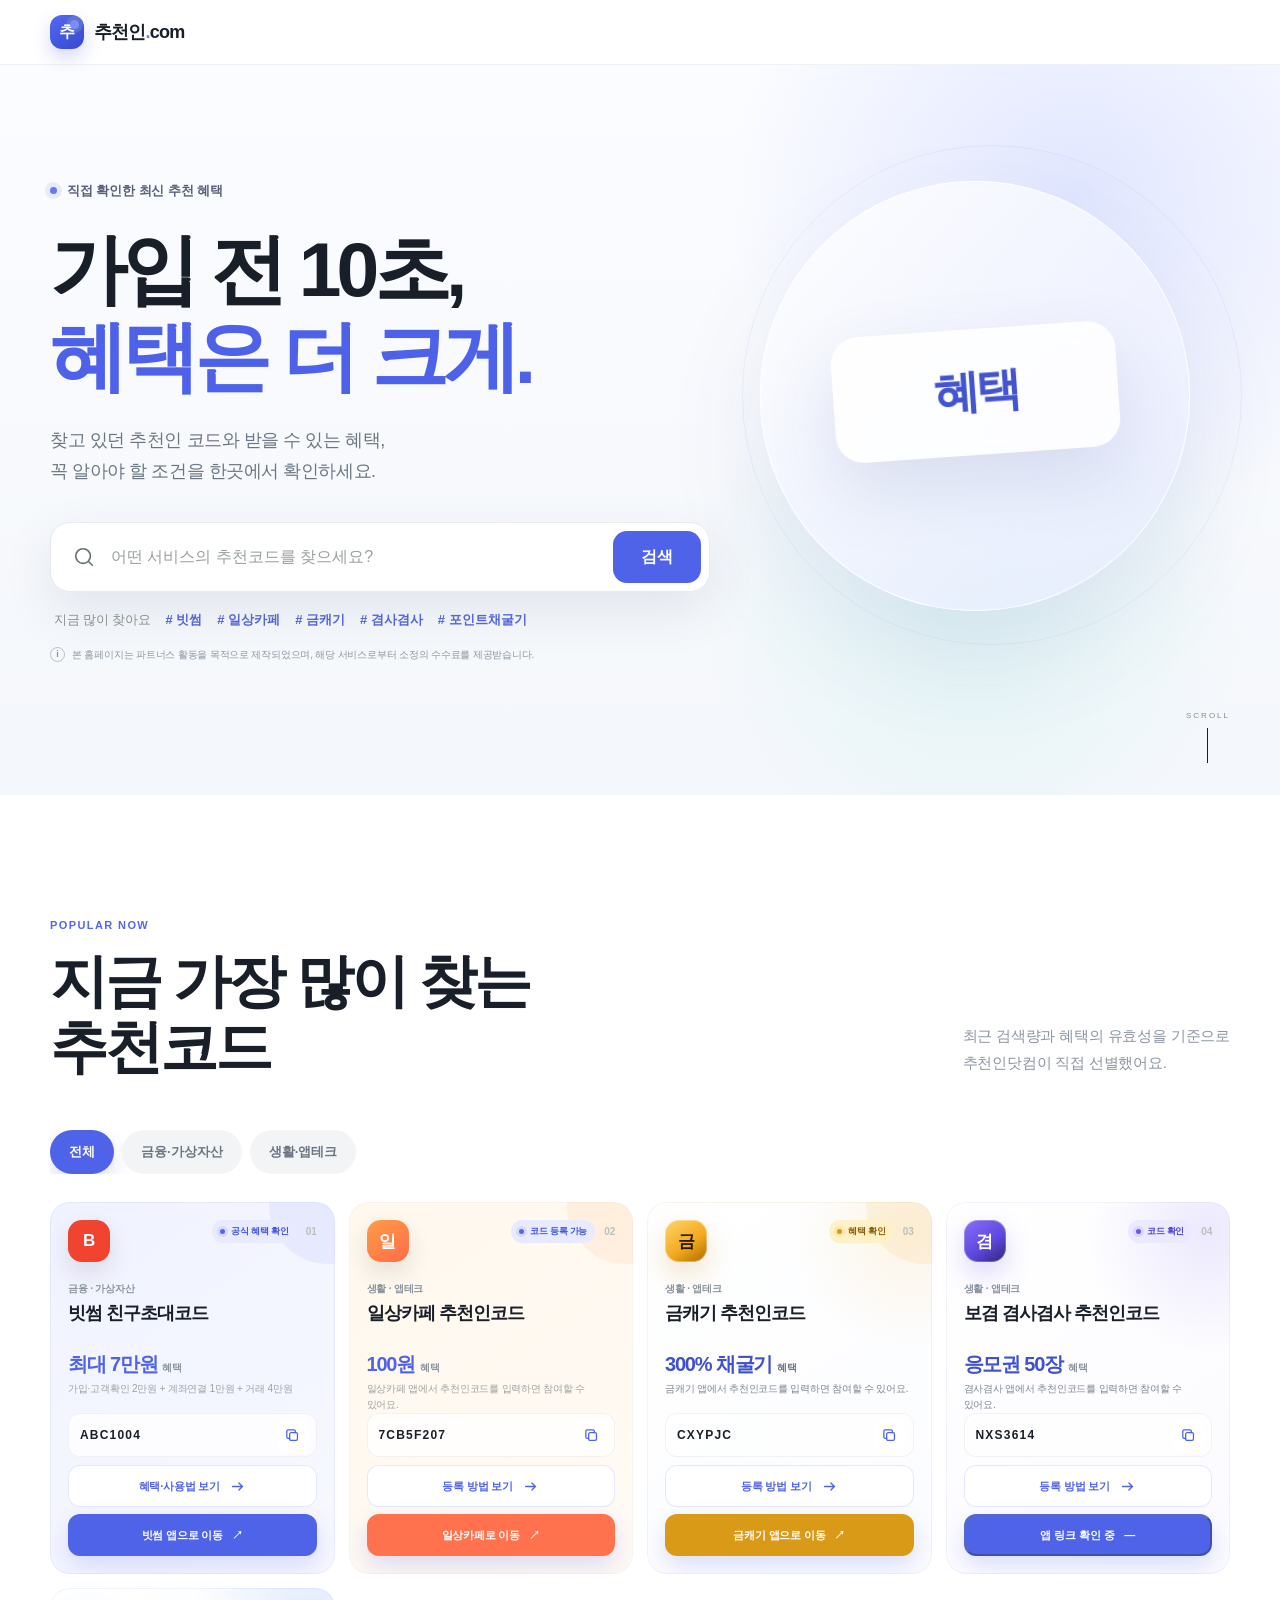
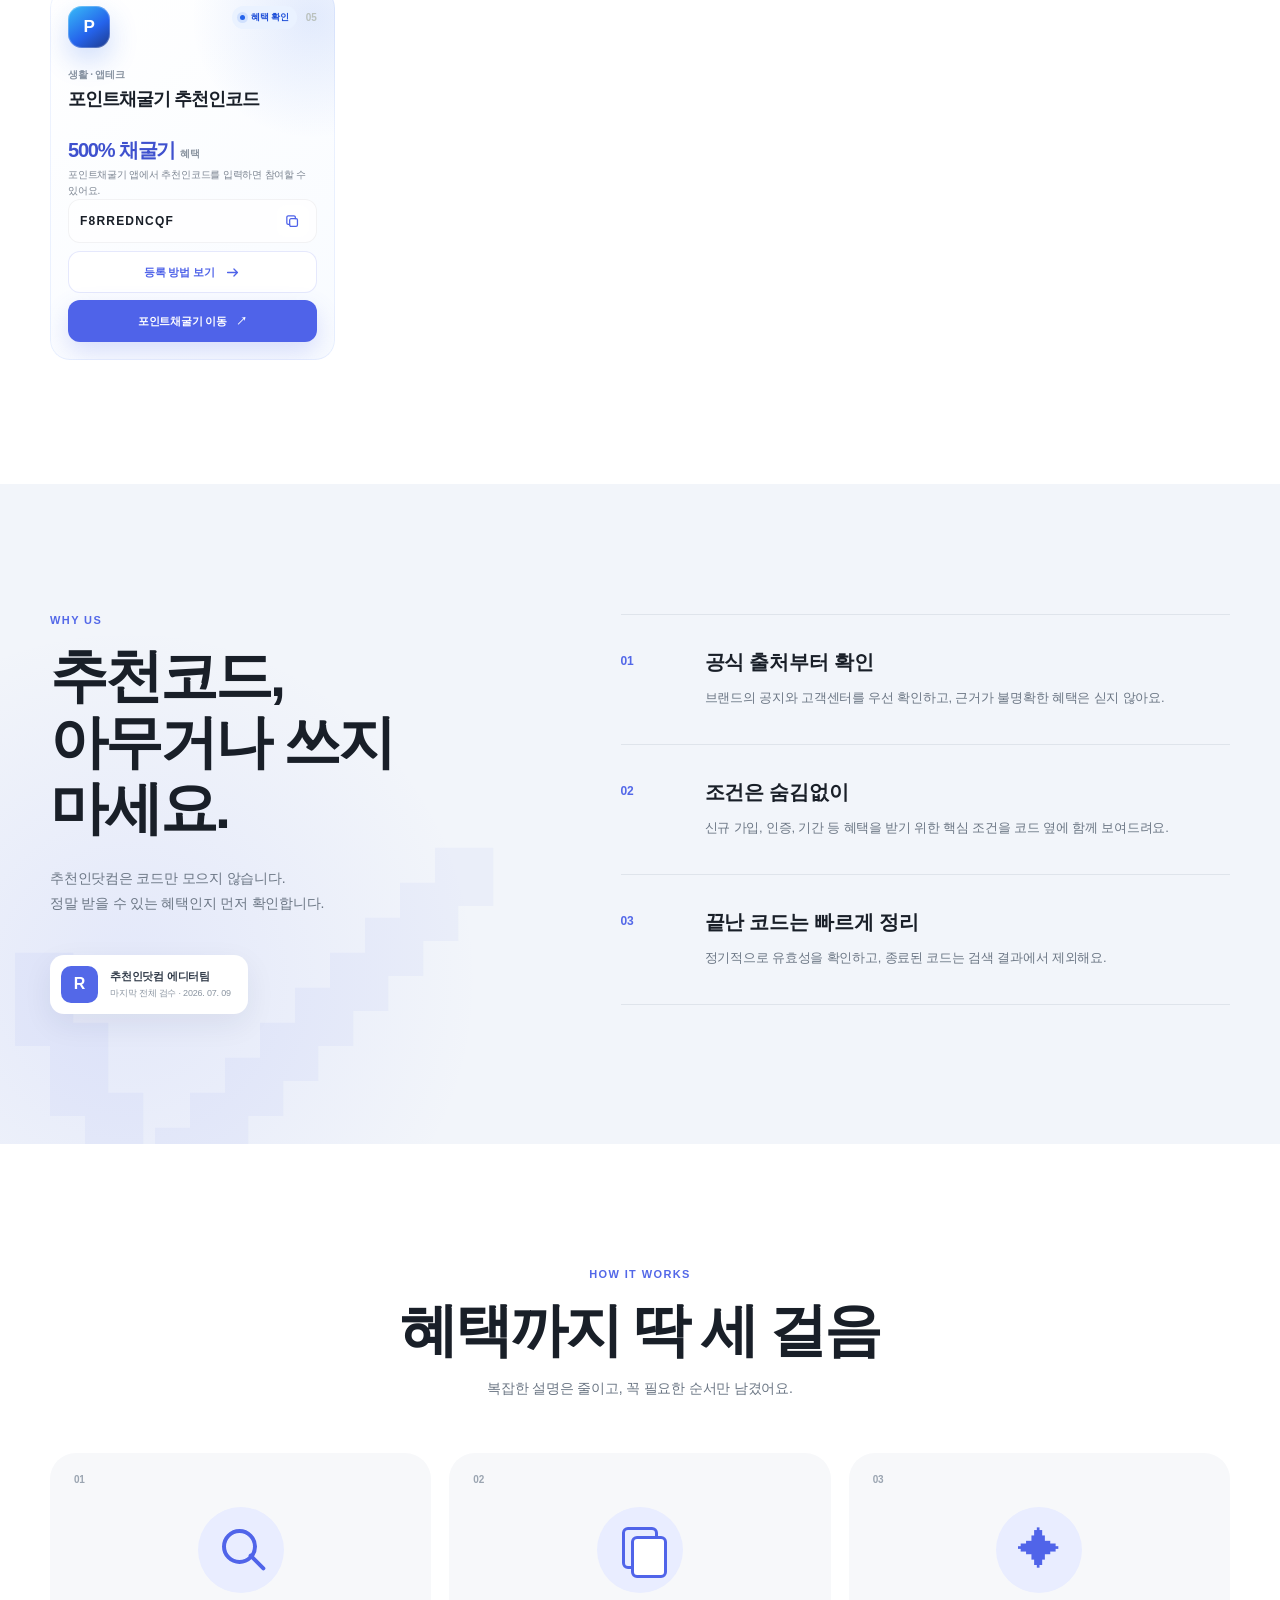
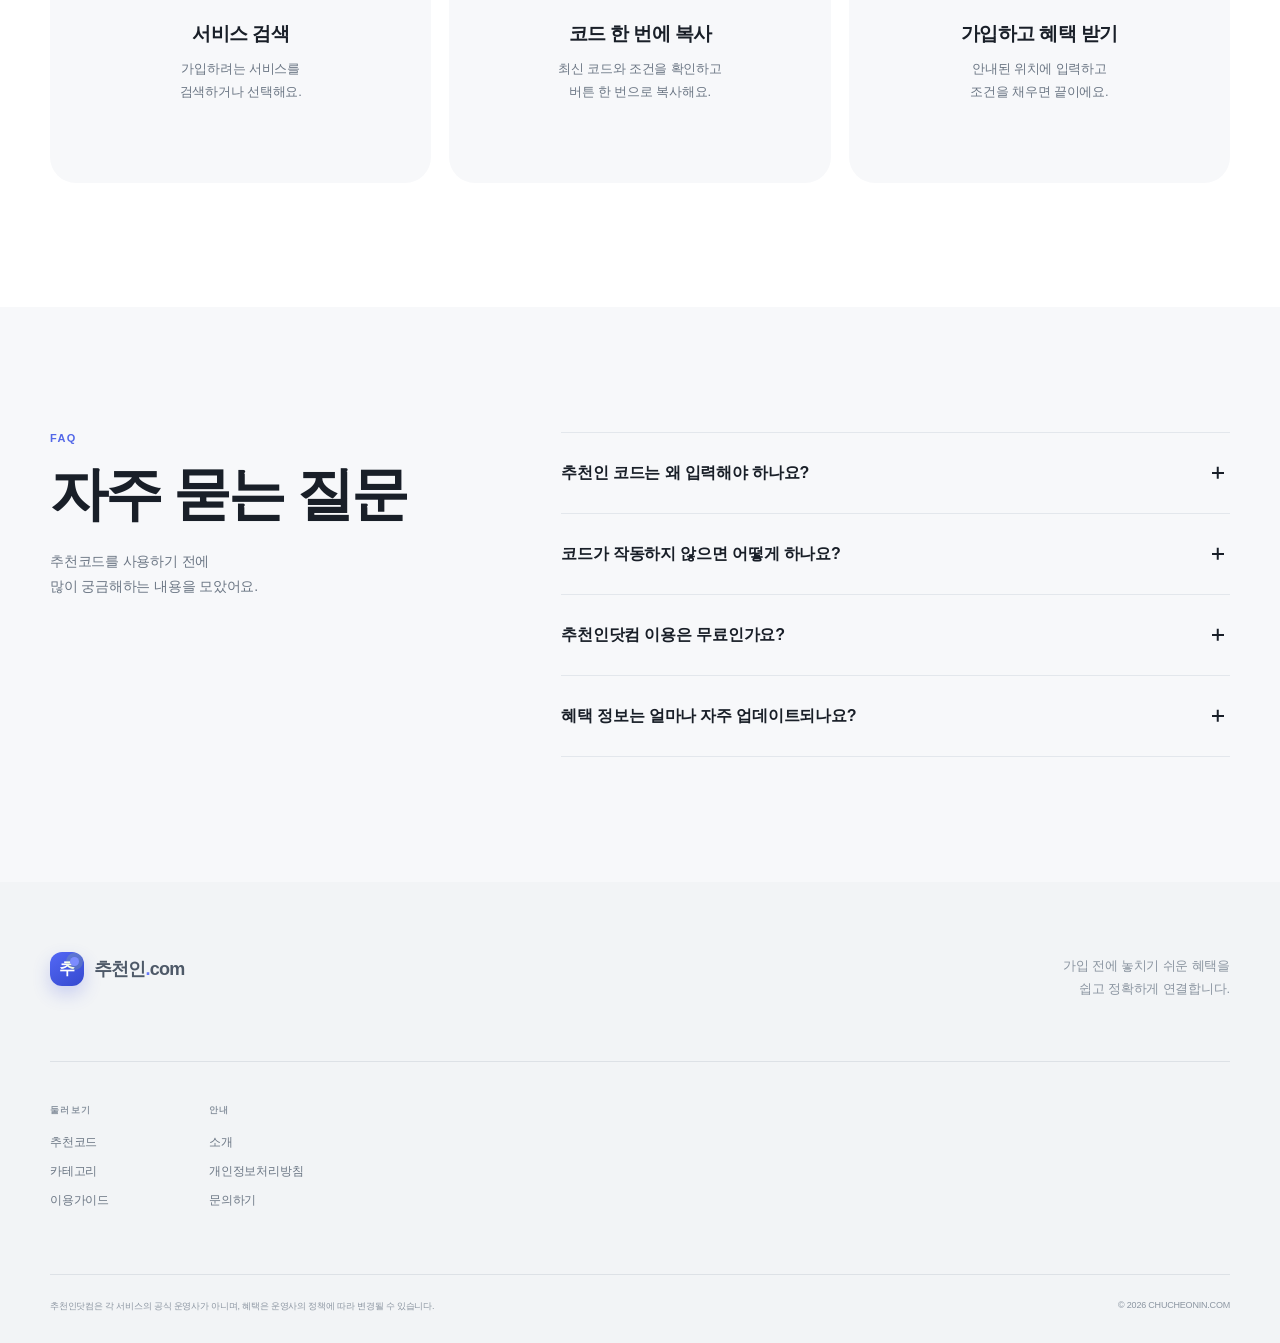
<file: index.html>
<!doctype html>
<html lang="ko">
<head>
  <meta charset="utf-8">
  <meta name="viewport" content="width=device-width, initial-scale=1, maximum-scale=1, minimum-scale=1, user-scalable=no">
  <!-- Google tag (gtag.js) -->
  <script async src="https://www.googletagmanager.com/gtag/js?id=G-Y10FEXDFD1"></script>
  <script>
    window.dataLayer = window.dataLayer || [];
    function gtag(){dataLayer.push(arguments);}
    gtag('js', new Date());
    gtag('config', 'G-Y10FEXDFD1');
  </script>
  <title>추천인닷컴 | 추천코드·친구초대 혜택을 한눈에</title>
  <meta name="description" content="빗썸, 일상카페, 금캐기, 겸사겸사, 포인트채굴기 추천인코드를 빠르게 복사하고 혜택, 등록 방법, 이용 조건을 한 번에 확인하세요.">
  <meta name="application-name" content="추천인닷컴">
  <meta name="apple-mobile-web-app-title" content="추천인닷컴">
  <meta name="robots" content="index,follow,max-image-preview:large">
  <link rel="canonical" href="https://chucheonin.com/">
  <meta property="og:type" content="website">
  <meta property="og:locale" content="ko_KR">
  <meta property="og:site_name" content="추천인닷컴">
  <meta property="og:title" content="추천인닷컴 | 놓치기 아까운 추천 혜택">
  <meta property="og:description" content="찾고, 확인하고, 한 번에 복사하세요. 최신 추천코드와 사용법을 깔끔하게 정리했습니다.">
  <meta property="og:url" content="https://chucheonin.com/">
  <meta property="og:image" content="https://chucheonin.com/assets/og-share-20260710.svg">
  <meta property="og:image:width" content="1200">
  <meta property="og:image:height" content="630">
  <meta name="twitter:card" content="summary_large_image">
  <meta name="theme-color" content="#f7f8f2">
  <link rel="icon" href="assets/favicon.svg" type="image/svg+xml">
  <link rel="manifest" href="site.webmanifest">
  <link rel="stylesheet" href="style.css">
  <script type="application/ld+json">
  {
    "@context": "https://schema.org",
    "@graph": [
      {
        "@type": "Organization",
        "@id": "https://chucheonin.com/#organization",
        "name": "추천인닷컴",
        "url": "https://chucheonin.com/",
        "logo": {
          "@type": "ImageObject",
          "url": "https://chucheonin.com/assets/logo.svg",
          "width": 512,
          "height": 512
        },
        "email": "mailto:chucheonincom@gmail.com"
      },
      {
        "@type": "WebSite",
        "@id": "https://chucheonin.com/#website",
        "url": "https://chucheonin.com/",
        "name": "추천인닷컴",
        "alternateName": ["추천인닷컴", "추천인.com", "chucheonin.com"],
        "inLanguage": "ko-KR",
        "publisher": {"@id": "https://chucheonin.com/#organization"},
        "potentialAction": {
          "@type": "SearchAction",
          "target": "https://chucheonin.com/?q={search_term_string}",
          "query-input": "required name=search_term_string"
        }
      },
      {
        "@type": "CollectionPage",
        "name": "추천인 코드 모음",
        "url": "https://chucheonin.com/",
        "isPartOf": {"@id": "https://chucheonin.com/#website"},
        "mainEntity": {
          "@type": "ItemList",
          "itemListElement": [
            {"@type":"ListItem","position":1,"name":"빗썸 친구초대코드","url":"https://chucheonin.com/bithumb-referral-code/"},
            {"@type":"ListItem","position":2,"name":"일상카페 추천인코드","url":"https://chucheonin.com/dailycafe-referral-code/"},
            {"@type":"ListItem","position":3,"name":"금캐기 추천인코드","url":"https://chucheonin.com/goldmining-referral-code/"},
            {"@type":"ListItem","position":4,"name":"보겸 겸사겸사 추천인코드","url":"https://chucheonin.com/gyeomsagyeomsa-referral-code/"},
            {"@type":"ListItem","position":5,"name":"포인트채굴기 추천인코드","url":"https://chucheonin.com/point-mining-referral-code/"}
          ]
        }
      },
      {
        "@type": "FAQPage",
        "mainEntity": [
          {
            "@type": "Question",
            "name": "추천인 코드는 왜 입력해야 하나요?",
            "acceptedAnswer": {"@type":"Answer","text":"서비스에 따라 신규 가입자와 추천인에게 포인트, 쿠폰 또는 현금성 혜택이 제공될 수 있습니다. 혜택과 조건은 서비스 정책에 따라 달라집니다."}
          },
          {
            "@type": "Question",
            "name": "코드가 작동하지 않으면 어떻게 하나요?",
            "acceptedAnswer": {"@type":"Answer","text":"오탈자, 입력 기한 만료, 기존 가입 이력, 본인인증 미완료 여부를 확인하고 상세 페이지의 참여 조건을 확인해 주세요."}
          },
          {
            "@type": "Question",
            "name": "추천인닷컴 이용은 무료인가요?",
            "acceptedAnswer": {"@type":"Answer","text":"모든 추천코드와 이용 가이드는 무료로 확인할 수 있습니다. 일부 링크를 통한 가입이 발생하면 운영 수수료를 받을 수 있습니다."}
          }
        ]
      }
    ]
  }
  </script>
</head>
<body>
  <a class="skip-link" href="#main">본문으로 바로가기</a>
  <header class="site-header">
    <div class="header-inner">
      <a class="brand" href="./" aria-label="추천인닷컴 홈">
        <span class="brand-mark" aria-hidden="true">추</span>
        <span>추천인<span class="brand-dot">.</span>com</span>
      </a>
    </div>
  </header>

  <main id="main">
    <section class="hero">
      <div class="hero-orbit orbit-one" aria-hidden="true"></div>
      <div class="hero-orbit orbit-two" aria-hidden="true"></div>
      <div class="container hero-inner">
        <div class="eyebrow reveal"><span></span> 직접 확인한 최신 추천 혜택</div>
        <h1 class="reveal">가입 전 10초,<br><em>혜택은 더 크게.</em></h1>
        <p class="hero-copy reveal">찾고 있던 추천인 코드와 받을 수 있는 혜택,<br class="desktop-only"> 꼭 알아야 할 조건을 한곳에서 확인하세요.</p>
        <form class="search-box reveal" role="search" id="service-search">
          <svg aria-hidden="true" viewBox="0 0 24 24"><path d="m21 21-4.35-4.35m2.35-5.65a8 8 0 1 1-16 0 8 8 0 0 1 16 0Z"/></svg>
          <label class="sr-only" for="search-input">서비스 이름 검색</label>
          <input id="search-input" type="search" placeholder="어떤 서비스의 추천코드를 찾으세요?" autocomplete="off">
          <button type="submit">검색</button>
        </form>
        <div class="quick-search reveal" aria-label="추천 검색어">
          <span>지금 많이 찾아요</span>
          <button type="button" data-search="빗썸"># 빗썸</button>
          <button type="button" data-search="일상카페"># 일상카페</button>
          <button type="button" data-search="금캐기"># 금캐기</button>
          <button type="button" data-search="겸사겸사"># 겸사겸사</button>
          <button type="button" data-search="포인트채굴기"># 포인트채굴기</button>
        </div>
        <aside class="hero-disclosure reveal" aria-label="파트너스 활동 안내">
          <span aria-hidden="true">i</span>
          <p>본 홈페이지는 파트너스 활동을 목적으로 제작되었으며, 해당 서비스로부터 소정의 수수료를 제공받습니다.</p>
        </aside>
      </div>
      <div class="hero-bottom" aria-hidden="true">
        <div class="scroll-cue"><span>SCROLL</span><i></i></div>
      </div>
    </section>

    <section class="section popular-section" id="popular">
      <div class="container">
        <div class="section-heading split-heading reveal">
          <div>
            <p class="section-kicker">POPULAR NOW</p>
            <h2>지금 가장 많이 찾는<br>추천코드</h2>
          </div>
          <p>최근 검색량과 혜택의 유효성을 기준으로<br>추천인닷컴이 직접 선별했어요.</p>
        </div>

        <div class="filter-row reveal" id="categories" aria-label="추천코드 카테고리">
          <button type="button" class="filter-chip is-active" data-filter="all">전체</button>
          <button type="button" class="filter-chip" data-filter="finance">금융·가상자산</button>
          <button type="button" class="filter-chip" data-filter="lifestyle">생활·앱테크</button>
        </div>

        <div class="card-grid multi-service-grid" id="service-grid">
          <article class="service-card featured reveal" data-category="finance" data-name="빗썸 7만원 친구초대 추천인 코드 가상자산 ABC1004">
            <div class="card-top">
              <div class="service-logo logo-bithumb">B</div>
              <div class="card-badges"><span class="status-live"><i></i> 공식 혜택 확인</span><span class="rank-badge">01</span></div>
            </div>
            <div class="card-main">
              <p class="card-category">금융 · 가상자산</p>
              <h3>빗썸 친구초대코드</h3>
              <p class="benefit"><strong>최대 7만원</strong><span>혜택</span></p>
              <p class="card-note">가입·고객확인 2만원 + 계좌연결 1만원 + 거래 4만원</p>
            </div>
            <div class="code-preview">
              <span>ABC1004</span>
              <button type="button" class="mini-copy" data-copy="ABC1004" aria-label="빗썸 추천코드 복사">
                <svg aria-hidden="true" viewBox="0 0 24 24"><rect x="8" y="8" width="11" height="11" rx="2"/><path d="M16 8V6a2 2 0 0 0-2-2H6a2 2 0 0 0-2 2v8a2 2 0 0 0 2 2h2"/></svg>
              </button>
            </div>
            <div class="offer-card-actions">
              <a class="secondary-offer-action" href="bithumb-referral-code/">
                혜택·사용법 보기
                <svg aria-hidden="true" viewBox="0 0 24 24"><path d="M5 12h14m-5-5 5 5-5 5"/></svg>
              </a>
              <a class="primary-offer-action" href="https://www.bithumb.com/react/referral/guide?referral=ABC1004" target="_blank" rel="sponsored noopener">
                빗썸 앱으로 이동
                <span aria-hidden="true">↗</span>
              </a>
            </div>
          </article>

          <article class="service-card dailycafe-card reveal" data-category="lifestyle" data-name="일상카페 추천인 추천 코드 앱테크 100원 7CB5F207">
            <div class="card-top">
              <div class="service-logo logo-dailycafe">일</div>
              <div class="card-badges"><span class="status-live"><i></i> 코드 등록 가능</span><span class="rank-badge">02</span></div>
            </div>
            <div class="card-main">
              <p class="card-category">생활 · 앱테크</p>
              <h3>일상카페 추천인코드</h3>
              <p class="benefit"><strong>100원</strong><span>혜택</span></p>
              <p class="card-note">일상카페 앱에서 추천인코드를 입력하면 참여할 수 있어요.</p>
            </div>
            <div class="code-preview">
              <span>7CB5F207</span>
              <button type="button" class="mini-copy" data-copy="7CB5F207" aria-label="일상카페 추천인코드 복사">
                <svg aria-hidden="true" viewBox="0 0 24 24"><rect x="8" y="8" width="11" height="11" rx="2"/><path d="M16 8V6a2 2 0 0 0-2-2H6a2 2 0 0 0-2 2v8a2 2 0 0 0 2 2h2"/></svg>
              </button>
            </div>
            <div class="offer-card-actions">
              <a class="secondary-offer-action" href="dailycafe-referral-code/">
                등록 방법 보기
                <svg aria-hidden="true" viewBox="0 0 24 24"><path d="M5 12h14m-5-5 5 5-5 5"/></svg>
              </a>
              <a class="primary-offer-action dailycafe-action" href="https://mapp.dailycafe.co.kr/app/link?seq=3767" target="_blank" rel="sponsored noopener">
                일상카페로 이동
                <span aria-hidden="true">↗</span>
              </a>
            </div>
          </article>

          <article class="service-card goldmining-card reveal" data-category="lifestyle" data-name="금캐기 추천인 추천 코드 앱테크 리워드 채굴기 CXYPJC 300%">
            <div class="card-top">
              <div class="service-logo logo-goldmining">금</div>
              <div class="card-badges"><span class="status-live"><i></i> 혜택 확인</span><span class="rank-badge">03</span></div>
            </div>
            <div class="card-main">
              <p class="card-category">생활 · 앱테크</p>
              <h3>금캐기 추천인코드</h3>
              <p class="benefit"><strong>300% 채굴기</strong><span>혜택</span></p>
              <p class="card-note">금캐기 앱에서 추천인코드를 입력하면 참여할 수 있어요.</p>
            </div>
            <div class="code-preview">
              <span>CXYPJC</span>
              <button type="button" class="mini-copy" data-copy="CXYPJC" aria-label="금캐기 추천인코드 복사">
                <svg aria-hidden="true" viewBox="0 0 24 24"><rect x="8" y="8" width="11" height="11" rx="2"/><path d="M16 8V6a2 2 0 0 0-2-2H6a2 2 0 0 0-2 2v8a2 2 0 0 0 2 2h2"/></svg>
              </button>
            </div>
            <div class="offer-card-actions">
              <a class="secondary-offer-action" href="goldmining-referral-code/">
                등록 방법 보기
                <svg aria-hidden="true" viewBox="0 0 24 24"><path d="M5 12h14m-5-5 5 5-5 5"/></svg>
              </a>
              <a class="primary-offer-action goldmining-action" href="https://goldmining.onelink.me/mGQ8/ekh3pmp9" target="_blank" rel="sponsored noopener">
                금캐기 앱으로 이동
                <span aria-hidden="true">↗</span>
              </a>
            </div>
          </article>

          <article class="service-card gyeomsagyeomsa-card reveal" data-category="lifestyle" data-name="보겸 겸사겸사 추천인 추천 코드 응모권 NXS3614 50장">
            <div class="card-top">
              <div class="service-logo logo-gyeomsagyeomsa">겸</div>
              <div class="card-badges"><span class="status-live"><i></i> 코드 확인</span><span class="rank-badge">04</span></div>
            </div>
            <div class="card-main">
              <p class="card-category">생활 · 앱테크</p>
              <h3>보겸 겸사겸사 추천인코드</h3>
              <p class="benefit"><strong>응모권 50장</strong><span>혜택</span></p>
              <p class="card-note">겸사겸사 앱에서 추천인코드를 입력하면 참여할 수 있어요.</p>
            </div>
            <div class="code-preview">
              <span>NXS3614</span>
              <button type="button" class="mini-copy" data-copy="NXS3614" aria-label="겸사겸사 추천인코드 복사">
                <svg aria-hidden="true" viewBox="0 0 24 24"><rect x="8" y="8" width="11" height="11" rx="2"/><path d="M16 8V6a2 2 0 0 0-2-2H6a2 2 0 0 0-2 2v8a2 2 0 0 0 2 2h2"/></svg>
              </button>
            </div>
            <div class="offer-card-actions">
              <a class="secondary-offer-action" href="gyeomsagyeomsa-referral-code/">
                등록 방법 보기
                <svg aria-hidden="true" viewBox="0 0 24 24"><path d="M5 12h14m-5-5 5 5-5 5"/></svg>
              </a>
              <button class="primary-offer-action disabled-offer-action" type="button" disabled>
                앱 링크 확인 중
                <span aria-hidden="true">—</span>
              </button>
            </div>
          </article>

          <article class="service-card pointmining-card reveal" data-category="lifestyle" data-name="포인트채굴기 추천인 추천 코드 앱테크 채굴기 F8RREDNCQF 500%">
            <div class="card-top">
              <div class="service-logo logo-pointmining">P</div>
              <div class="card-badges"><span class="status-live"><i></i> 혜택 확인</span><span class="rank-badge">05</span></div>
            </div>
            <div class="card-main">
              <p class="card-category">생활 · 앱테크</p>
              <h3>포인트채굴기 추천인코드</h3>
              <p class="benefit"><strong>500% 채굴기</strong><span>혜택</span></p>
              <p class="card-note">포인트채굴기 앱에서 추천인코드를 입력하면 참여할 수 있어요.</p>
            </div>
            <div class="code-preview">
              <span>F8RREDNCQF</span>
              <button type="button" class="mini-copy" data-copy="F8RREDNCQF" aria-label="포인트채굴기 추천인코드 복사">
                <svg aria-hidden="true" viewBox="0 0 24 24"><rect x="8" y="8" width="11" height="11" rx="2"/><path d="M16 8V6a2 2 0 0 0-2-2H6a2 2 0 0 0-2 2v8a2 2 0 0 0 2 2h2"/></svg>
              </button>
            </div>
            <div class="offer-card-actions">
              <a class="secondary-offer-action" href="point-mining-referral-code/">
                등록 방법 보기
                <svg aria-hidden="true" viewBox="0 0 24 24"><path d="M5 12h14m-5-5 5 5-5 5"/></svg>
              </a>
              <a class="primary-offer-action pointmining-action" href="https://cpu.snapplay.io/landing_app?af_sub1=F8RREDNCQF" target="_blank" rel="sponsored noopener">
                포인트채굴기 이동
                <span aria-hidden="true">↗</span>
              </a>
            </div>
          </article>
        </div>
        <div class="empty-state" id="empty-state" hidden>
          <span>⌕</span>
          <h3>일치하는 추천코드가 없어요</h3>
          <p>다른 서비스 이름이나 카테고리로 검색해 보세요.</p>
          <button type="button" id="reset-search">전체 코드 보기</button>
        </div>
      </div>
    </section>

    <section class="proof-section" id="guide">
      <div class="container">
        <div class="proof-grid">
          <div class="proof-heading reveal">
            <p class="section-kicker light">WHY US</p>
            <h2>추천코드,<br>아무거나 쓰지 마세요.</h2>
            <p>추천인닷컴은 코드만 모으지 않습니다.<br>정말 받을 수 있는 혜택인지 먼저 확인합니다.</p>
            <div class="editor-card">
              <div class="editor-avatar">R</div>
              <div><strong>추천인닷컴 에디터팀</strong><span>마지막 전체 검수 · 2026. 07. 09</span></div>
            </div>
          </div>
          <ol class="proof-list">
            <li class="reveal">
              <span>01</span>
              <div><h3>공식 출처부터 확인</h3><p>브랜드의 공지와 고객센터를 우선 확인하고, 근거가 불명확한 혜택은 싣지 않아요.</p></div>
            </li>
            <li class="reveal">
              <span>02</span>
              <div><h3>조건은 숨김없이</h3><p>신규 가입, 인증, 기간 등 혜택을 받기 위한 핵심 조건을 코드 옆에 함께 보여드려요.</p></div>
            </li>
            <li class="reveal">
              <span>03</span>
              <div><h3>끝난 코드는 빠르게 정리</h3><p>정기적으로 유효성을 확인하고, 종료된 코드는 검색 결과에서 제외해요.</p></div>
            </li>
          </ol>
        </div>
      </div>
    </section>

    <section class="section how-section">
      <div class="container">
        <div class="section-heading centered reveal">
          <p class="section-kicker">HOW IT WORKS</p>
          <h2>혜택까지 딱 세 걸음</h2>
          <p>복잡한 설명은 줄이고, 꼭 필요한 순서만 남겼어요.</p>
        </div>
        <div class="steps-grid">
          <article class="step-card reveal">
            <span class="step-number">01</span>
            <div class="step-icon search-icon" aria-hidden="true"></div>
            <h3>서비스 검색</h3>
            <p>가입하려는 서비스를<br>검색하거나 선택해요.</p>
          </article>
          <article class="step-card reveal">
            <span class="step-number">02</span>
            <div class="step-icon copy-icon" aria-hidden="true"></div>
            <h3>코드 한 번에 복사</h3>
            <p>최신 코드와 조건을 확인하고<br>버튼 한 번으로 복사해요.</p>
          </article>
          <article class="step-card reveal">
            <span class="step-number">03</span>
            <div class="step-icon gift-icon" aria-hidden="true"></div>
            <h3>가입하고 혜택 받기</h3>
            <p>안내된 위치에 입력하고<br>조건을 채우면 끝이에요.</p>
          </article>
        </div>
      </div>
    </section>

    <section class="faq-section">
      <div class="container faq-wrap">
        <div class="faq-heading reveal">
          <p class="section-kicker">FAQ</p>
          <h2>자주 묻는 질문</h2>
          <p>추천코드를 사용하기 전에<br>많이 궁금해하는 내용을 모았어요.</p>
        </div>
        <div class="accordion" data-accordion>
          <details class="reveal">
            <summary>추천인 코드는 왜 입력해야 하나요?<span></span></summary>
            <p>서비스에 따라 신규 가입자와 추천인 모두에게 포인트, 쿠폰 또는 현금성 혜택이 제공될 수 있습니다. 단, 혜택과 조건은 서비스 정책에 따라 달라지므로 상세 페이지에서 조건을 먼저 확인해 주세요.</p>
          </details>
          <details class="reveal">
            <summary>코드가 작동하지 않으면 어떻게 하나요?<span></span></summary>
            <p>오탈자, 입력 기한 만료, 기존 가입 이력, 본인인증 미완료가 흔한 원인입니다. 복사 버튼으로 다시 입력하고 상세 페이지의 참여 조건을 확인해 주세요.</p>
          </details>
          <details class="reveal">
            <summary>추천인닷컴 이용은 무료인가요?<span></span></summary>
            <p>네, 모든 추천코드와 이용 가이드는 무료로 확인할 수 있습니다. 일부 링크를 통한 가입이 발생하면 운영 수수료를 받을 수 있으며, 이용자가 받는 혜택에는 영향을 주지 않습니다.</p>
          </details>
          <details class="reveal">
            <summary>혜택 정보는 얼마나 자주 업데이트되나요?<span></span></summary>
            <p>공식 공지와 고객센터를 기준으로 정기 확인합니다. 혜택은 예고 없이 변경될 수 있으므로 가입 직전 연결된 공식 페이지에서 최종 조건을 함께 확인하는 것이 가장 안전합니다.</p>
          </details>
        </div>
      </div>
    </section>

  </main>

  <footer class="site-footer">
    <div class="container">
      <div class="footer-top">
        <a class="brand footer-brand" href="./"><span class="brand-mark">추</span><span>추천인<span class="brand-dot">.</span>com</span></a>
        <p>가입 전에 놓치기 쉬운 혜택을<br>쉽고 정확하게 연결합니다.</p>
      </div>
      <div class="footer-links">
        <div><strong>둘러보기</strong><a href="#popular">추천코드</a><a href="#categories">카테고리</a><a href="#guide">이용가이드</a></div>
        <div><strong>안내</strong><a href="about/">소개</a><a href="privacy/">개인정보처리방침</a><a href="mailto:chucheonincom@gmail.com">문의하기</a></div>
      </div>
      <div class="footer-bottom">
        <p>추천인닷컴은 각 서비스의 공식 운영사가 아니며, 혜택은 운영사의 정책에 따라 변경될 수 있습니다.</p>
        <span>© 2026 CHUCHEONIN.COM</span>
      </div>
    </div>
  </footer>
  <div class="toast" role="status" aria-live="polite" aria-atomic="true"><span>✓</span><p><strong>복사했어요!</strong><small>가입 화면에 붙여넣으세요.</small></p></div>
  <script src="script.js" defer></script>
</body>
</html>
</file>
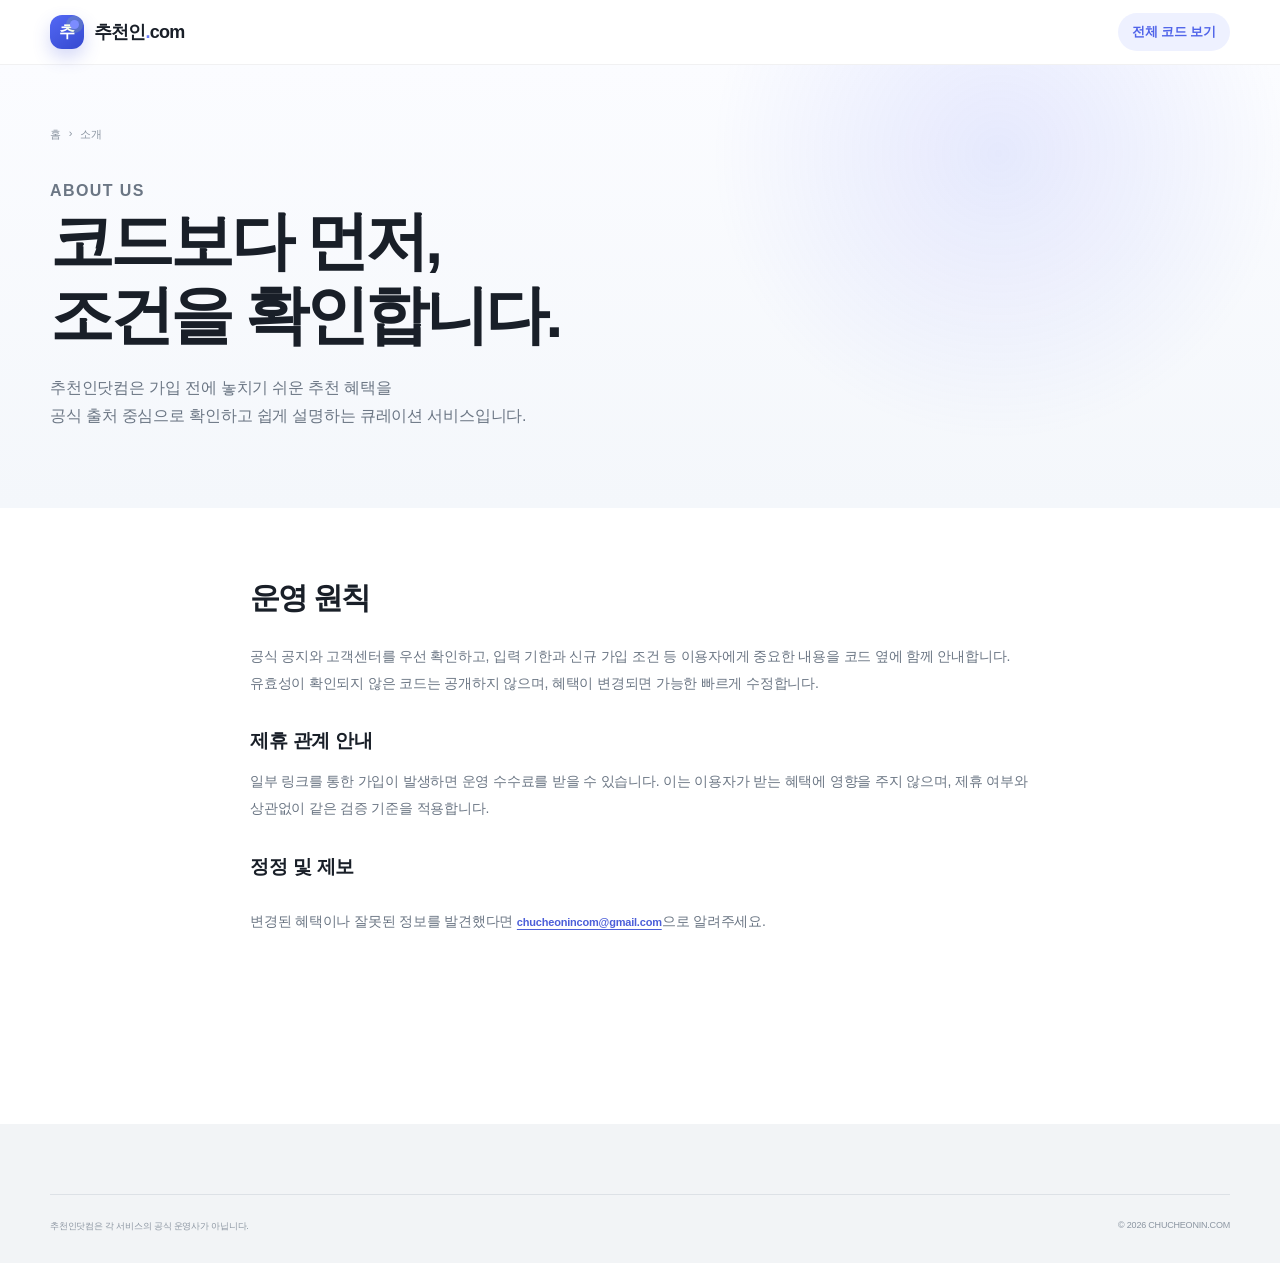
<file: about/index.html>
<!doctype html>
<html lang="ko">
<head>
  <meta charset="utf-8"><meta name="viewport" content="width=device-width,initial-scale=1">
  <!-- Google tag (gtag.js) -->
  <script async src="https://www.googletagmanager.com/gtag/js?id=G-Y10FEXDFD1"></script>
  <script>
    window.dataLayer = window.dataLayer || [];
    function gtag(){dataLayer.push(arguments);}
    gtag('js', new Date());
    gtag('config', 'G-Y10FEXDFD1');
  </script>
  <title>추천인닷컴 소개</title>
  <meta name="description" content="추천인닷컴의 추천코드 검증 원칙과 운영 기준을 소개합니다.">
  <meta name="application-name" content="추천인닷컴">
  <meta name="apple-mobile-web-app-title" content="추천인닷컴">
  <meta name="robots" content="index,follow,max-image-preview:large">
  <link rel="canonical" href="https://chucheonin.com/about/">
  <meta property="og:type" content="website">
  <meta property="og:locale" content="ko_KR">
  <meta property="og:site_name" content="추천인닷컴">
  <meta property="og:title" content="추천인닷컴 소개">
  <meta property="og:description" content="추천코드의 공식 출처와 혜택 조건을 확인하는 추천인닷컴의 운영 원칙을 소개합니다.">
  <meta property="og:url" content="https://chucheonin.com/about/">
  <meta property="og:image" content="https://chucheonin.com/assets/og-share-20260710.svg">
  <meta property="og:image:width" content="1200">
  <meta property="og:image:height" content="630">
  <meta name="twitter:card" content="summary_large_image">
  <meta name="theme-color" content="#f7f8f2">
  <link rel="icon" href="../assets/favicon.svg" type="image/svg+xml"><link rel="manifest" href="../site.webmanifest"><link rel="stylesheet" href="../style.css">
  <script type="application/ld+json">
  {
    "@context": "https://schema.org",
    "@graph": [
      {
        "@type": "Organization",
        "@id": "https://chucheonin.com/#organization",
        "name": "추천인닷컴",
        "url": "https://chucheonin.com/",
        "logo": {"@type":"ImageObject","url":"https://chucheonin.com/assets/logo.svg","width":512,"height":512}
      },
      {
        "@type": "WebSite",
        "@id": "https://chucheonin.com/#website",
        "url": "https://chucheonin.com/",
        "name": "추천인닷컴",
        "alternateName": ["추천인닷컴", "추천인.com", "chucheonin.com"],
        "inLanguage": "ko-KR",
        "publisher": {"@id":"https://chucheonin.com/#organization"}
      },
      {
        "@type": "AboutPage",
        "@id": "https://chucheonin.com/about/#webpage",
        "url": "https://chucheonin.com/about/",
        "name": "추천인닷컴 소개",
        "description": "추천인닷컴의 추천코드 검증 원칙과 운영 기준",
        "inLanguage": "ko-KR",
        "isPartOf": {"@id": "https://chucheonin.com/#website"},
        "about": {"@id": "https://chucheonin.com/#organization"}
      },
      {
        "@type": "BreadcrumbList",
        "itemListElement": [
          {"@type":"ListItem","position":1,"name":"홈","item":"https://chucheonin.com/"},
          {"@type":"ListItem","position":2,"name":"추천인닷컴 소개"}
        ]
      }
    ]
  }
  </script>
</head>
<body class="detail-body">
  <header class="site-header"><div class="header-inner"><a class="brand" href="../" aria-label="추천인닷컴 홈"><span class="brand-mark">추</span><span>추천인<span class="brand-dot">.</span>com</span></a><a class="header-action" href="../#popular">전체 코드 보기</a></div></header>
  <main><section class="detail-hero"><div class="container detail-title"><div class="breadcrumbs"><a href="../">홈</a><span>›</span><span>소개</span></div><p class="section-kicker">ABOUT US</p><h1>코드보다 먼저,<br>조건을 확인합니다.</h1><p>추천인닷컴은 가입 전에 놓치기 쉬운 추천 혜택을<br>공식 출처 중심으로 확인하고 쉽게 설명하는 큐레이션 서비스입니다.</p></div></section><div class="container" style="max-width:780px;padding-top:70px;padding-bottom:110px"><section class="detail-section"><h2>운영 원칙</h2><p>공식 공지와 고객센터를 우선 확인하고, 입력 기한과 신규 가입 조건 등 이용자에게 중요한 내용을 코드 옆에 함께 안내합니다. 유효성이 확인되지 않은 코드는 공개하지 않으며, 혜택이 변경되면 가능한 빠르게 수정합니다.</p><h3>제휴 관계 안내</h3><p>일부 링크를 통한 가입이 발생하면 운영 수수료를 받을 수 있습니다. 이는 이용자가 받는 혜택에 영향을 주지 않으며, 제휴 여부와 상관없이 같은 검증 기준을 적용합니다.</p><h3>정정 및 제보</h3><p>변경된 혜택이나 잘못된 정보를 발견했다면 <a class="source-link" href="mailto:chucheonincom@gmail.com">chucheonincom@gmail.com</a>으로 알려주세요.</p></section></div></main>
  <footer class="site-footer"><div class="container"><div class="footer-bottom"><p>추천인닷컴은 각 서비스의 공식 운영사가 아닙니다.</p><span>© 2026 CHUCHEONIN.COM</span></div></div></footer>
</body>
</html>
</file>
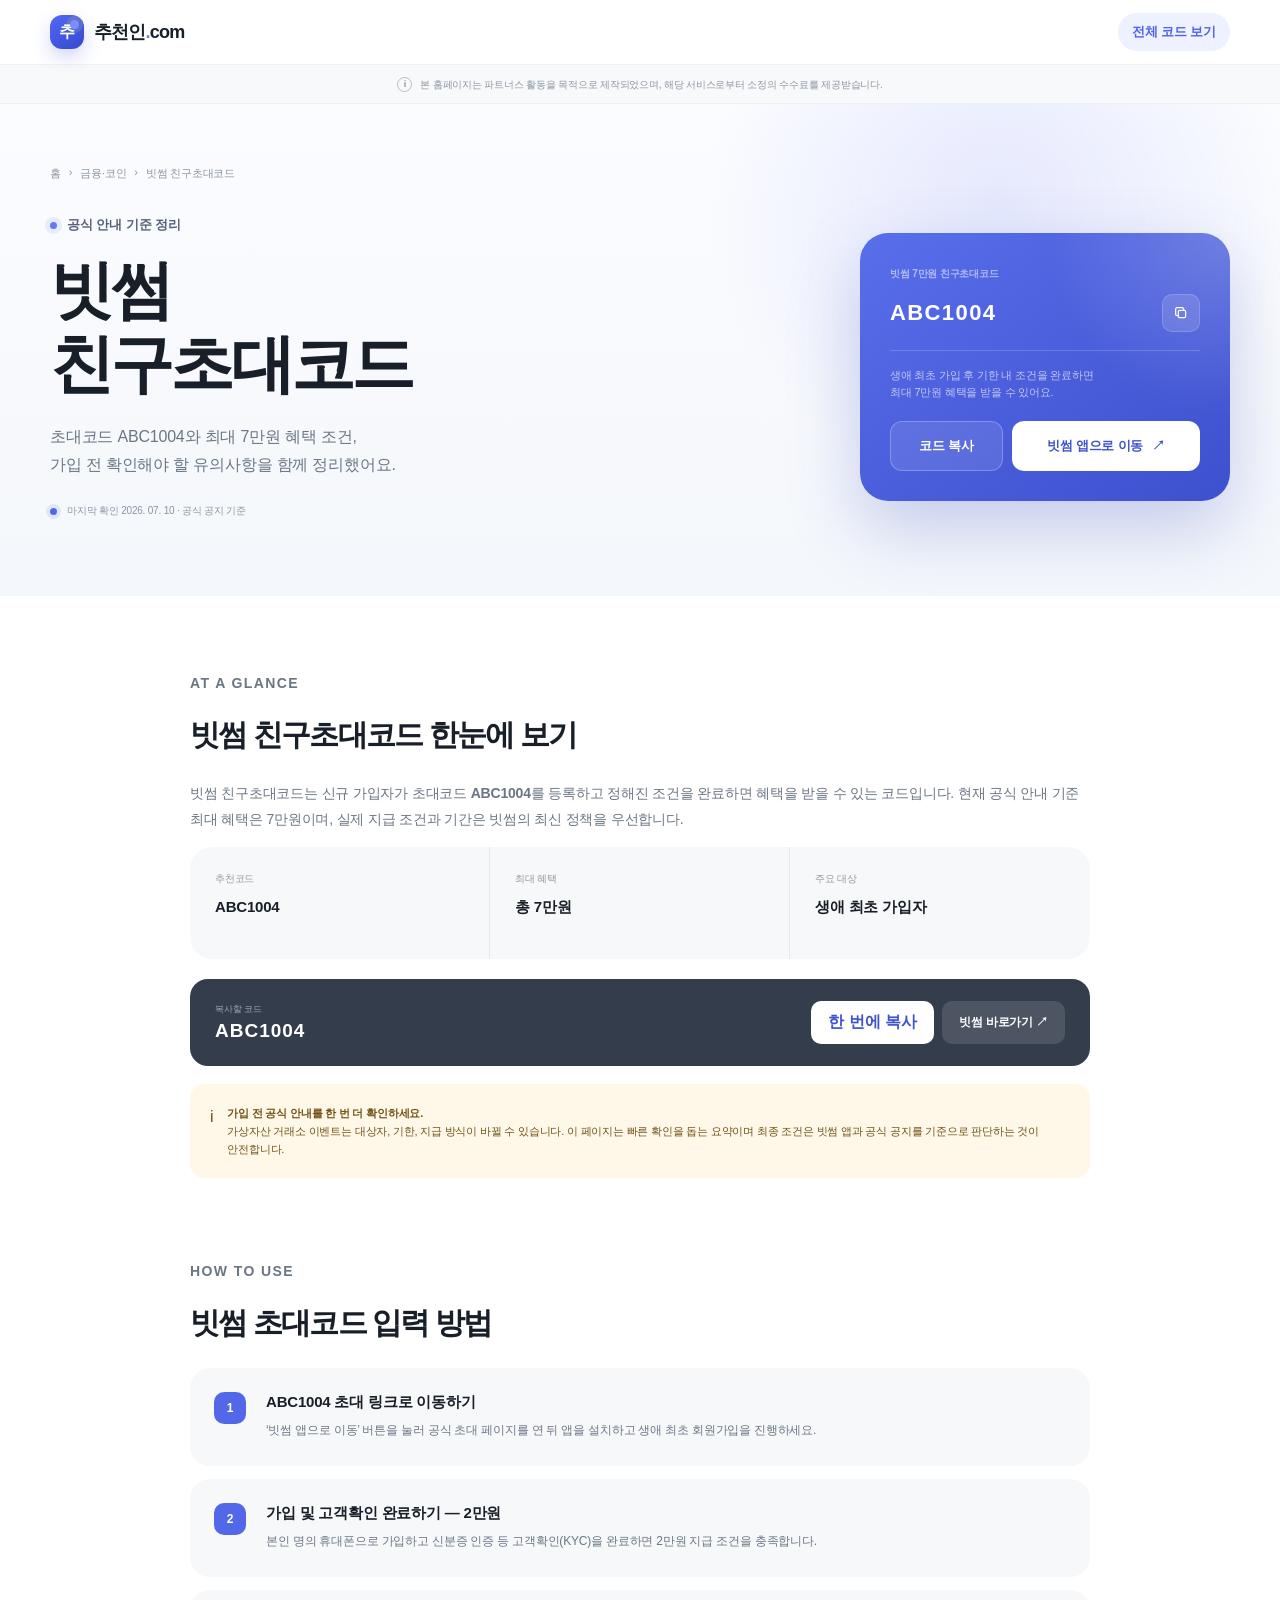
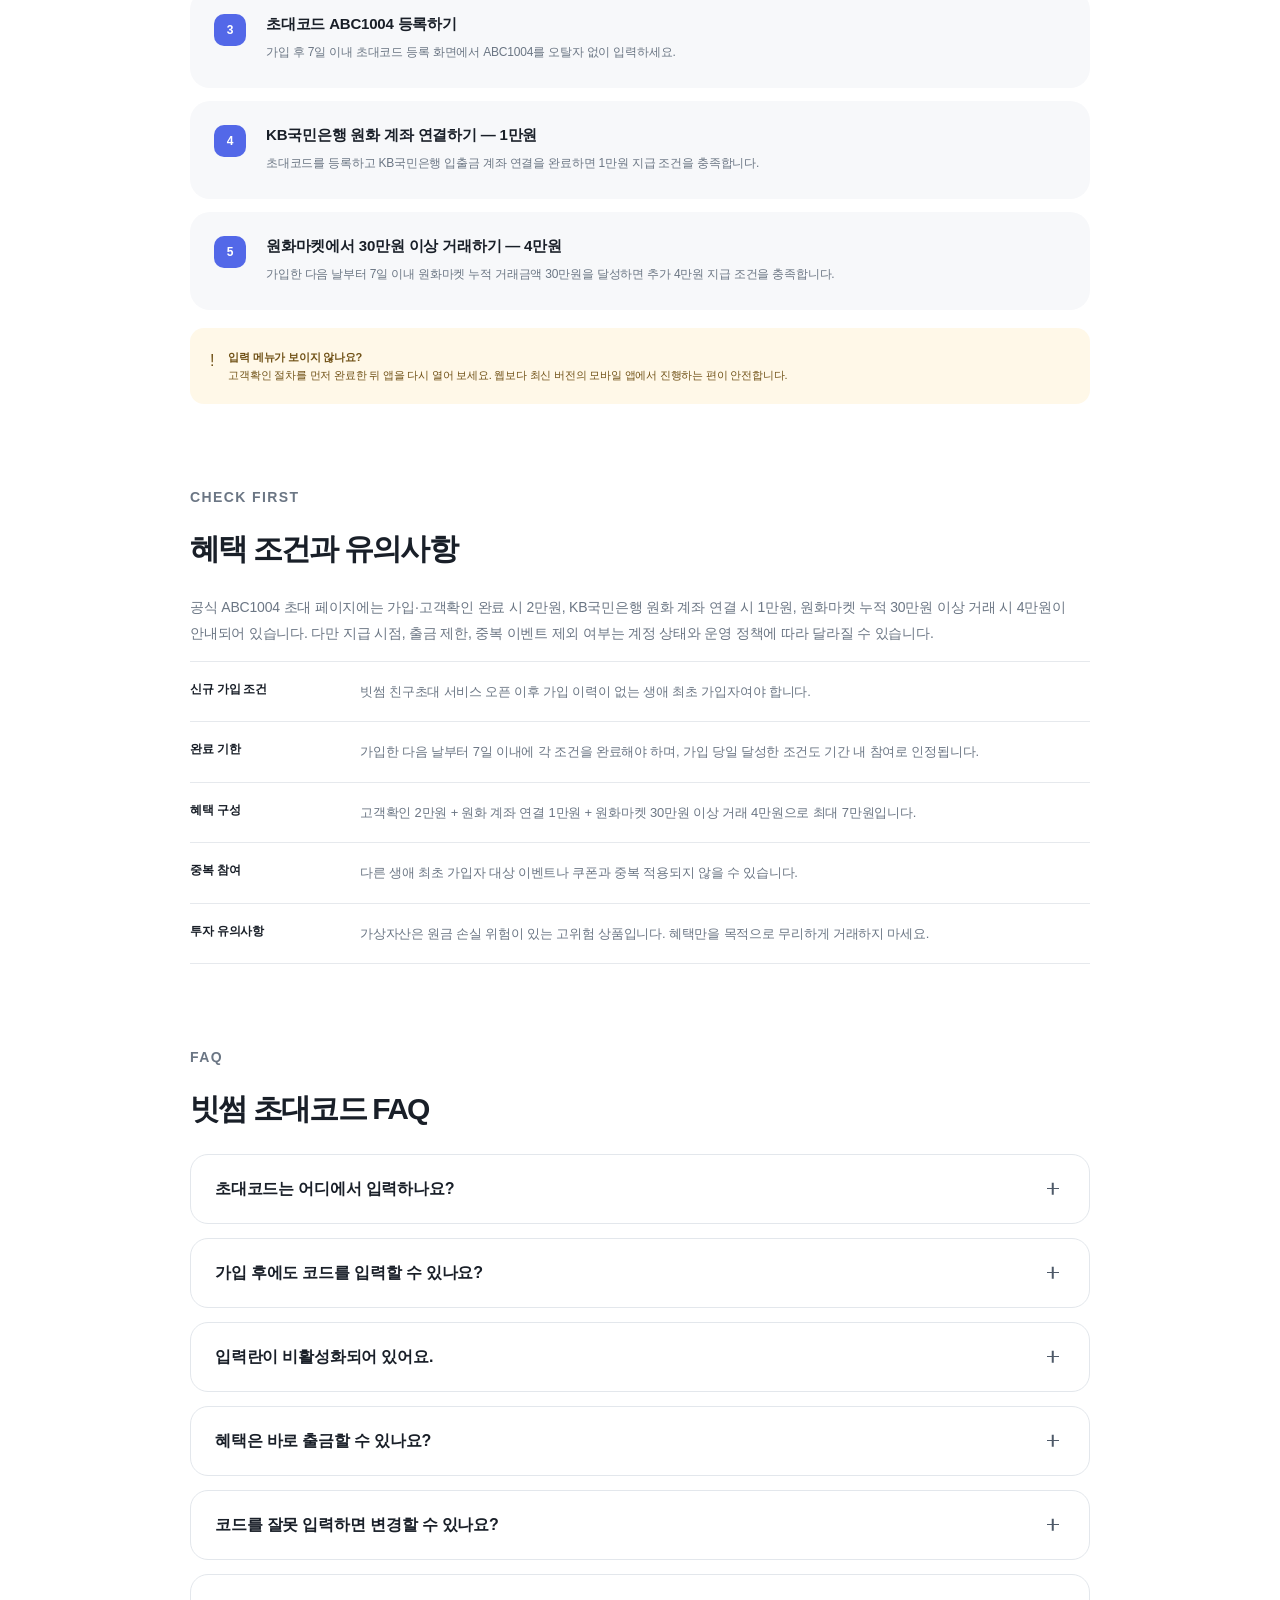
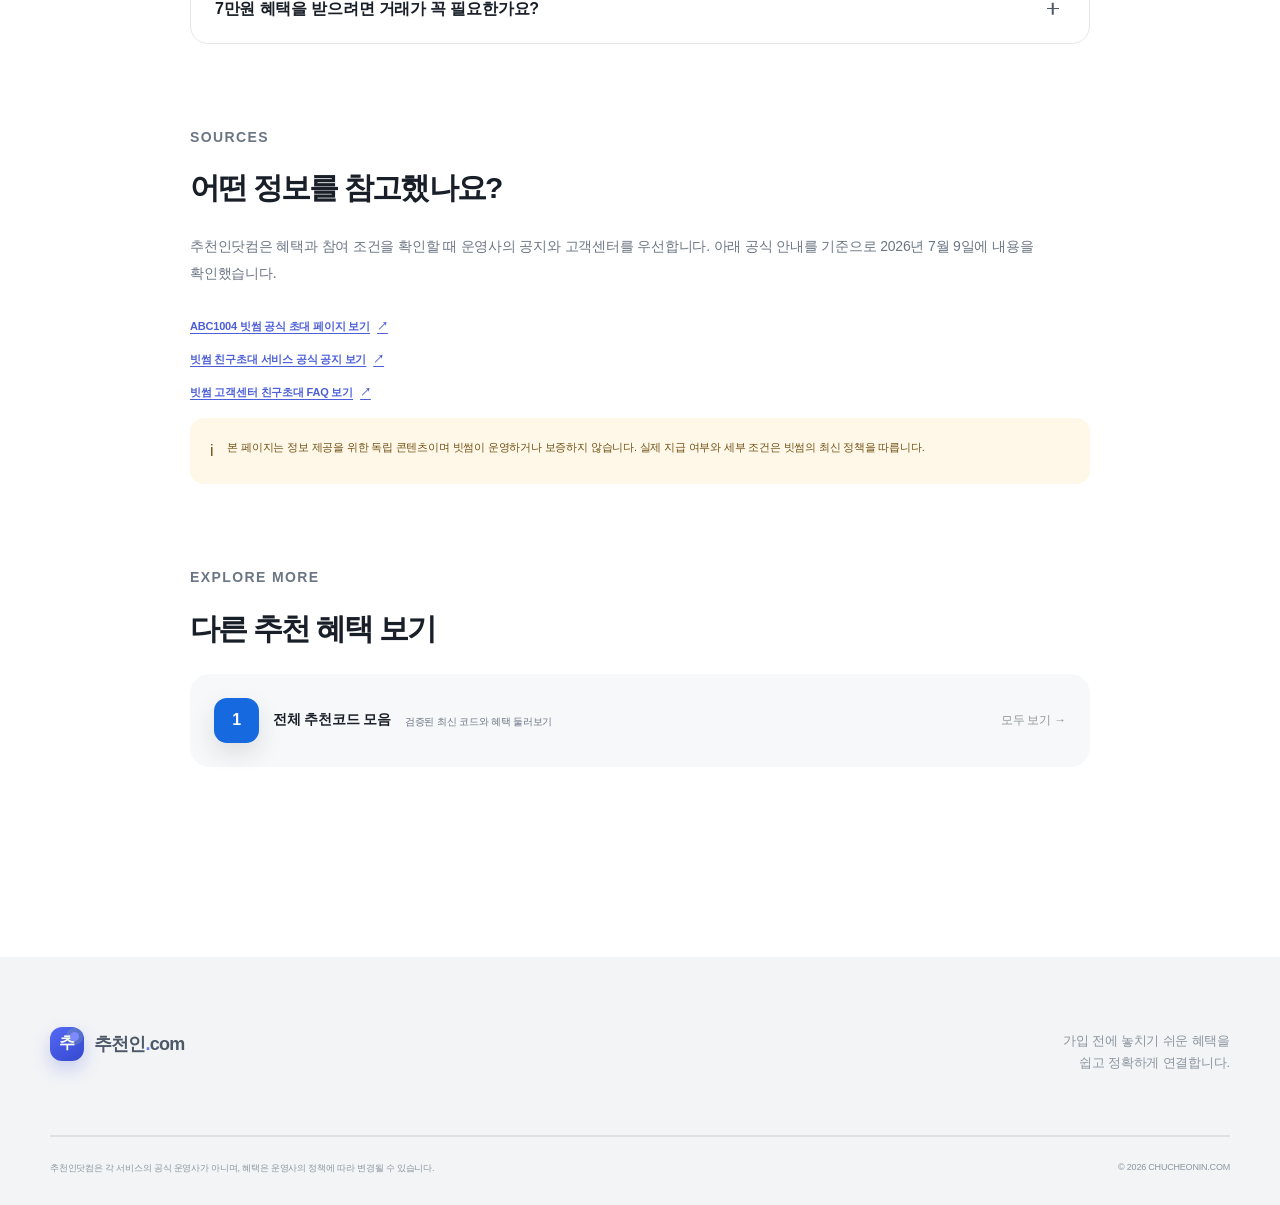
<file: bithumb-referral-code/index.html>
<!doctype html>
<html lang="ko">
<head>
  <meta charset="utf-8">
  <meta name="viewport" content="width=device-width, initial-scale=1">
  <!-- Google tag (gtag.js) -->
  <script async src="https://www.googletagmanager.com/gtag/js?id=G-Y10FEXDFD1"></script>
  <script>
    window.dataLayer = window.dataLayer || [];
    function gtag(){dataLayer.push(arguments);}
    gtag('js', new Date());
    gtag('config', 'G-Y10FEXDFD1');
  </script>
  <title>빗썸 친구초대코드 ABC1004 | 7만원 혜택·입력 방법</title>
  <meta name="description" content="빗썸 친구초대코드 ABC1004 복사, 초대코드 입력 방법, 최대 7만원 혜택 조건과 유의사항을 공식 안내 기준으로 한 번에 확인하세요.">
  <meta name="application-name" content="추천인닷컴">
  <meta name="apple-mobile-web-app-title" content="추천인닷컴">
  <meta name="robots" content="index,follow,max-image-preview:large">
  <link rel="canonical" href="https://chucheonin.com/bithumb-referral-code/">
  <meta property="og:type" content="article">
  <meta property="og:locale" content="ko_KR">
  <meta property="og:site_name" content="추천인닷컴">
  <meta property="og:title" content="빗썸 7만원 친구초대코드 ABC1004">
  <meta property="og:description" content="ABC1004 코드 복사부터 최대 7만원 혜택 조건, 입력 방법, 투자 유의사항까지 한 번에 확인하세요.">
  <meta property="og:url" content="https://chucheonin.com/bithumb-referral-code/">
  <meta property="og:image" content="https://chucheonin.com/assets/og-share-20260710.svg">
  <meta property="og:image:width" content="1200">
  <meta property="og:image:height" content="630">
  <meta property="article:published_time" content="2026-07-09">
  <meta property="article:modified_time" content="2026-07-10">
  <meta name="twitter:card" content="summary_large_image">
  <meta name="theme-color" content="#f7f8f2">
  <link rel="icon" href="../assets/favicon.svg" type="image/svg+xml">
  <link rel="manifest" href="../site.webmanifest">
  <link rel="stylesheet" href="../style.css">
  <script type="application/ld+json">
  {
    "@context": "https://schema.org",
    "@graph": [
      {
        "@type": "Organization",
        "@id": "https://chucheonin.com/#organization",
        "name": "추천인닷컴",
        "url": "https://chucheonin.com/",
        "logo": {"@type":"ImageObject","url":"https://chucheonin.com/assets/logo.svg","width":512,"height":512},
        "email": "mailto:chucheonincom@gmail.com"
      },
      {
        "@type": "WebSite",
        "@id": "https://chucheonin.com/#website",
        "url": "https://chucheonin.com/",
        "name": "추천인닷컴",
        "alternateName": ["추천인닷컴", "추천인.com", "chucheonin.com"],
        "inLanguage": "ko-KR",
        "publisher": {"@id":"https://chucheonin.com/#organization"}
      },
      {
        "@type": "Article",
        "@id": "https://chucheonin.com/bithumb-referral-code/#article",
        "headline": "빗썸 친구초대코드 ABC1004 | 7만원 혜택·입력 방법",
        "description": "빗썸 친구초대코드 ABC1004와 최대 7만원 혜택 조건, 초대코드 입력 방법, 유의사항을 정리한 가이드",
        "datePublished": "2026-07-09",
        "dateModified": "2026-07-10",
        "inLanguage": "ko-KR",
        "mainEntityOfPage": "https://chucheonin.com/bithumb-referral-code/",
        "image": {"@type":"ImageObject","url":"https://chucheonin.com/assets/og-home.svg","width":1200,"height":630},
        "author": {"@type":"Organization","name":"추천인닷컴 에디터팀","url":"https://chucheonin.com/about/"},
        "publisher": {"@type":"Organization","@id":"https://chucheonin.com/#organization","name":"추천인닷컴","url":"https://chucheonin.com/","logo":{"@type":"ImageObject","url":"https://chucheonin.com/assets/logo.svg","width":512,"height":512}},
        "about": ["빗썸 친구초대코드", "초대코드 입력 방법", "가상자산 거래소 가입 혜택"],
        "mentions": ["ABC1004", "빗썸", "친구초대 혜택"],
        "wordCount": 1250
      },
      {
        "@type": "BreadcrumbList",
        "itemListElement": [
          {"@type":"ListItem","position":1,"name":"홈","item":"https://chucheonin.com/"},
          {"@type":"ListItem","position":2,"name":"금융·코인","item":"https://chucheonin.com/#categories"},
          {"@type":"ListItem","position":3,"name":"빗썸 친구초대코드"}
        ]
      }
    ]
  }
  </script>
</head>
<body class="detail-body">
  <a class="skip-link" href="#content">본문으로 바로가기</a>
  <header class="site-header">
    <div class="header-inner">
      <a class="brand" href="../" aria-label="추천인닷컴 홈">
        <span class="brand-mark" aria-hidden="true">추</span>
        <span>추천인<span class="brand-dot">.</span>com</span>
      </a>
      <a class="header-action" href="../#popular">전체 코드 보기</a>
    </div>
  </header>

  <aside class="partner-disclosure" aria-label="파트너스 활동 안내">
    <div class="container">
      <span aria-hidden="true">i</span>
      <p>본 홈페이지는 파트너스 활동을 목적으로 제작되었으며, 해당 서비스로부터 소정의 수수료를 제공받습니다.</p>
    </div>
  </aside>

  <main id="content">
    <section class="detail-hero">
      <div class="container">
        <nav class="breadcrumbs" aria-label="현재 위치">
          <a href="../">홈</a><span>›</span><a href="../#categories">금융·코인</a><span>›</span><span aria-current="page">빗썸 친구초대코드</span>
        </nav>
        <div class="detail-hero-grid">
          <div class="detail-title reveal">
            <div class="eyebrow"><span></span> 공식 안내 기준 정리</div>
            <h1>빗썸<br>친구초대코드</h1>
            <p>초대코드 ABC1004와 최대 7만원 혜택 조건,<br>가입 전 확인해야 할 유의사항을 함께 정리했어요.</p>
            <div class="update-line"><i></i> 마지막 확인 2026. 07. 10 · 공식 공지 기준</div>
          </div>
          <aside class="detail-code-card reveal" aria-label="빗썸 7만원 초대코드">
            <span>빗썸 7만원 친구초대코드</span>
            <div class="big-code">
              <strong>ABC1004</strong>
              <button type="button" data-copy="ABC1004" aria-label="추천코드 복사">
                <svg aria-hidden="true" viewBox="0 0 24 24"><rect x="8" y="8" width="11" height="11" rx="2"/><path d="M16 8V6a2 2 0 0 0-2-2H6a2 2 0 0 0-2 2v8a2 2 0 0 0 2 2h2"/></svg>
              </button>
            </div>
            <p>생애 최초 가입 후 기한 내 조건을 완료하면<br>최대 7만원 혜택을 받을 수 있어요.</p>
            <div class="detail-card-actions">
              <button class="copy-action" type="button" data-copy="ABC1004">코드 복사</button>
              <a class="primary-action" href="https://www.bithumb.com/react/referral/guide?referral=ABC1004" target="_blank" rel="sponsored noopener">빗썸 앱으로 이동 <span>↗</span></a>
            </div>
          </aside>
        </div>
      </div>
    </section>

    <div class="container detail-layout">
      <aside class="toc reveal" aria-label="글 목차">
        <strong>이 글의 순서</strong>
        <a href="#summary">1. 코드·혜택 요약</a>
        <a href="#howto">2. 입력 방법</a>
        <a href="#conditions">3. 혜택 조건</a>
        <a href="#faq">4. 자주 묻는 질문</a>
        <a href="#sources">5. 공식 출처</a>
      </aside>

      <article class="detail-content">
        <section class="detail-section reveal" id="summary">
          <p class="section-kicker">AT A GLANCE</p>
          <h2>빗썸 친구초대코드 한눈에 보기</h2>
          <p>빗썸 친구초대코드는 신규 가입자가 초대코드 <strong>ABC1004</strong>를 등록하고 정해진 조건을 완료하면 혜택을 받을 수 있는 코드입니다. 현재 공식 안내 기준 최대 혜택은 7만원이며, 실제 지급 조건과 기간은 빗썸의 최신 정책을 우선합니다.</p>
          <div class="summary-box">
            <div><span>추천코드</span><strong>ABC1004</strong></div>
            <div><span>최대 혜택</span><strong>총 7만원</strong></div>
            <div><span>주요 대상</span><strong>생애 최초 가입자</strong></div>
          </div>
          <div class="inline-code-box">
            <div><span>복사할 코드</span><strong>ABC1004</strong></div>
            <div class="inline-actions">
              <button type="button" data-copy="ABC1004">한 번에 복사</button>
              <a href="https://www.bithumb.com/react/referral/guide?referral=ABC1004" target="_blank" rel="sponsored noopener">빗썸 바로가기 ↗</a>
            </div>
          </div>
          <div class="notice-box"><span>i</span><div><strong>가입 전 공식 안내를 한 번 더 확인하세요.</strong><br>가상자산 거래소 이벤트는 대상자, 기한, 지급 방식이 바뀔 수 있습니다. 이 페이지는 빠른 확인을 돕는 요약이며 최종 조건은 빗썸 앱과 공식 공지를 기준으로 판단하는 것이 안전합니다.</div></div>
        </section>

        <section class="detail-section reveal" id="howto">
          <p class="section-kicker">HOW TO USE</p>
          <h2>빗썸 초대코드 입력 방법</h2>
          <div class="steps-list">
            <div class="guide-step">
              <h3>ABC1004 초대 링크로 이동하기</h3>
              <p>‘빗썸 앱으로 이동’ 버튼을 눌러 공식 초대 페이지를 연 뒤 앱을 설치하고 생애 최초 회원가입을 진행하세요.</p>
            </div>
            <div class="guide-step">
              <h3>가입 및 고객확인 완료하기 — 2만원</h3>
              <p>본인 명의 휴대폰으로 가입하고 신분증 인증 등 고객확인(KYC)을 완료하면 2만원 지급 조건을 충족합니다.</p>
            </div>
            <div class="guide-step">
              <h3>초대코드 ABC1004 등록하기</h3>
              <p>가입 후 7일 이내 초대코드 등록 화면에서 ABC1004를 오탈자 없이 입력하세요.</p>
            </div>
            <div class="guide-step">
              <h3>KB국민은행 원화 계좌 연결하기 — 1만원</h3>
              <p>초대코드를 등록하고 KB국민은행 입출금 계좌 연결을 완료하면 1만원 지급 조건을 충족합니다.</p>
            </div>
            <div class="guide-step">
              <h3>원화마켓에서 30만원 이상 거래하기 — 4만원</h3>
              <p>가입한 다음 날부터 7일 이내 원화마켓 누적 거래금액 30만원을 달성하면 추가 4만원 지급 조건을 충족합니다.</p>
            </div>
          </div>
          <div class="notice-box"><span>!</span><div><strong>입력 메뉴가 보이지 않나요?</strong><br>고객확인 절차를 먼저 완료한 뒤 앱을 다시 열어 보세요. 웹보다 최신 버전의 모바일 앱에서 진행하는 편이 안전합니다.</div></div>
        </section>

        <section class="detail-section reveal" id="conditions">
          <p class="section-kicker">CHECK FIRST</p>
          <h2>혜택 조건과 유의사항</h2>
          <p>공식 ABC1004 초대 페이지에는 가입·고객확인 완료 시 2만원, KB국민은행 원화 계좌 연결 시 1만원, 원화마켓 누적 30만원 이상 거래 시 4만원이 안내되어 있습니다. 다만 지급 시점, 출금 제한, 중복 이벤트 제외 여부는 계정 상태와 운영 정책에 따라 달라질 수 있습니다.</p>
          <ul class="fact-list">
            <li><strong>신규 가입 조건</strong><span>빗썸 친구초대 서비스 오픈 이후 가입 이력이 없는 생애 최초 가입자여야 합니다.</span></li>
            <li><strong>완료 기한</strong><span>가입한 다음 날부터 7일 이내에 각 조건을 완료해야 하며, 가입 당일 달성한 조건도 기간 내 참여로 인정됩니다.</span></li>
            <li><strong>혜택 구성</strong><span>고객확인 2만원 + 원화 계좌 연결 1만원 + 원화마켓 30만원 이상 거래 4만원으로 최대 7만원입니다.</span></li>
            <li><strong>중복 참여</strong><span>다른 생애 최초 가입자 대상 이벤트나 쿠폰과 중복 적용되지 않을 수 있습니다.</span></li>
            <li><strong>투자 유의사항</strong><span>가상자산은 원금 손실 위험이 있는 고위험 상품입니다. 혜택만을 목적으로 무리하게 거래하지 마세요.</span></li>
          </ul>
        </section>

        <section class="detail-section detail-faq reveal" id="faq">
          <p class="section-kicker">FAQ</p>
          <h2>빗썸 초대코드 FAQ</h2>
          <div class="accordion">
            <details>
              <summary>초대코드는 어디에서 입력하나요?<span></span></summary>
              <p>빗썸 앱의 ‘더보기 → 쿠폰/코드 등록 → 초대코드 등록하기’ 순서로 이동해 입력할 수 있습니다.</p>
            </details>
            <details>
              <summary>가입 후에도 코드를 입력할 수 있나요?<span></span></summary>
              <p>네. 가입 후 7일 이내 초대코드 등록 화면에서 ABC1004를 입력할 수 있습니다. 각 혜택 조건은 가입한 다음 날부터 7일 이내 완료해야 합니다.</p>
            </details>
            <details>
              <summary>입력란이 비활성화되어 있어요.<span></span></summary>
              <p>고객확인(KYC)이 완료되지 않은 경우가 많습니다. 신분증 인증 등 고객확인을 먼저 마친 뒤 다시 확인해 주세요.</p>
            </details>
            <details>
              <summary>혜택은 바로 출금할 수 있나요?<span></span></summary>
              <p>지급된 리워드는 일정 기간 출금이 제한되거나 거래 조건이 적용될 수 있습니다. 앱의 친구초대 내역과 최신 공식 유의사항을 확인하세요.</p>
            </details>
            <details>
              <summary>코드를 잘못 입력하면 변경할 수 있나요?<span></span></summary>
              <p>등록 완료 후에는 변경이 제한될 수 있습니다. 제출하기 전에 코드가 ABC1004인지 다시 확인하는 것이 좋습니다.</p>
            </details>
            <details>
              <summary>7만원 혜택을 받으려면 거래가 꼭 필요한가요?<span></span></summary>
              <p>최대 7만원 중 거래 조건에 해당하는 4만원은 원화마켓 누적 거래금액 조건을 충족해야 받을 수 있습니다. 거래 없이 받을 수 있는 혜택과 전체 혜택은 다르므로 조건을 나눠 확인하세요.</p>
            </details>
          </div>
        </section>

        <section class="detail-section reveal" id="sources">
          <p class="section-kicker">SOURCES</p>
          <h2>어떤 정보를 참고했나요?</h2>
          <p>추천인닷컴은 혜택과 참여 조건을 확인할 때 운영사의 공지와 고객센터를 우선합니다. 아래 공식 안내를 기준으로 2026년 7월 9일에 내용을 확인했습니다.</p>
          <a class="source-link" href="https://www.bithumb.com/react/referral/guide?referral=ABC1004" rel="nofollow sponsored noopener" target="_blank">ABC1004 빗썸 공식 초대 페이지 보기 <span>↗</span></a><br>
          <a class="source-link" href="https://feed.bithumb.com/notice/1648694" rel="nofollow noopener" target="_blank">빗썸 친구초대 서비스 공식 공지 보기 <span>↗</span></a><br>
          <a class="source-link" href="https://support.bithumb.com/hc/ko/sections/54923650676377-%EC%B9%9C%EA%B5%AC-%EC%B4%88%EB%8C%80-%EC%84%9C%EB%B9%84%EC%8A%A4" rel="nofollow noopener" target="_blank">빗썸 고객센터 친구초대 FAQ 보기 <span>↗</span></a>
          <div class="notice-box"><span>i</span><div>본 페이지는 정보 제공을 위한 독립 콘텐츠이며 빗썸이 운영하거나 보증하지 않습니다. 실제 지급 여부와 세부 조건은 빗썸의 최신 정책을 따릅니다.</div></div>
        </section>

        <section class="detail-section reveal">
          <p class="section-kicker">EXPLORE MORE</p>
          <h2>다른 추천 혜택 보기</h2>
          <a class="related-card" href="../#popular">
            <div><span class="service-logo logo-coinone">1</span><div><h3>전체 추천코드 모음</h3><p>검증된 최신 코드와 혜택 둘러보기</p></div></div>
            <span>모두 보기 →</span>
          </a>
        </section>
      </article>
    </div>
  </main>

  <footer class="site-footer">
    <div class="container">
      <div class="footer-top">
        <a class="brand footer-brand" href="../"><span class="brand-mark">추</span><span>추천인<span class="brand-dot">.</span>com</span></a>
        <p>가입 전에 놓치기 쉬운 혜택을<br>쉽고 정확하게 연결합니다.</p>
      </div>
      <div class="footer-bottom">
        <p>추천인닷컴은 각 서비스의 공식 운영사가 아니며, 혜택은 운영사의 정책에 따라 변경될 수 있습니다.</p>
        <span>© 2026 CHUCHEONIN.COM</span>
      </div>
    </div>
  </footer>
  <div class="toast" role="status" aria-live="polite" aria-atomic="true"><span>✓</span><p><strong>복사했어요!</strong><small>가입 화면에 붙여넣으세요.</small></p></div>
  <script src="../script.js" defer></script>
</body>
</html>
</file>
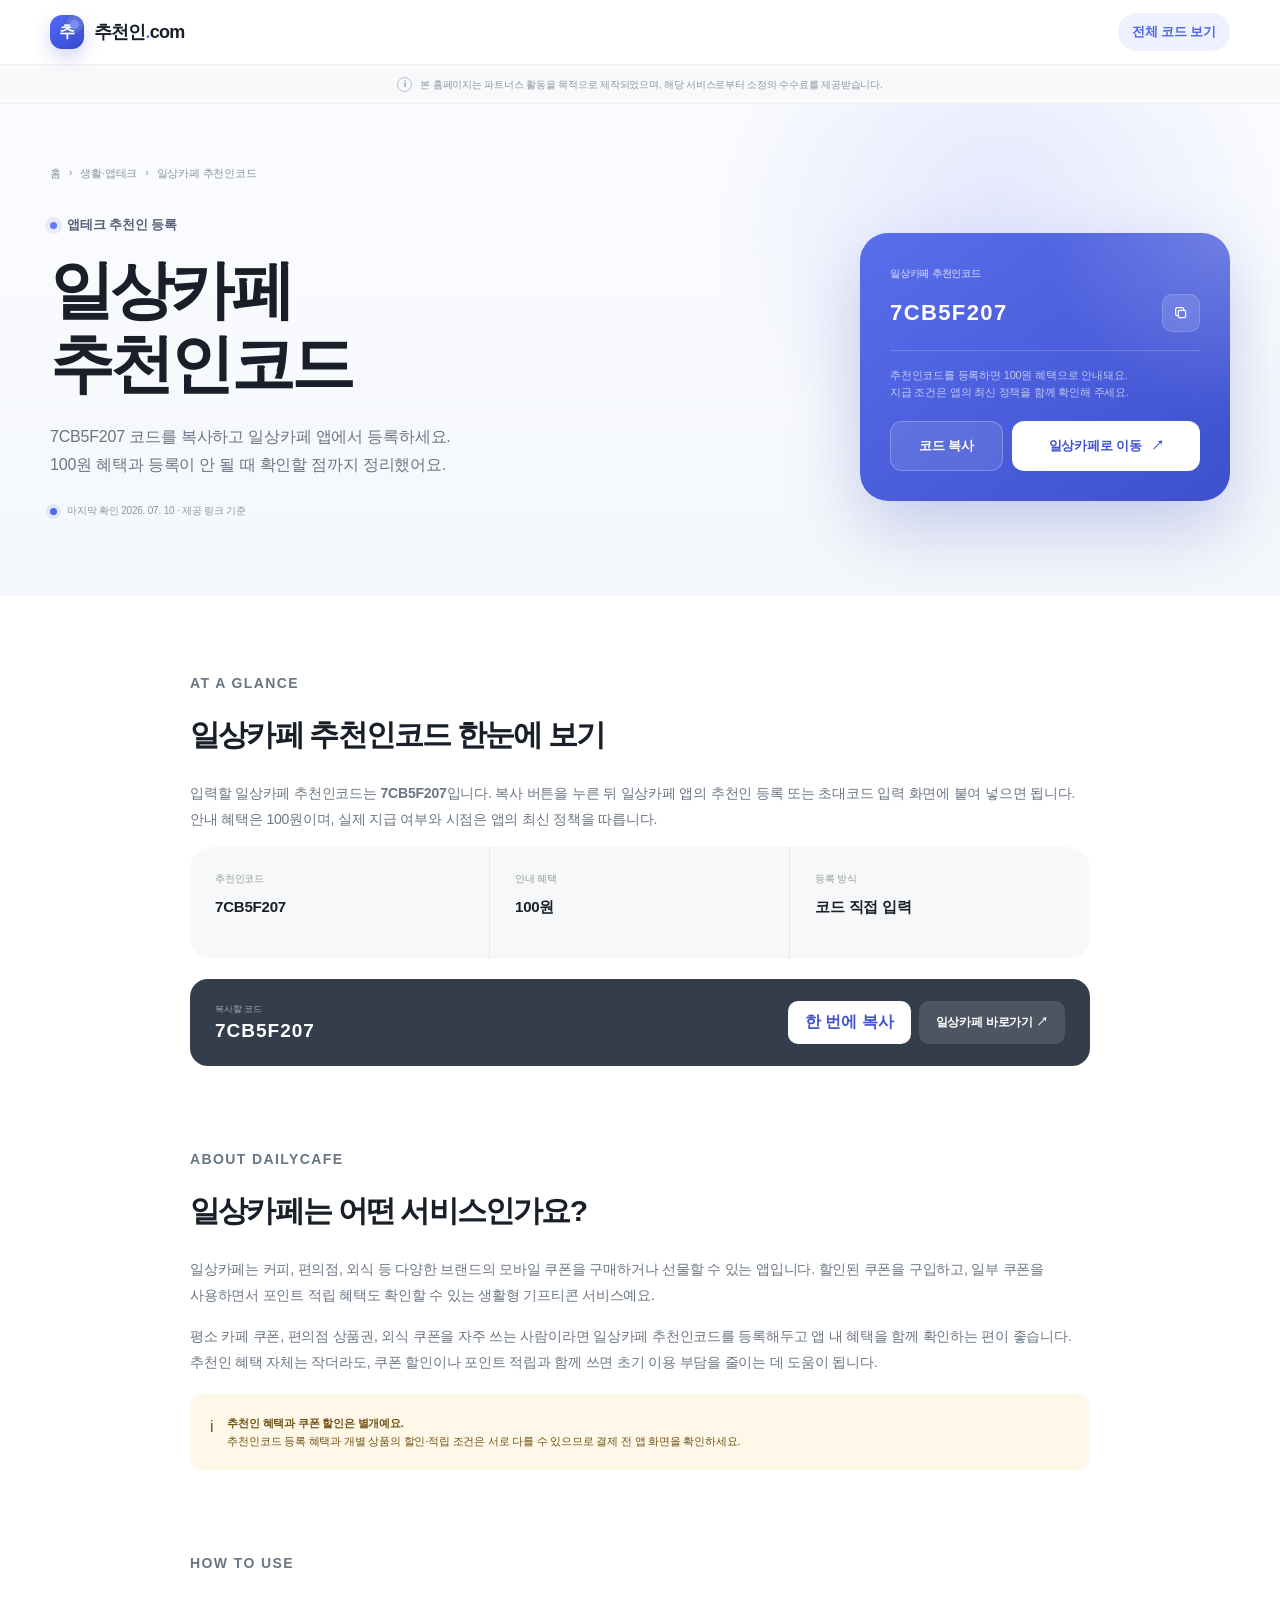
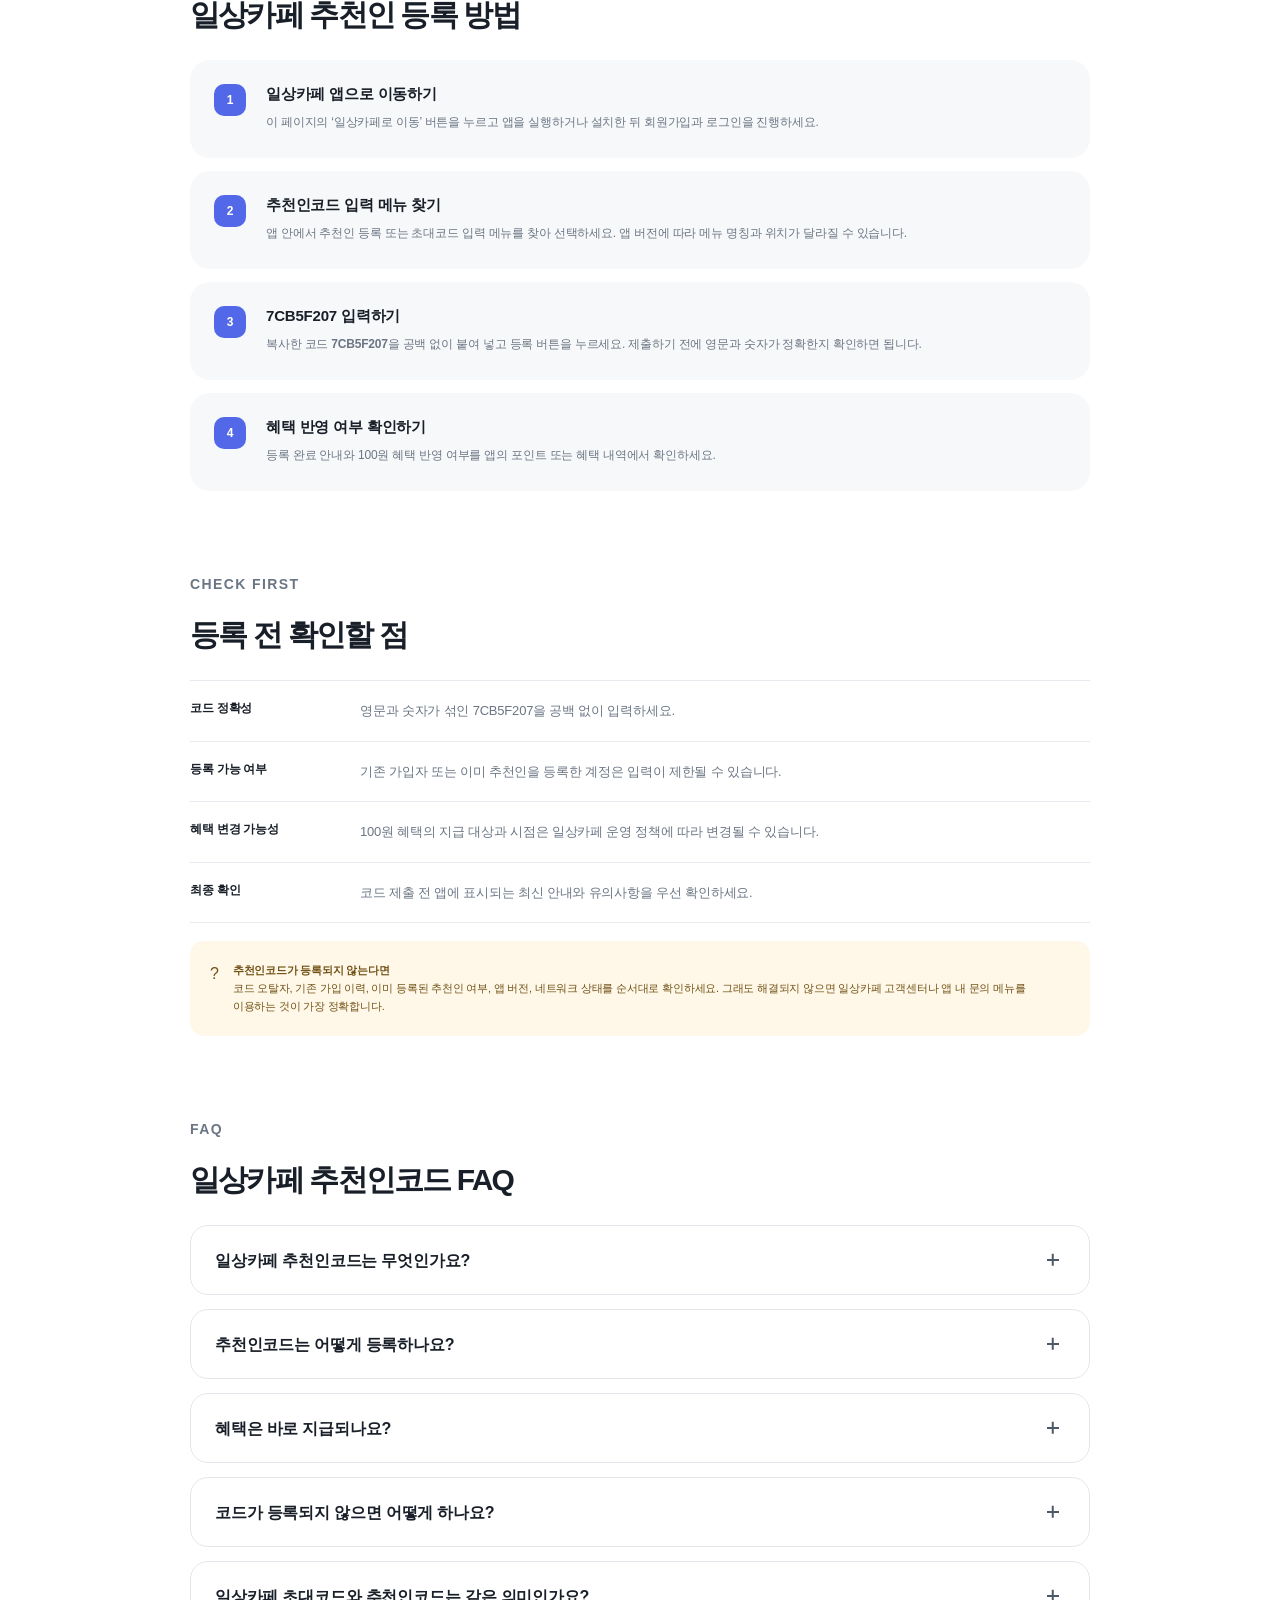
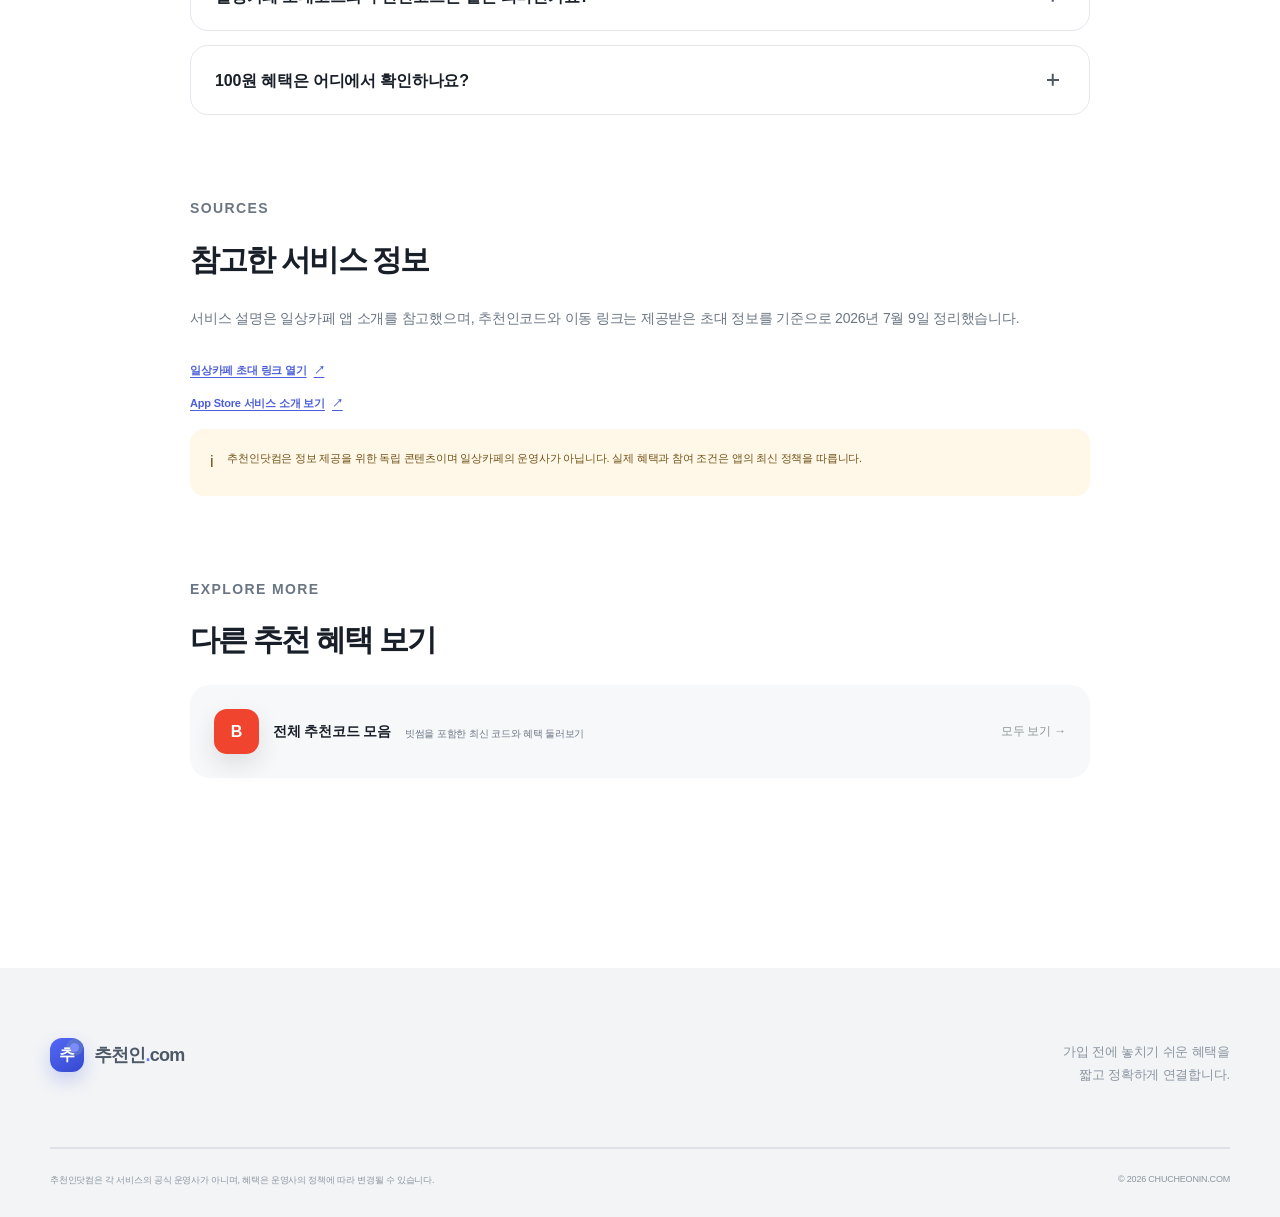
<file: dailycafe-referral-code/index.html>
<!doctype html>
<html lang="ko">
<head>
  <meta charset="utf-8">
  <meta name="viewport" content="width=device-width, initial-scale=1">
  <!-- Google tag (gtag.js) -->
  <script async src="https://www.googletagmanager.com/gtag/js?id=G-Y10FEXDFD1"></script>
  <script>
    window.dataLayer = window.dataLayer || [];
    function gtag(){dataLayer.push(arguments);}
    gtag('js', new Date());
    gtag('config', 'G-Y10FEXDFD1');
  </script>
  <title>일상카페 추천인코드 7CB5F207 | 추천인 등록 방법·100원 혜택</title>
  <meta name="description" content="일상카페 추천인코드 7CB5F207 복사, 추천인 등록 방법, 100원 혜택과 코드가 등록되지 않을 때 확인할 사항을 정리했습니다.">
  <meta name="application-name" content="추천인닷컴">
  <meta name="apple-mobile-web-app-title" content="추천인닷컴">
  <meta name="robots" content="index,follow,max-image-preview:large">
  <link rel="canonical" href="https://chucheonin.com/dailycafe-referral-code/">
  <meta property="og:type" content="article">
  <meta property="og:locale" content="ko_KR">
  <meta property="og:site_name" content="추천인닷컴">
  <meta property="og:title" content="일상카페 추천인코드 7CB5F207">
  <meta property="og:description" content="7CB5F207 코드 복사부터 추천인 등록 방법, 100원 혜택, 오류 확인사항까지 한 번에 확인하세요.">
  <meta property="og:url" content="https://chucheonin.com/dailycafe-referral-code/">
  <meta property="og:image" content="https://chucheonin.com/assets/og-share-20260710.svg">
  <meta property="og:image:width" content="1200">
  <meta property="og:image:height" content="630">
  <meta property="article:published_time" content="2026-07-09">
  <meta property="article:modified_time" content="2026-07-10">
  <meta name="twitter:card" content="summary_large_image">
  <meta name="theme-color" content="#fff8ed">
  <link rel="icon" href="../assets/favicon.svg" type="image/svg+xml">
  <link rel="manifest" href="../site.webmanifest">
  <link rel="stylesheet" href="../style.css">
  <script type="application/ld+json">
  {
    "@context": "https://schema.org",
    "@graph": [
      {
        "@type": "Organization",
        "@id": "https://chucheonin.com/#organization",
        "name": "추천인닷컴",
        "url": "https://chucheonin.com/",
        "logo": {"@type":"ImageObject","url":"https://chucheonin.com/assets/logo.svg","width":512,"height":512},
        "email": "mailto:chucheonincom@gmail.com"
      },
      {
        "@type": "WebSite",
        "@id": "https://chucheonin.com/#website",
        "url": "https://chucheonin.com/",
        "name": "추천인닷컴",
        "alternateName": ["추천인닷컴", "추천인.com", "chucheonin.com"],
        "inLanguage": "ko-KR",
        "publisher": {"@id":"https://chucheonin.com/#organization"}
      },
      {
        "@type": "Article",
        "@id": "https://chucheonin.com/dailycafe-referral-code/#article",
        "headline": "일상카페 추천인코드 7CB5F207 | 추천인 등록 방법·100원 혜택",
        "description": "일상카페 추천인코드 7CB5F207과 추천인 등록 방법, 100원 혜택, 등록 오류 확인사항을 정리한 가이드",
        "datePublished": "2026-07-09",
        "dateModified": "2026-07-10",
        "inLanguage": "ko-KR",
        "mainEntityOfPage": "https://chucheonin.com/dailycafe-referral-code/",
        "image": {"@type":"ImageObject","url":"https://chucheonin.com/assets/og-home.svg","width":1200,"height":630},
        "author": {"@type":"Organization","name":"추천인닷컴 에디터팀","url":"https://chucheonin.com/about/"},
        "publisher": {"@type":"Organization","@id":"https://chucheonin.com/#organization","name":"추천인닷컴","url":"https://chucheonin.com/","logo":{"@type":"ImageObject","url":"https://chucheonin.com/assets/logo.svg","width":512,"height":512}},
        "about": ["일상카페 추천인코드", "추천인 등록 방법", "앱테크 혜택"],
        "mentions": ["7CB5F207", "일상카페", "100원 혜택"],
        "wordCount": 1050
      },
      {
        "@type": "BreadcrumbList",
        "itemListElement": [
          {"@type":"ListItem","position":1,"name":"홈","item":"https://chucheonin.com/"},
          {"@type":"ListItem","position":2,"name":"생활·앱테크","item":"https://chucheonin.com/#categories"},
          {"@type":"ListItem","position":3,"name":"일상카페 추천인코드"}
        ]
      }
    ]
  }
  </script>
</head>
<body class="detail-body">
  <a class="skip-link" href="#content">본문으로 바로가기</a>
  <header class="site-header">
    <div class="header-inner">
      <a class="brand" href="../" aria-label="추천인닷컴 홈">
        <span class="brand-mark" aria-hidden="true">추</span>
        <span>추천인<span class="brand-dot">.</span>com</span>
      </a>
      <a class="header-action" href="../#popular">전체 코드 보기</a>
    </div>
  </header>

  <aside class="partner-disclosure" aria-label="파트너스 활동 안내">
    <div class="container">
      <span aria-hidden="true">i</span>
      <p>본 홈페이지는 파트너스 활동을 목적으로 제작되었으며, 해당 서비스로부터 소정의 수수료를 제공받습니다.</p>
    </div>
  </aside>

  <main id="content">
    <section class="detail-hero">
      <div class="container">
        <nav class="breadcrumbs" aria-label="현재 위치">
          <a href="../">홈</a><span>›</span><a href="../#categories">생활·앱테크</a><span>›</span><span aria-current="page">일상카페 추천인코드</span>
        </nav>
        <div class="detail-hero-grid">
          <div class="detail-title reveal">
            <div class="eyebrow"><span></span> 앱테크 추천인 등록</div>
            <h1>일상카페<br>추천인코드</h1>
            <p>7CB5F207 코드를 복사하고 일상카페 앱에서 등록하세요.<br>100원 혜택과 등록이 안 될 때 확인할 점까지 정리했어요.</p>
            <div class="update-line"><i></i> 마지막 확인 2026. 07. 10 · 제공 링크 기준</div>
          </div>
          <aside class="detail-code-card reveal" aria-label="일상카페 추천인코드">
            <span>일상카페 추천인코드</span>
            <div class="big-code">
              <strong>7CB5F207</strong>
              <button type="button" data-copy="7CB5F207" aria-label="일상카페 추천인코드 복사">
                <svg aria-hidden="true" viewBox="0 0 24 24"><rect x="8" y="8" width="11" height="11" rx="2"/><path d="M16 8V6a2 2 0 0 0-2-2H6a2 2 0 0 0-2 2v8a2 2 0 0 0 2 2h2"/></svg>
              </button>
            </div>
            <p>추천인코드를 등록하면 100원 혜택으로 안내돼요.<br>지급 조건은 앱의 최신 정책을 함께 확인해 주세요.</p>
            <div class="detail-card-actions">
              <button class="copy-action" type="button" data-copy="7CB5F207">코드 복사</button>
              <a class="primary-action" href="https://mapp.dailycafe.co.kr/app/link?seq=3767" target="_blank" rel="sponsored noopener">일상카페로 이동 <span>↗</span></a>
            </div>
          </aside>
        </div>
      </div>
    </section>

    <div class="container detail-layout">
      <aside class="toc reveal" aria-label="글 목차">
        <strong>이 글의 순서</strong>
        <a href="#summary">1. 코드·혜택 요약</a>
        <a href="#about">2. 일상카페 소개</a>
        <a href="#howto">3. 추천인 등록 방법</a>
        <a href="#conditions">4. 확인사항</a>
        <a href="#faq">5. 자주 묻는 질문</a>
      </aside>

      <article class="detail-content">
        <section class="detail-section reveal" id="summary">
          <p class="section-kicker">AT A GLANCE</p>
          <h2>일상카페 추천인코드 한눈에 보기</h2>
          <p>입력할 일상카페 추천인코드는 <strong>7CB5F207</strong>입니다. 복사 버튼을 누른 뒤 일상카페 앱의 추천인 등록 또는 초대코드 입력 화면에 붙여 넣으면 됩니다. 안내 혜택은 100원이며, 실제 지급 여부와 시점은 앱의 최신 정책을 따릅니다.</p>
          <div class="summary-box">
            <div><span>추천인코드</span><strong>7CB5F207</strong></div>
            <div><span>안내 혜택</span><strong>100원</strong></div>
            <div><span>등록 방식</span><strong>코드 직접 입력</strong></div>
          </div>
          <div class="inline-code-box">
            <div><span>복사할 코드</span><strong>7CB5F207</strong></div>
            <div class="inline-actions">
              <button type="button" data-copy="7CB5F207">한 번에 복사</button>
              <a href="https://mapp.dailycafe.co.kr/app/link?seq=3767" target="_blank" rel="sponsored noopener">일상카페 바로가기 ↗</a>
            </div>
          </div>
        </section>

        <section class="detail-section reveal" id="about">
          <p class="section-kicker">ABOUT DAILYCAFE</p>
          <h2>일상카페는 어떤 서비스인가요?</h2>
          <p>일상카페는 커피, 편의점, 외식 등 다양한 브랜드의 모바일 쿠폰을 구매하거나 선물할 수 있는 앱입니다. 할인된 쿠폰을 구입하고, 일부 쿠폰을 사용하면서 포인트 적립 혜택도 확인할 수 있는 생활형 기프티콘 서비스예요.</p>
          <p>평소 카페 쿠폰, 편의점 상품권, 외식 쿠폰을 자주 쓰는 사람이라면 일상카페 추천인코드를 등록해두고 앱 내 혜택을 함께 확인하는 편이 좋습니다. 추천인 혜택 자체는 작더라도, 쿠폰 할인이나 포인트 적립과 함께 쓰면 초기 이용 부담을 줄이는 데 도움이 됩니다.</p>
          <div class="notice-box"><span>i</span><div><strong>추천인 혜택과 쿠폰 할인은 별개예요.</strong><br>추천인코드 등록 혜택과 개별 상품의 할인·적립 조건은 서로 다를 수 있으므로 결제 전 앱 화면을 확인하세요.</div></div>
        </section>

        <section class="detail-section reveal" id="howto">
          <p class="section-kicker">HOW TO USE</p>
          <h2>일상카페 추천인 등록 방법</h2>
          <div class="steps-list">
            <div class="guide-step">
              <h3>일상카페 앱으로 이동하기</h3>
              <p>이 페이지의 ‘일상카페로 이동’ 버튼을 누르고 앱을 실행하거나 설치한 뒤 회원가입과 로그인을 진행하세요.</p>
            </div>
            <div class="guide-step">
              <h3>추천인코드 입력 메뉴 찾기</h3>
              <p>앱 안에서 추천인 등록 또는 초대코드 입력 메뉴를 찾아 선택하세요. 앱 버전에 따라 메뉴 명칭과 위치가 달라질 수 있습니다.</p>
            </div>
            <div class="guide-step">
              <h3>7CB5F207 입력하기</h3>
              <p>복사한 코드 <strong>7CB5F207</strong>을 공백 없이 붙여 넣고 등록 버튼을 누르세요. 제출하기 전에 영문과 숫자가 정확한지 확인하면 됩니다.</p>
            </div>
            <div class="guide-step">
              <h3>혜택 반영 여부 확인하기</h3>
              <p>등록 완료 안내와 100원 혜택 반영 여부를 앱의 포인트 또는 혜택 내역에서 확인하세요.</p>
            </div>
          </div>
        </section>

        <section class="detail-section reveal" id="conditions">
          <p class="section-kicker">CHECK FIRST</p>
          <h2>등록 전 확인할 점</h2>
          <ul class="fact-list">
            <li><strong>코드 정확성</strong><span>영문과 숫자가 섞인 7CB5F207을 공백 없이 입력하세요.</span></li>
            <li><strong>등록 가능 여부</strong><span>기존 가입자 또는 이미 추천인을 등록한 계정은 입력이 제한될 수 있습니다.</span></li>
            <li><strong>혜택 변경 가능성</strong><span>100원 혜택의 지급 대상과 시점은 일상카페 운영 정책에 따라 변경될 수 있습니다.</span></li>
            <li><strong>최종 확인</strong><span>코드 제출 전 앱에 표시되는 최신 안내와 유의사항을 우선 확인하세요.</span></li>
          </ul>
          <div class="notice-box"><span>?</span><div><strong>추천인코드가 등록되지 않는다면</strong><br>코드 오탈자, 기존 가입 이력, 이미 등록된 추천인 여부, 앱 버전, 네트워크 상태를 순서대로 확인하세요. 그래도 해결되지 않으면 일상카페 고객센터나 앱 내 문의 메뉴를 이용하는 것이 가장 정확합니다.</div></div>
        </section>

        <section class="detail-section detail-faq reveal" id="faq">
          <p class="section-kicker">FAQ</p>
          <h2>일상카페 추천인코드 FAQ</h2>
          <div class="accordion">
            <details>
              <summary>일상카페 추천인코드는 무엇인가요?<span></span></summary>
              <p>추천인을 등록할 때 사용하는 코드입니다. 이 페이지에서 안내하는 코드는 7CB5F207입니다.</p>
            </details>
            <details>
              <summary>추천인코드는 어떻게 등록하나요?<span></span></summary>
              <p>앱에 로그인한 뒤 추천인 등록 또는 초대코드 입력 메뉴에서 7CB5F207을 입력하세요. 정확한 메뉴 위치는 앱 버전에 따라 달라질 수 있습니다.</p>
            </details>
            <details>
              <summary>혜택은 바로 지급되나요?<span></span></summary>
              <p>지급 시점과 조건은 일상카페의 최신 정책을 따릅니다. 등록 후 앱의 포인트 또는 혜택 내역을 확인하세요.</p>
            </details>
            <details>
              <summary>코드가 등록되지 않으면 어떻게 하나요?<span></span></summary>
              <p>오탈자, 기존 추천인 등록 여부, 가입 이력을 확인하세요. 계속 등록되지 않는다면 일상카페 고객센터를 이용하는 것이 가장 정확합니다.</p>
            </details>
            <details>
              <summary>일상카페 초대코드와 추천인코드는 같은 의미인가요?<span></span></summary>
              <p>이 페이지에서는 추천인 등록에 사용하는 코드라는 의미로 함께 설명합니다. 앱 화면에서는 추천인코드, 초대코드, 추천코드처럼 비슷한 이름으로 표시될 수 있습니다.</p>
            </details>
            <details>
              <summary>100원 혜택은 어디에서 확인하나요?<span></span></summary>
              <p>등록 후 앱의 포인트, 혜택 내역, 이벤트 내역 메뉴를 확인하세요. 메뉴 위치와 지급 시점은 앱 버전에 따라 달라질 수 있습니다.</p>
            </details>
          </div>
        </section>

        <section class="detail-section reveal" id="sources">
          <p class="section-kicker">SOURCES</p>
          <h2>참고한 서비스 정보</h2>
          <p>서비스 설명은 일상카페 앱 소개를 참고했으며, 추천인코드와 이동 링크는 제공받은 초대 정보를 기준으로 2026년 7월 9일 정리했습니다.</p>
          <a class="source-link" href="https://mapp.dailycafe.co.kr/app/link?seq=3767" rel="nofollow sponsored noopener" target="_blank">일상카페 초대 링크 열기 <span>↗</span></a><br>
          <a class="source-link" href="https://apps.apple.com/kr/app/id1493751102" rel="nofollow noopener" target="_blank">App Store 서비스 소개 보기 <span>↗</span></a>
          <div class="notice-box"><span>i</span><div>추천인닷컴은 정보 제공을 위한 독립 콘텐츠이며 일상카페의 운영사가 아닙니다. 실제 혜택과 참여 조건은 앱의 최신 정책을 따릅니다.</div></div>
        </section>

        <section class="detail-section reveal">
          <p class="section-kicker">EXPLORE MORE</p>
          <h2>다른 추천 혜택 보기</h2>
          <a class="related-card" href="../#popular">
            <div><span class="service-logo logo-bithumb">B</span><div><h3>전체 추천코드 모음</h3><p>빗썸을 포함한 최신 코드와 혜택 둘러보기</p></div></div>
            <span>모두 보기 →</span>
          </a>
        </section>
      </article>
    </div>
  </main>

  <footer class="site-footer">
    <div class="container">
      <div class="footer-top">
        <a class="brand footer-brand" href="../"><span class="brand-mark">추</span><span>추천인<span class="brand-dot">.</span>com</span></a>
        <p>가입 전에 놓치기 쉬운 혜택을<br>짧고 정확하게 연결합니다.</p>
      </div>
      <div class="footer-bottom">
        <p>추천인닷컴은 각 서비스의 공식 운영사가 아니며, 혜택은 운영사의 정책에 따라 변경될 수 있습니다.</p>
        <span>© 2026 CHUCHEONIN.COM</span>
      </div>
    </div>
  </footer>
  <div class="toast" role="status" aria-live="polite" aria-atomic="true"><span>✓</span><p><strong>복사했어요!</strong><small>가입 화면에 붙여 넣으세요.</small></p></div>
  <script src="../script.js" defer></script>
</body>
</html>
</file>
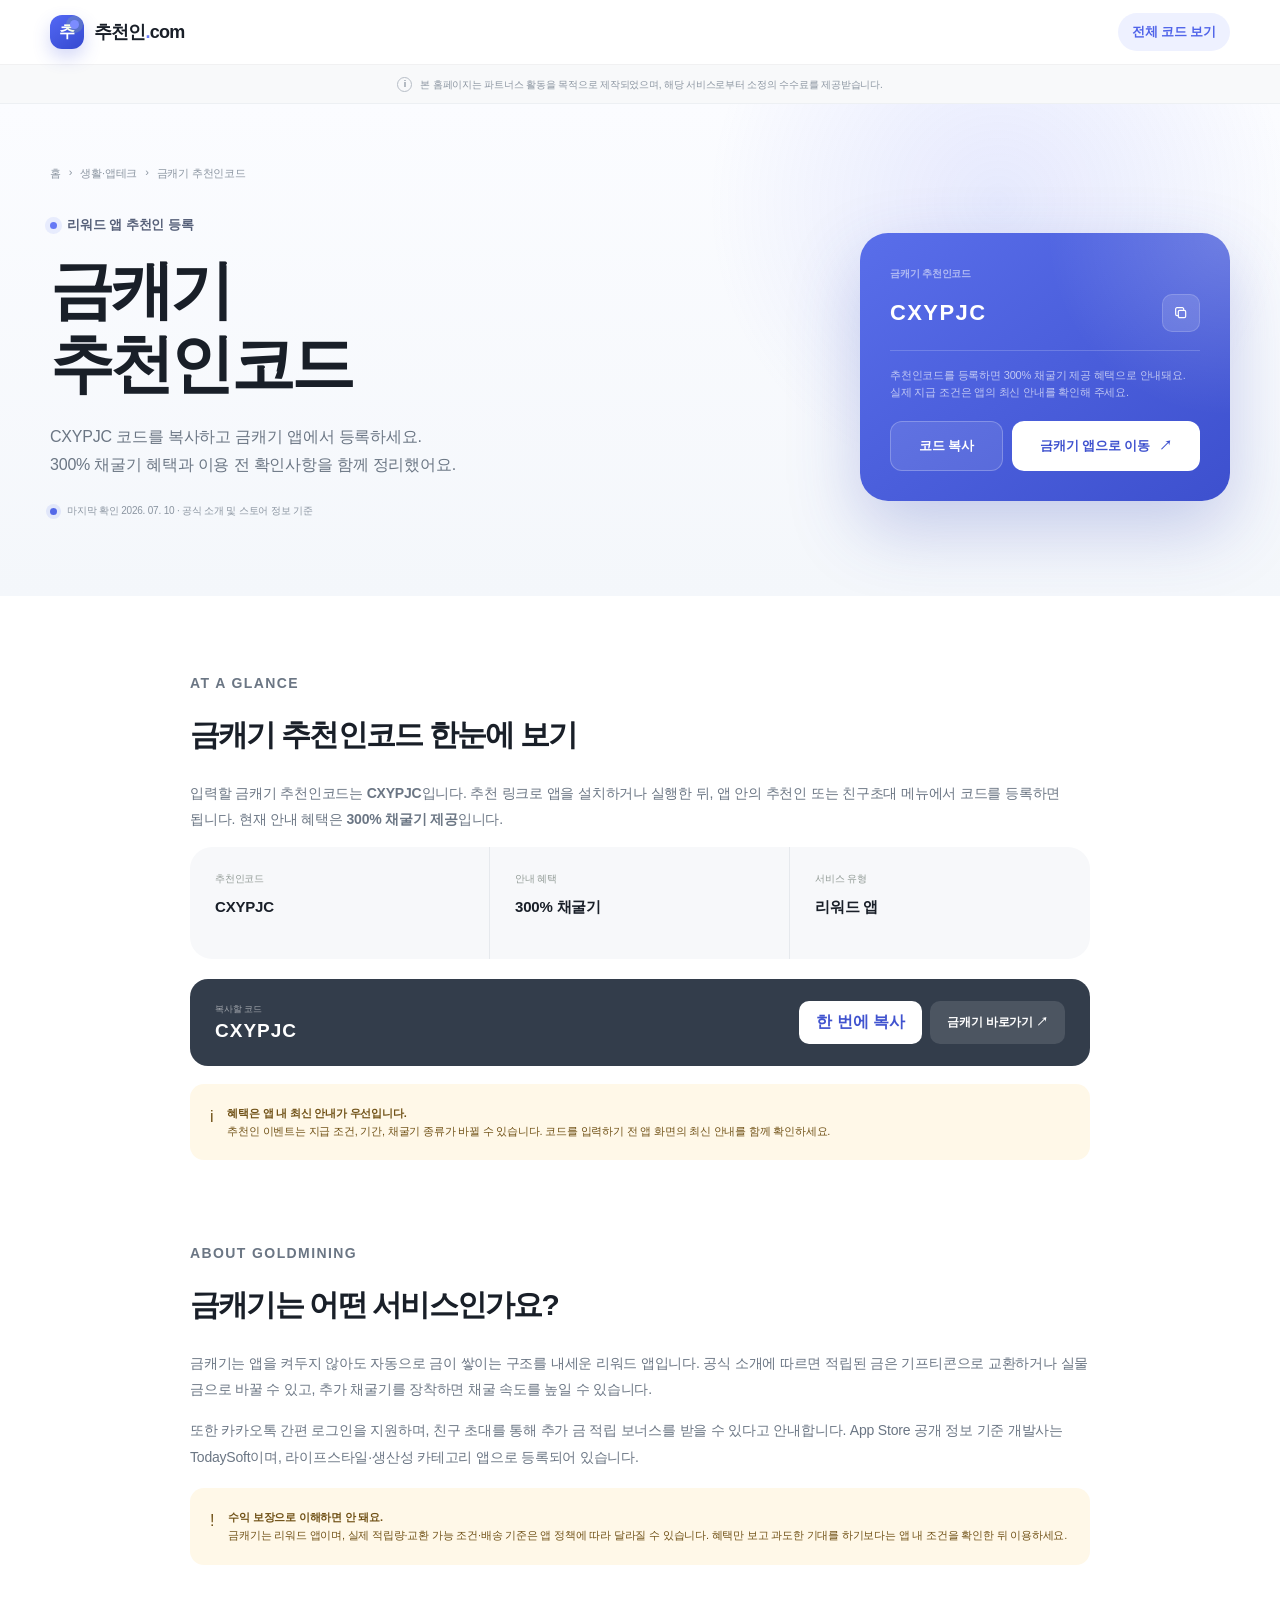
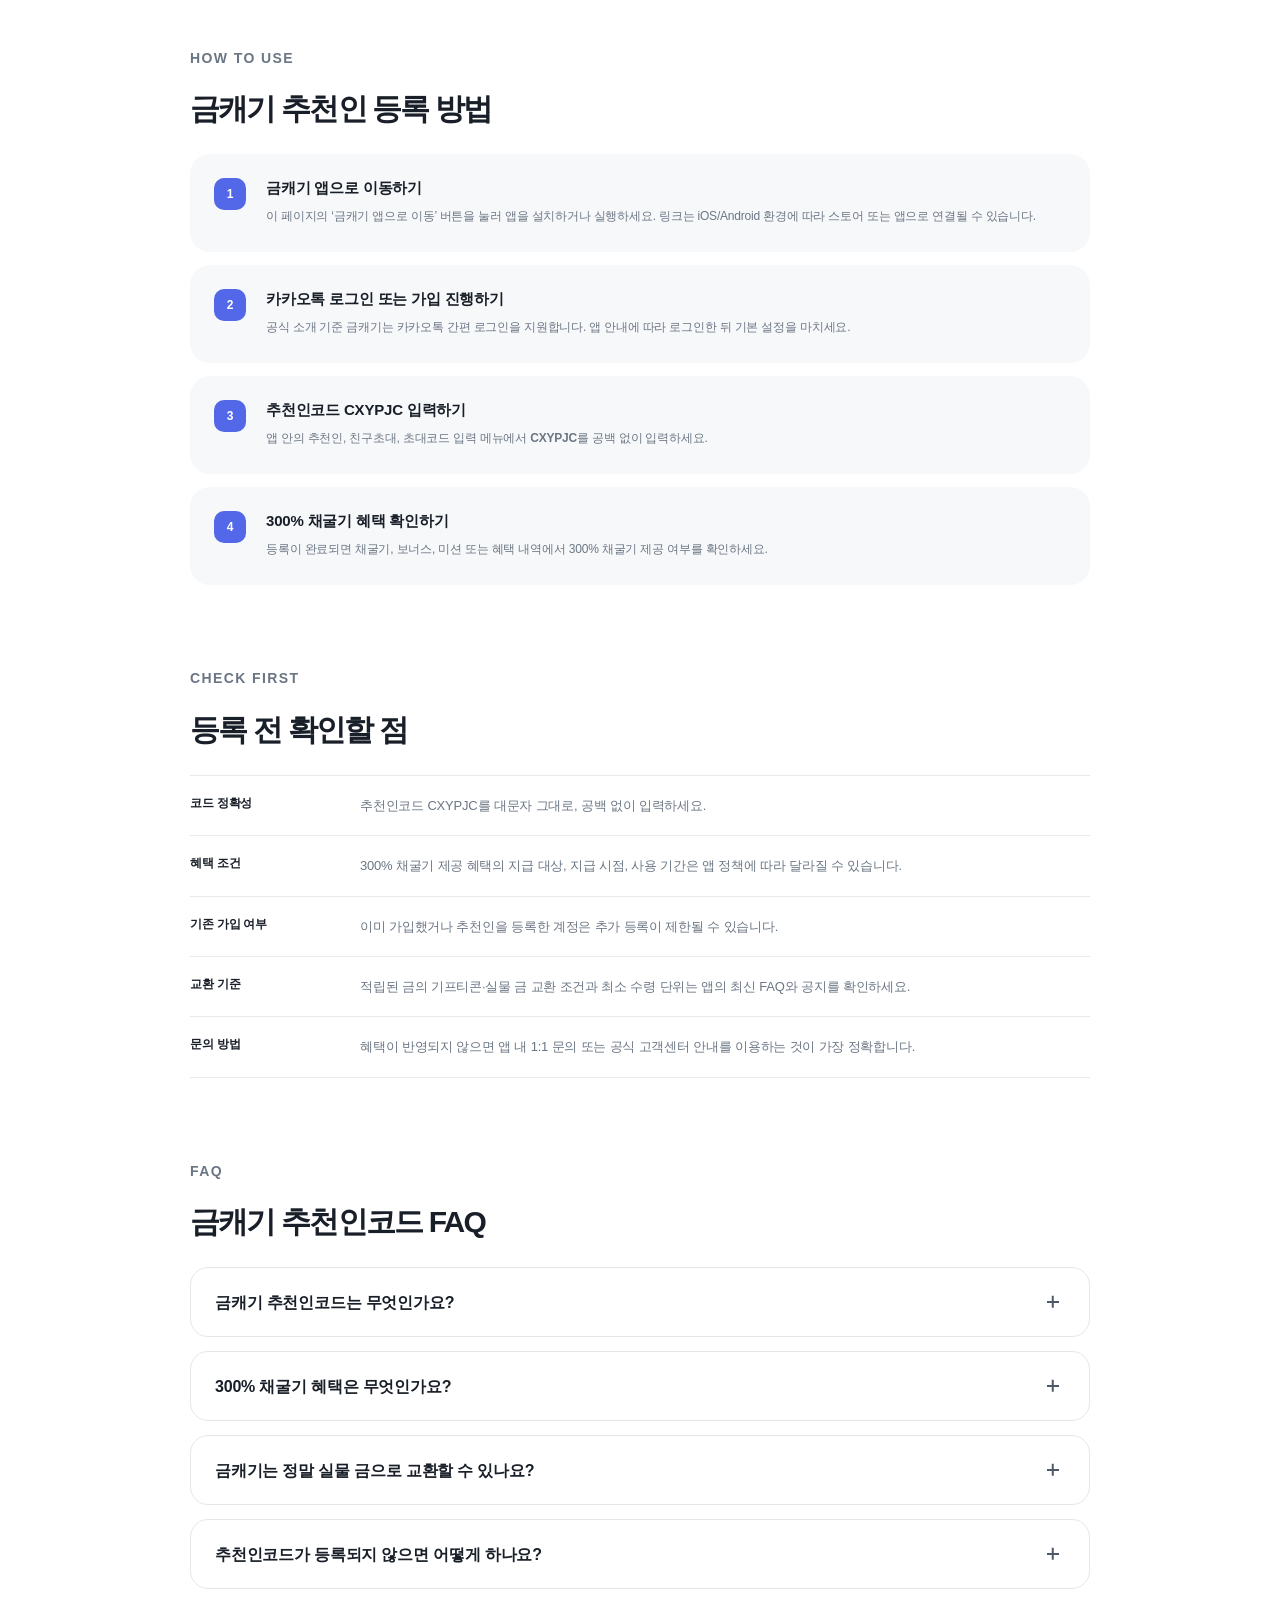
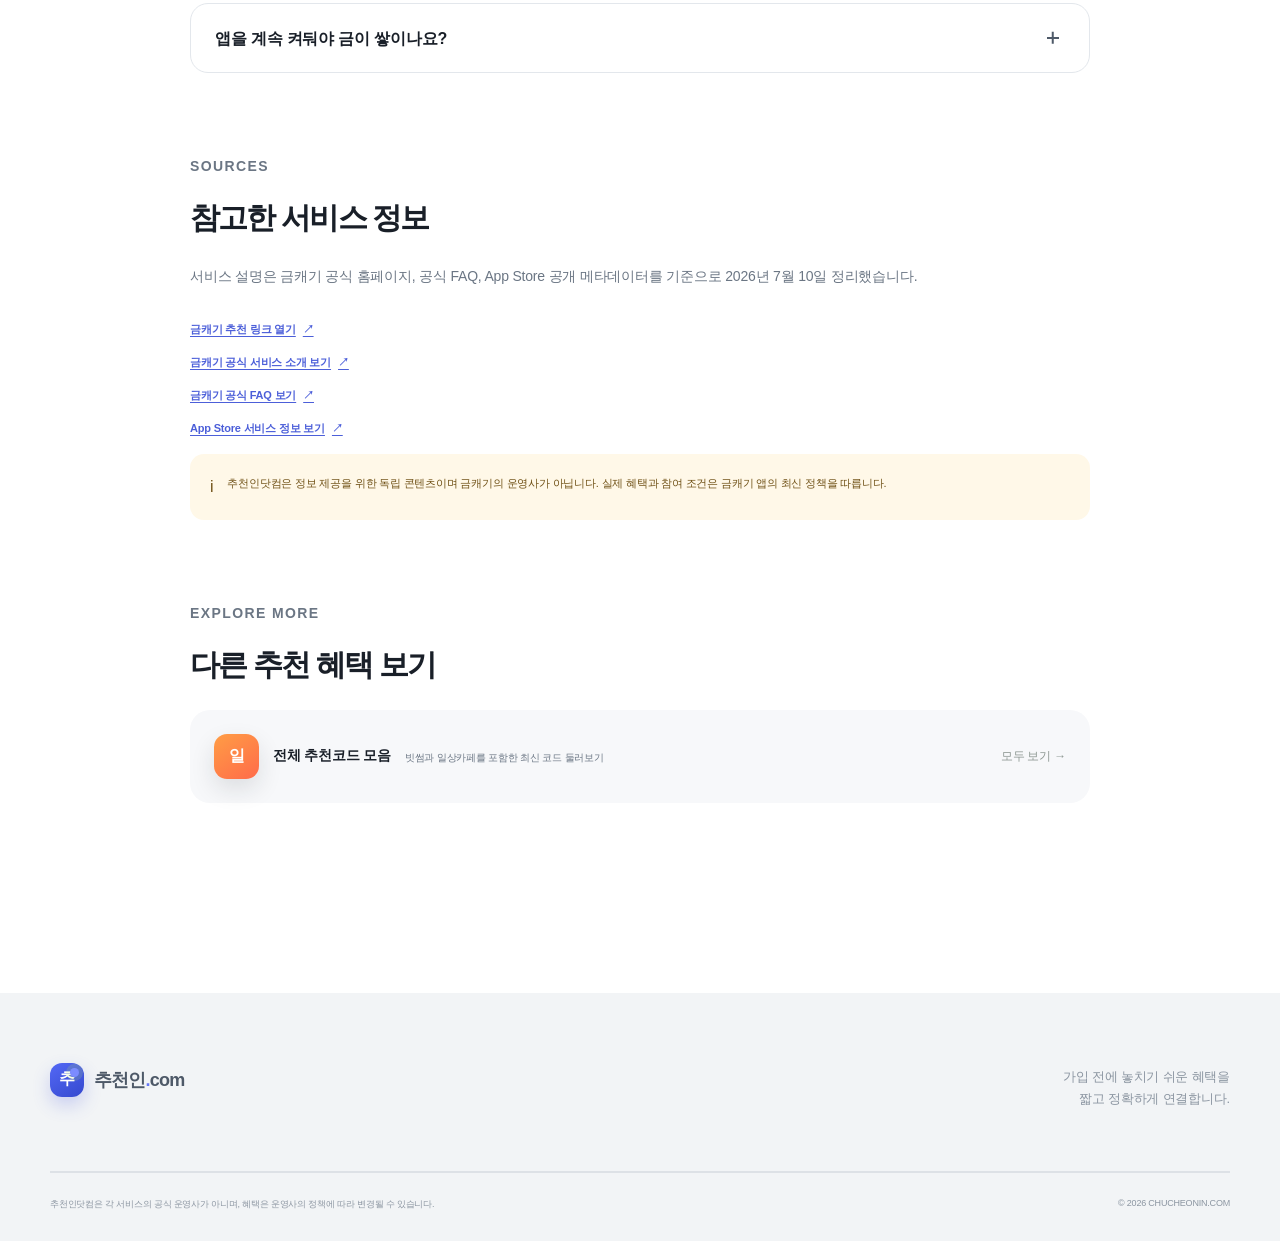
<file: goldmining-referral-code/index.html>
<!doctype html>
<html lang="ko">
<head>
  <meta charset="utf-8">
  <meta name="viewport" content="width=device-width, initial-scale=1">
  <!-- Google tag (gtag.js) -->
  <script async src="https://www.googletagmanager.com/gtag/js?id=G-Y10FEXDFD1"></script>
  <script>
    window.dataLayer = window.dataLayer || [];
    function gtag(){dataLayer.push(arguments);}
    gtag('js', new Date());
    gtag('config', 'G-Y10FEXDFD1');
  </script>
  <title>금캐기 추천인코드 CXYPJC | 300% 채굴기 혜택·등록 방법</title>
  <meta name="description" content="금캐기 추천인코드 CXYPJC 복사, 300% 채굴기 제공 혜택, 앱 설치 후 추천인 등록 방법과 자동 금 채굴·기프티콘·실물 금 교환 정보를 확인하세요.">
  <meta name="application-name" content="추천인닷컴">
  <meta name="apple-mobile-web-app-title" content="추천인닷컴">
  <meta name="robots" content="index,follow,max-image-preview:large">
  <link rel="canonical" href="https://chucheonin.com/goldmining-referral-code/">
  <meta property="og:type" content="article">
  <meta property="og:locale" content="ko_KR">
  <meta property="og:site_name" content="추천인닷컴">
  <meta property="og:title" content="금캐기 추천인코드 CXYPJC">
  <meta property="og:description" content="추천인코드 복사부터 300% 채굴기 혜택과 등록 방법까지 한 번에 확인하세요.">
  <meta property="og:url" content="https://chucheonin.com/goldmining-referral-code/">
  <meta property="og:image" content="https://chucheonin.com/assets/og-share-20260710.svg">
  <meta property="og:image:width" content="1200">
  <meta property="og:image:height" content="630">
  <meta property="article:published_time" content="2026-07-10">
  <meta property="article:modified_time" content="2026-07-10">
  <meta name="twitter:card" content="summary_large_image">
  <meta name="theme-color" content="#fff8ed">
  <link rel="icon" href="../assets/favicon.svg" type="image/svg+xml">
  <link rel="manifest" href="../site.webmanifest">
  <link rel="stylesheet" href="../style.css">
  <script type="application/ld+json">
  {
    "@context": "https://schema.org",
    "@graph": [
      {
        "@type": "Organization",
        "@id": "https://chucheonin.com/#organization",
        "name": "추천인닷컴",
        "url": "https://chucheonin.com/",
        "logo": {"@type":"ImageObject","url":"https://chucheonin.com/assets/logo.svg","width":512,"height":512},
        "email": "mailto:chucheonincom@gmail.com"
      },
      {
        "@type": "WebSite",
        "@id": "https://chucheonin.com/#website",
        "url": "https://chucheonin.com/",
        "name": "추천인닷컴",
        "alternateName": ["추천인닷컴", "추천인.com", "chucheonin.com"],
        "inLanguage": "ko-KR",
        "publisher": {"@id":"https://chucheonin.com/#organization"}
      },
      {
        "@type": "Article",
        "@id": "https://chucheonin.com/goldmining-referral-code/#article",
        "headline": "금캐기 추천인코드 CXYPJC | 300% 채굴기 혜택·등록 방법",
        "description": "금캐기 추천인코드 CXYPJC와 300% 채굴기 제공 혜택, 추천인 등록 방법, 서비스 특징을 정리한 가이드",
        "datePublished": "2026-07-10",
        "dateModified": "2026-07-10",
        "inLanguage": "ko-KR",
        "mainEntityOfPage": "https://chucheonin.com/goldmining-referral-code/",
        "image": {"@type":"ImageObject","url":"https://chucheonin.com/assets/og-home.svg","width":1200,"height":630},
        "author": {"@type":"Organization","name":"추천인닷컴 에디터팀","url":"https://chucheonin.com/about/"},
        "publisher": {"@type":"Organization","@id":"https://chucheonin.com/#organization","name":"추천인닷컴","url":"https://chucheonin.com/","logo":{"@type":"ImageObject","url":"https://chucheonin.com/assets/logo.svg","width":512,"height":512}},
        "about": ["금캐기 추천인코드", "추천인 등록 방법", "리워드 앱"],
        "mentions": ["CXYPJC", "금캐기", "300% 채굴기"],
        "wordCount": 1100
      },
      {
        "@type": "BreadcrumbList",
        "itemListElement": [
          {"@type":"ListItem","position":1,"name":"홈","item":"https://chucheonin.com/"},
          {"@type":"ListItem","position":2,"name":"생활·앱테크","item":"https://chucheonin.com/#categories"},
          {"@type":"ListItem","position":3,"name":"금캐기 추천인코드"}
        ]
      }
    ]
  }
  </script>
</head>
<body class="detail-body">
  <a class="skip-link" href="#content">본문으로 바로가기</a>
  <header class="site-header">
    <div class="header-inner">
      <a class="brand" href="../" aria-label="추천인닷컴 홈">
        <span class="brand-mark" aria-hidden="true">추</span>
        <span>추천인<span class="brand-dot">.</span>com</span>
      </a>
      <a class="header-action" href="../#popular">전체 코드 보기</a>
    </div>
  </header>

  <aside class="partner-disclosure" aria-label="파트너스 활동 안내">
    <div class="container">
      <span aria-hidden="true">i</span>
      <p>본 홈페이지는 파트너스 활동을 목적으로 제작되었으며, 해당 서비스로부터 소정의 수수료를 제공받습니다.</p>
    </div>
  </aside>

  <main id="content">
    <section class="detail-hero">
      <div class="container">
        <nav class="breadcrumbs" aria-label="현재 위치">
          <a href="../">홈</a><span>›</span><a href="../#categories">생활·앱테크</a><span>›</span><span aria-current="page">금캐기 추천인코드</span>
        </nav>
        <div class="detail-hero-grid">
          <div class="detail-title reveal">
            <div class="eyebrow"><span></span> 리워드 앱 추천인 등록</div>
            <h1>금캐기<br>추천인코드</h1>
            <p>CXYPJC 코드를 복사하고 금캐기 앱에서 등록하세요.<br>300% 채굴기 혜택과 이용 전 확인사항을 함께 정리했어요.</p>
            <div class="update-line"><i></i> 마지막 확인 2026. 07. 10 · 공식 소개 및 스토어 정보 기준</div>
          </div>
          <aside class="detail-code-card reveal" aria-label="금캐기 추천인코드">
            <span>금캐기 추천인코드</span>
            <div class="big-code">
              <strong>CXYPJC</strong>
              <button type="button" data-copy="CXYPJC" aria-label="금캐기 추천인코드 복사">
                <svg aria-hidden="true" viewBox="0 0 24 24"><rect x="8" y="8" width="11" height="11" rx="2"/><path d="M16 8V6a2 2 0 0 0-2-2H6a2 2 0 0 0-2 2v8a2 2 0 0 0 2 2h2"/></svg>
              </button>
            </div>
            <p>추천인코드를 등록하면 300% 채굴기 제공 혜택으로 안내돼요.<br>실제 지급 조건은 앱의 최신 안내를 확인해 주세요.</p>
            <div class="detail-card-actions">
              <button class="copy-action" type="button" data-copy="CXYPJC">코드 복사</button>
              <a class="primary-action goldmining-action" href="https://goldmining.onelink.me/mGQ8/ekh3pmp9" target="_blank" rel="sponsored noopener">금캐기 앱으로 이동 <span>↗</span></a>
            </div>
          </aside>
        </div>
      </div>
    </section>

    <div class="container detail-layout">
      <aside class="toc reveal" aria-label="글 목차">
        <strong>이 글의 순서</strong>
        <a href="#summary">1. 코드·혜택 요약</a>
        <a href="#about">2. 금캐기 소개</a>
        <a href="#howto">3. 추천인 등록 방법</a>
        <a href="#conditions">4. 확인사항</a>
        <a href="#faq">5. 자주 묻는 질문</a>
      </aside>

      <article class="detail-content">
        <section class="detail-section reveal" id="summary">
          <p class="section-kicker">AT A GLANCE</p>
          <h2>금캐기 추천인코드 한눈에 보기</h2>
          <p>입력할 금캐기 추천인코드는 <strong>CXYPJC</strong>입니다. 추천 링크로 앱을 설치하거나 실행한 뒤, 앱 안의 추천인 또는 친구초대 메뉴에서 코드를 등록하면 됩니다. 현재 안내 혜택은 <strong>300% 채굴기 제공</strong>입니다.</p>
          <div class="summary-box">
            <div><span>추천인코드</span><strong>CXYPJC</strong></div>
            <div><span>안내 혜택</span><strong>300% 채굴기</strong></div>
            <div><span>서비스 유형</span><strong>리워드 앱</strong></div>
          </div>
          <div class="inline-code-box">
            <div><span>복사할 코드</span><strong>CXYPJC</strong></div>
            <div class="inline-actions">
              <button type="button" data-copy="CXYPJC">한 번에 복사</button>
              <a href="https://goldmining.onelink.me/mGQ8/ekh3pmp9" target="_blank" rel="sponsored noopener">금캐기 바로가기 ↗</a>
            </div>
          </div>
          <div class="notice-box"><span>i</span><div><strong>혜택은 앱 내 최신 안내가 우선입니다.</strong><br>추천인 이벤트는 지급 조건, 기간, 채굴기 종류가 바뀔 수 있습니다. 코드를 입력하기 전 앱 화면의 최신 안내를 함께 확인하세요.</div></div>
        </section>

        <section class="detail-section reveal" id="about">
          <p class="section-kicker">ABOUT GOLDMINING</p>
          <h2>금캐기는 어떤 서비스인가요?</h2>
          <p>금캐기는 앱을 켜두지 않아도 자동으로 금이 쌓이는 구조를 내세운 리워드 앱입니다. 공식 소개에 따르면 적립된 금은 기프티콘으로 교환하거나 실물 금으로 바꿀 수 있고, 추가 채굴기를 장착하면 채굴 속도를 높일 수 있습니다.</p>
          <p>또한 카카오톡 간편 로그인을 지원하며, 친구 초대를 통해 추가 금 적립 보너스를 받을 수 있다고 안내합니다. App Store 공개 정보 기준 개발사는 TodaySoft이며, 라이프스타일·생산성 카테고리 앱으로 등록되어 있습니다.</p>
          <div class="notice-box"><span>!</span><div><strong>수익 보장으로 이해하면 안 돼요.</strong><br>금캐기는 리워드 앱이며, 실제 적립량·교환 가능 조건·배송 기준은 앱 정책에 따라 달라질 수 있습니다. 혜택만 보고 과도한 기대를 하기보다는 앱 내 조건을 확인한 뒤 이용하세요.</div></div>
        </section>

        <section class="detail-section reveal" id="howto">
          <p class="section-kicker">HOW TO USE</p>
          <h2>금캐기 추천인 등록 방법</h2>
          <div class="steps-list">
            <div class="guide-step">
              <h3>금캐기 앱으로 이동하기</h3>
              <p>이 페이지의 ‘금캐기 앱으로 이동’ 버튼을 눌러 앱을 설치하거나 실행하세요. 링크는 iOS/Android 환경에 따라 스토어 또는 앱으로 연결될 수 있습니다.</p>
            </div>
            <div class="guide-step">
              <h3>카카오톡 로그인 또는 가입 진행하기</h3>
              <p>공식 소개 기준 금캐기는 카카오톡 간편 로그인을 지원합니다. 앱 안내에 따라 로그인한 뒤 기본 설정을 마치세요.</p>
            </div>
            <div class="guide-step">
              <h3>추천인코드 CXYPJC 입력하기</h3>
              <p>앱 안의 추천인, 친구초대, 초대코드 입력 메뉴에서 <strong>CXYPJC</strong>를 공백 없이 입력하세요.</p>
            </div>
            <div class="guide-step">
              <h3>300% 채굴기 혜택 확인하기</h3>
              <p>등록이 완료되면 채굴기, 보너스, 미션 또는 혜택 내역에서 300% 채굴기 제공 여부를 확인하세요.</p>
            </div>
          </div>
        </section>

        <section class="detail-section reveal" id="conditions">
          <p class="section-kicker">CHECK FIRST</p>
          <h2>등록 전 확인할 점</h2>
          <ul class="fact-list">
            <li><strong>코드 정확성</strong><span>추천인코드 CXYPJC를 대문자 그대로, 공백 없이 입력하세요.</span></li>
            <li><strong>혜택 조건</strong><span>300% 채굴기 제공 혜택의 지급 대상, 지급 시점, 사용 기간은 앱 정책에 따라 달라질 수 있습니다.</span></li>
            <li><strong>기존 가입 여부</strong><span>이미 가입했거나 추천인을 등록한 계정은 추가 등록이 제한될 수 있습니다.</span></li>
            <li><strong>교환 기준</strong><span>적립된 금의 기프티콘·실물 금 교환 조건과 최소 수령 단위는 앱의 최신 FAQ와 공지를 확인하세요.</span></li>
            <li><strong>문의 방법</strong><span>혜택이 반영되지 않으면 앱 내 1:1 문의 또는 공식 고객센터 안내를 이용하는 것이 가장 정확합니다.</span></li>
          </ul>
        </section>

        <section class="detail-section detail-faq reveal" id="faq">
          <p class="section-kicker">FAQ</p>
          <h2>금캐기 추천인코드 FAQ</h2>
          <div class="accordion">
            <details><summary>금캐기 추천인코드는 무엇인가요?<span></span></summary><p>금캐기 앱에서 친구초대 또는 추천인 등록에 사용하는 코드입니다. 이 페이지에서 안내하는 추천인코드는 CXYPJC입니다.</p></details>
            <details><summary>300% 채굴기 혜택은 무엇인가요?<span></span></summary><p>추천인코드 등록 시 제공되는 것으로 안내된 채굴기 혜택입니다. 정확한 채굴기 종류, 기간, 지급 조건은 앱의 최신 이벤트 안내를 확인해야 합니다.</p></details>
            <details><summary>금캐기는 정말 실물 금으로 교환할 수 있나요?<span></span></summary><p>공식 FAQ와 서비스 소개에는 적립된 금을 실물 금 또는 기프티콘으로 교환할 수 있다고 안내되어 있습니다. 다만 최소 수령 단위와 교환 조건은 앱 정책을 확인하세요.</p></details>
            <details><summary>추천인코드가 등록되지 않으면 어떻게 하나요?<span></span></summary><p>코드 오탈자, 기존 가입 이력, 이미 등록된 추천인 여부, 앱 버전을 먼저 확인하세요. 계속 반영되지 않으면 앱 내 1:1 문의를 이용하는 편이 정확합니다.</p></details>
            <details><summary>앱을 계속 켜둬야 금이 쌓이나요?<span></span></summary><p>공식 소개에 따르면 앱을 실행하지 않아도 자동 채굴이 진행되는 구조로 안내되어 있습니다. 다만 채굴량 최대치나 금고 저장 같은 세부 관리는 앱 화면에서 확인하세요.</p></details>
          </div>
        </section>

        <section class="detail-section reveal" id="sources">
          <p class="section-kicker">SOURCES</p>
          <h2>참고한 서비스 정보</h2>
          <p>서비스 설명은 금캐기 공식 홈페이지, 공식 FAQ, App Store 공개 메타데이터를 기준으로 2026년 7월 10일 정리했습니다.</p>
          <a class="source-link" href="https://goldmining.onelink.me/mGQ8/ekh3pmp9" rel="nofollow sponsored noopener" target="_blank">금캐기 추천 링크 열기 <span>↗</span></a><br>
          <a class="source-link" href="https://goldmining.kr/bbs/content.php?co_id=service" rel="nofollow noopener" target="_blank">금캐기 공식 서비스 소개 보기 <span>↗</span></a><br>
          <a class="source-link" href="https://goldmining.kr/bbs/faq.php?fm_id=1" rel="nofollow noopener" target="_blank">금캐기 공식 FAQ 보기 <span>↗</span></a><br>
          <a class="source-link" href="https://apps.apple.com/kr/app/%EA%B8%88%EC%BA%90%EA%B8%B0/id6739229311" rel="nofollow noopener" target="_blank">App Store 서비스 정보 보기 <span>↗</span></a>
          <div class="notice-box"><span>i</span><div>추천인닷컴은 정보 제공을 위한 독립 콘텐츠이며 금캐기의 운영사가 아닙니다. 실제 혜택과 참여 조건은 금캐기 앱의 최신 정책을 따릅니다.</div></div>
        </section>

        <section class="detail-section reveal">
          <p class="section-kicker">EXPLORE MORE</p>
          <h2>다른 추천 혜택 보기</h2>
          <a class="related-card" href="../#popular">
            <div><span class="service-logo logo-dailycafe">일</span><div><h3>전체 추천코드 모음</h3><p>빗썸과 일상카페를 포함한 최신 코드 둘러보기</p></div></div>
            <span>모두 보기 →</span>
          </a>
        </section>
      </article>
    </div>
  </main>

  <footer class="site-footer">
    <div class="container">
      <div class="footer-top">
        <a class="brand footer-brand" href="../"><span class="brand-mark">추</span><span>추천인<span class="brand-dot">.</span>com</span></a>
        <p>가입 전에 놓치기 쉬운 혜택을<br>짧고 정확하게 연결합니다.</p>
      </div>
      <div class="footer-bottom">
        <p>추천인닷컴은 각 서비스의 공식 운영사가 아니며, 혜택은 운영사의 정책에 따라 변경될 수 있습니다.</p>
        <span>© 2026 CHUCHEONIN.COM</span>
      </div>
    </div>
  </footer>
  <div class="toast" role="status" aria-live="polite" aria-atomic="true"><span>✓</span><p><strong>복사했어요!</strong><small>가입 화면에 붙여 넣으세요.</small></p></div>
  <script src="../script.js" defer></script>
</body>
</html>
</file>
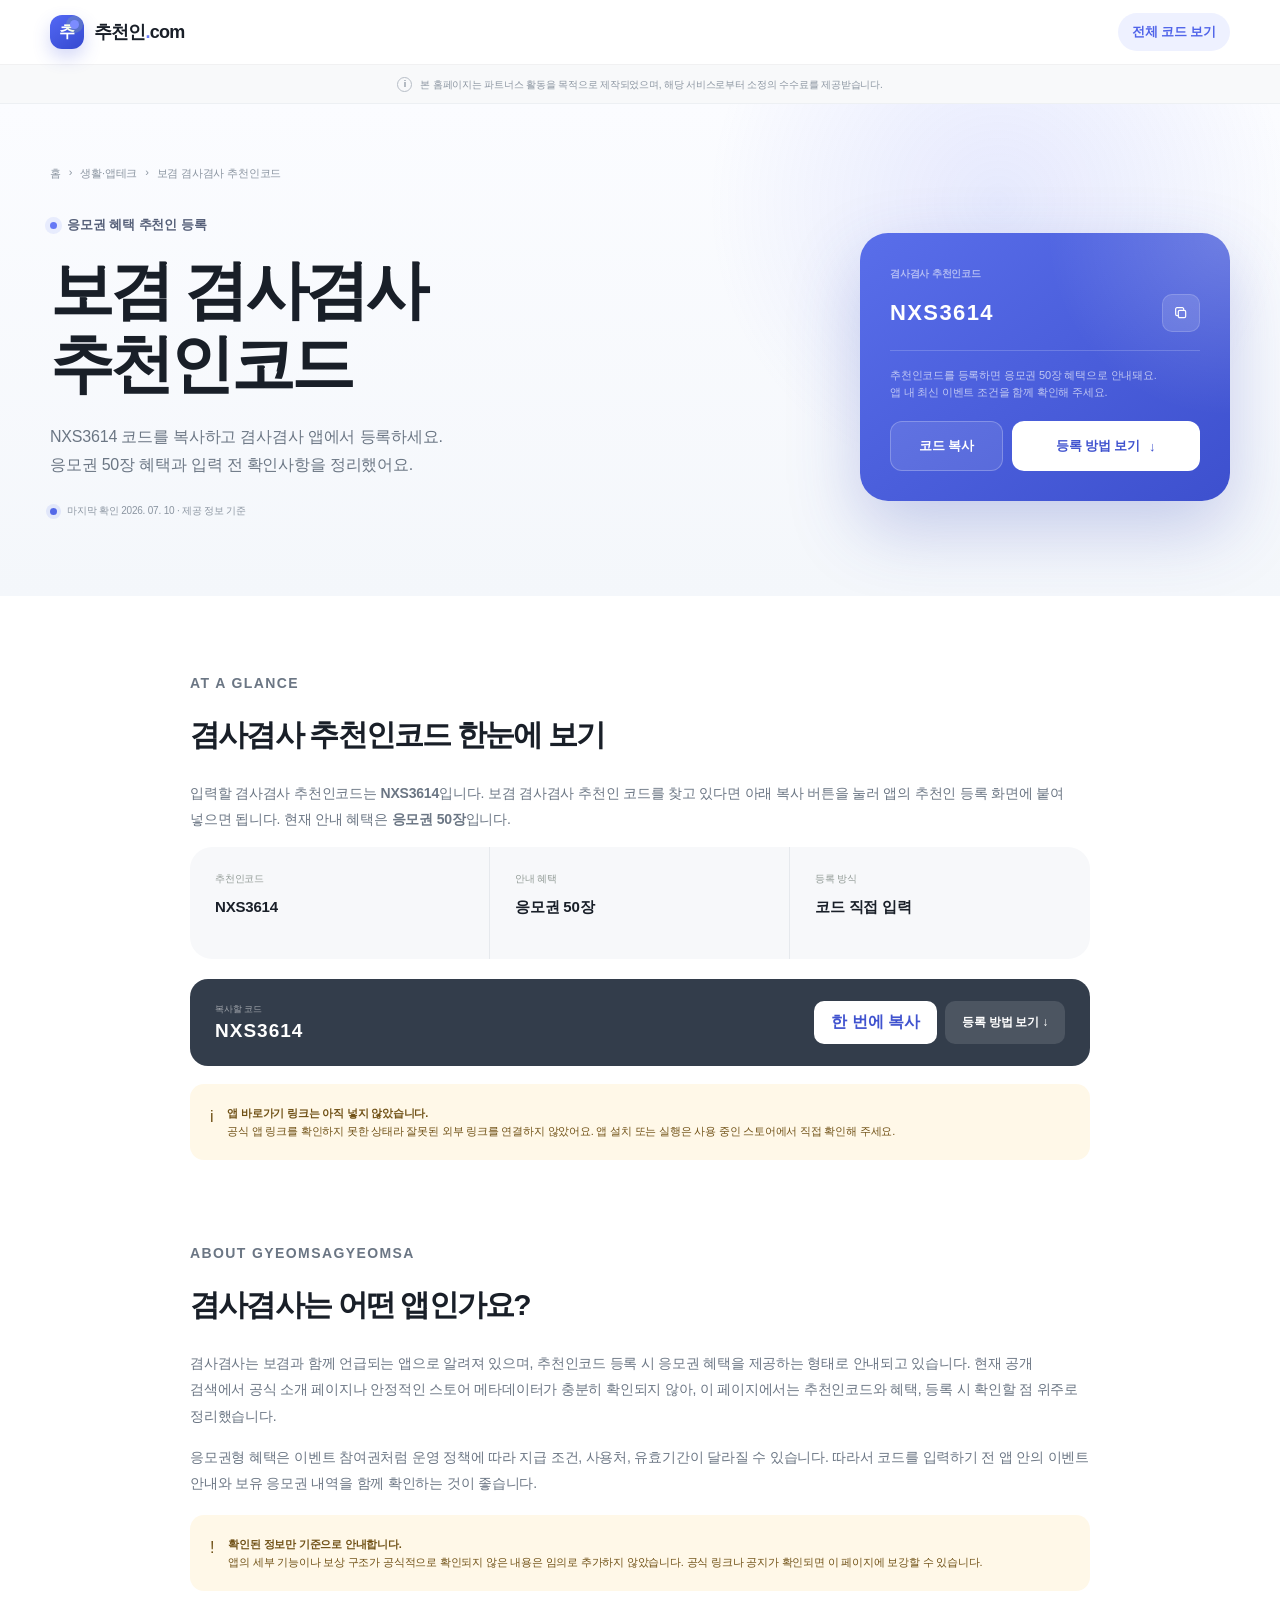
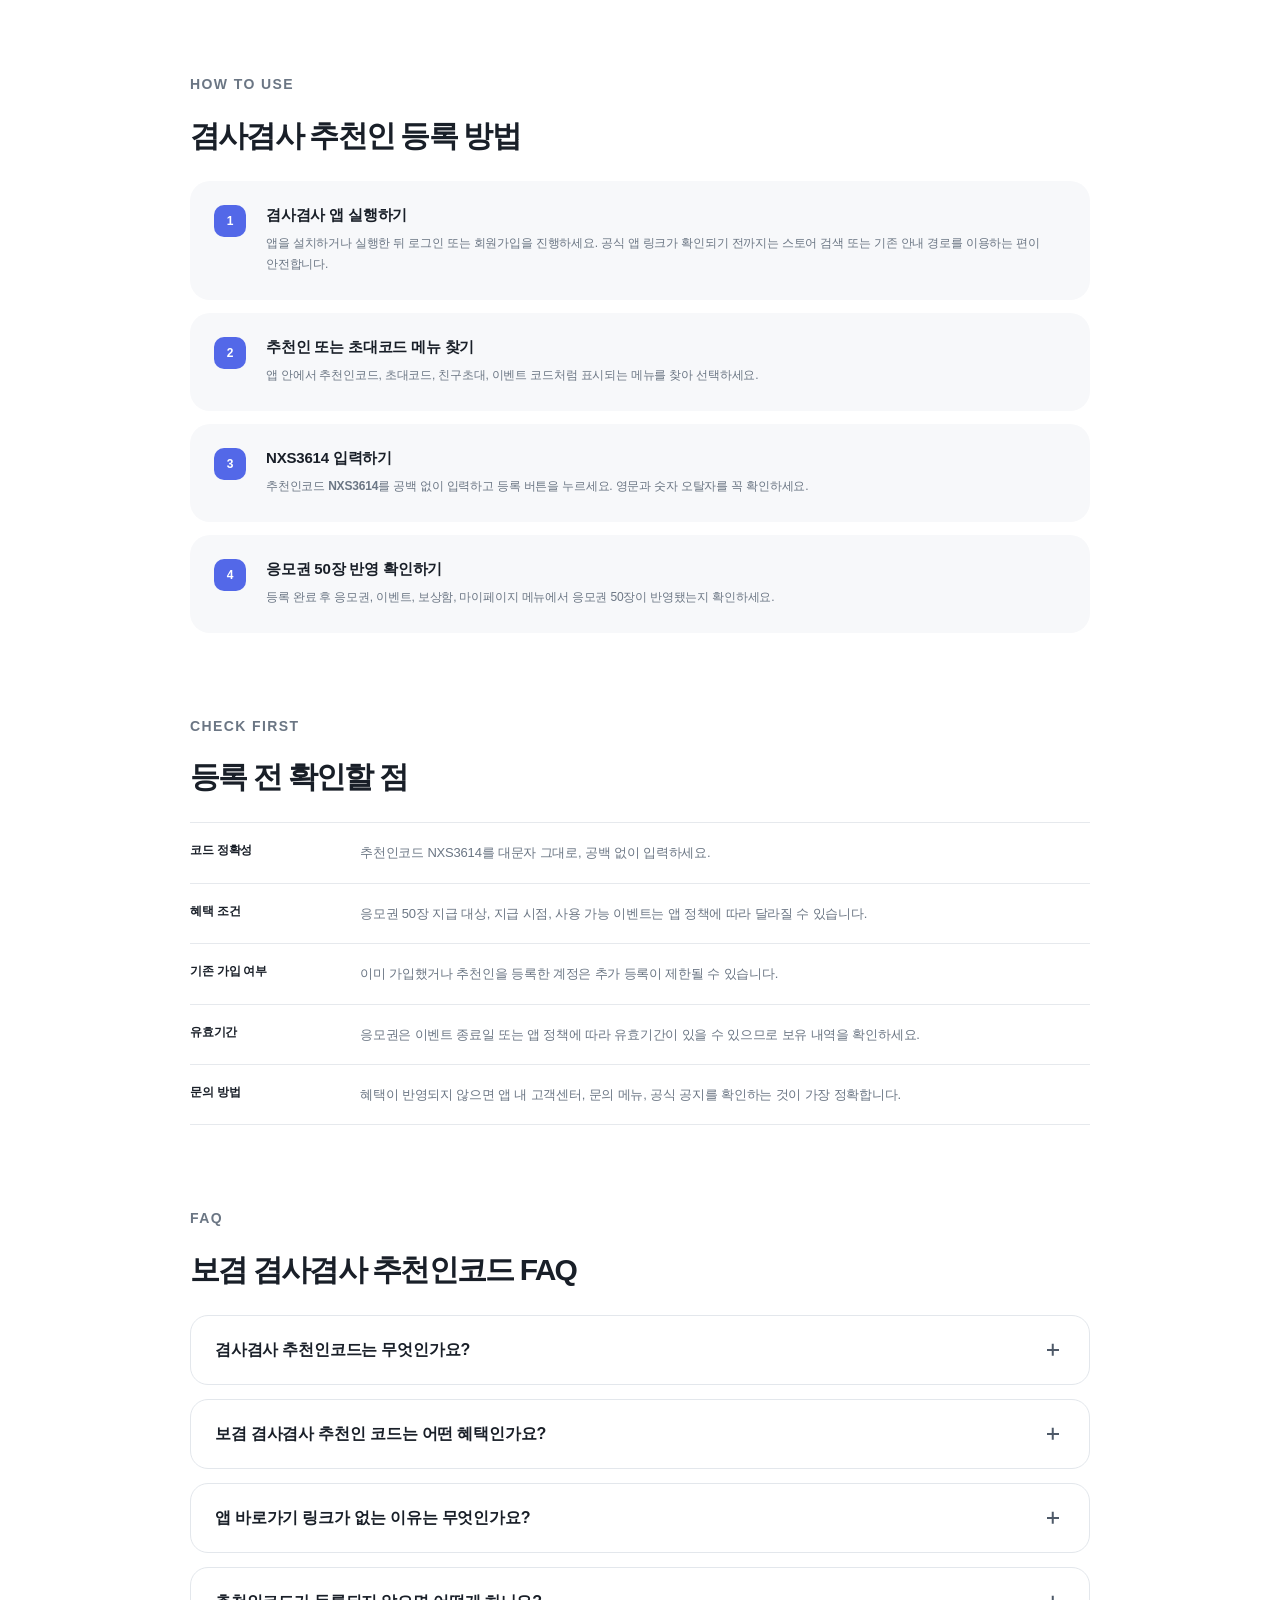
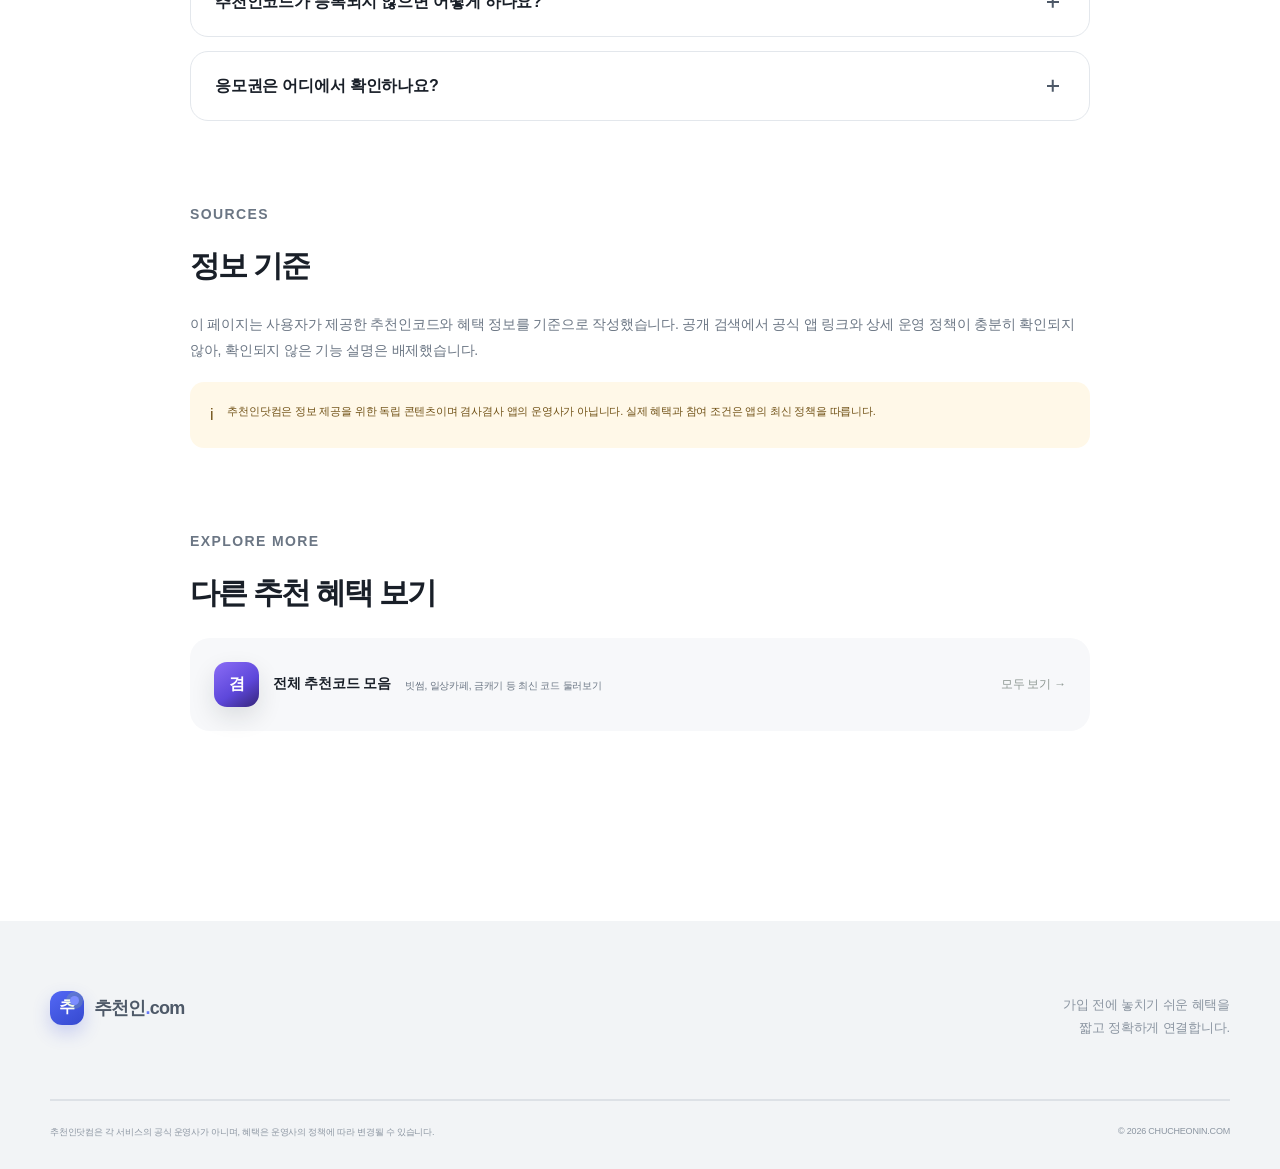
<file: gyeomsagyeomsa-referral-code/index.html>
<!doctype html>
<html lang="ko">
<head>
  <meta charset="utf-8">
  <meta name="viewport" content="width=device-width, initial-scale=1">
  <!-- Google tag (gtag.js) -->
  <script async src="https://www.googletagmanager.com/gtag/js?id=G-Y10FEXDFD1"></script>
  <script>
    window.dataLayer = window.dataLayer || [];
    function gtag(){dataLayer.push(arguments);}
    gtag('js', new Date());
    gtag('config', 'G-Y10FEXDFD1');
  </script>
  <title>보겸 겸사겸사 추천인코드 NXS3614 | 응모권 50장 혜택</title>
  <meta name="description" content="보겸 겸사겸사 추천인코드 NXS3614를 복사하고 응모권 50장 혜택과 추천인 등록 방법, 입력 전 확인사항을 한 번에 확인하세요.">
  <meta name="application-name" content="추천인닷컴">
  <meta name="apple-mobile-web-app-title" content="추천인닷컴">
  <meta name="robots" content="index,follow,max-image-preview:large">
  <link rel="canonical" href="https://chucheonin.com/gyeomsagyeomsa-referral-code/">
  <meta property="og:type" content="article">
  <meta property="og:locale" content="ko_KR">
  <meta property="og:site_name" content="추천인닷컴">
  <meta property="og:title" content="보겸 겸사겸사 추천인코드 NXS3614">
  <meta property="og:description" content="추천인코드 복사부터 응모권 50장 혜택과 등록 방법까지 빠르게 확인하세요.">
  <meta property="og:url" content="https://chucheonin.com/gyeomsagyeomsa-referral-code/">
  <meta property="og:image" content="https://chucheonin.com/assets/og-share-20260710.svg">
  <meta property="og:image:width" content="1200">
  <meta property="og:image:height" content="630">
  <meta property="article:published_time" content="2026-07-10">
  <meta property="article:modified_time" content="2026-07-10">
  <meta name="twitter:card" content="summary_large_image">
  <meta name="theme-color" content="#f7f8ff">
  <link rel="icon" href="../assets/favicon.svg" type="image/svg+xml">
  <link rel="manifest" href="../site.webmanifest">
  <link rel="stylesheet" href="../style.css">
  <script type="application/ld+json">
  {
    "@context": "https://schema.org",
    "@graph": [
      {
        "@type": "Organization",
        "@id": "https://chucheonin.com/#organization",
        "name": "추천인닷컴",
        "url": "https://chucheonin.com/",
        "logo": {"@type":"ImageObject","url":"https://chucheonin.com/assets/logo.svg","width":512,"height":512},
        "email": "mailto:chucheonincom@gmail.com"
      },
      {
        "@type": "WebSite",
        "@id": "https://chucheonin.com/#website",
        "url": "https://chucheonin.com/",
        "name": "추천인닷컴",
        "alternateName": ["추천인닷컴", "추천인.com", "chucheonin.com"],
        "inLanguage": "ko-KR",
        "publisher": {"@id":"https://chucheonin.com/#organization"}
      },
      {
        "@type": "Article",
        "@id": "https://chucheonin.com/gyeomsagyeomsa-referral-code/#article",
        "headline": "보겸 겸사겸사 추천인코드 NXS3614 | 응모권 50장 혜택",
        "description": "겸사겸사 추천인코드 NXS3614와 응모권 50장 혜택, 추천인 등록 방법과 확인사항을 정리한 가이드",
        "datePublished": "2026-07-10",
        "dateModified": "2026-07-10",
        "inLanguage": "ko-KR",
        "mainEntityOfPage": "https://chucheonin.com/gyeomsagyeomsa-referral-code/",
        "image": {"@type":"ImageObject","url":"https://chucheonin.com/assets/og-home.svg","width":1200,"height":630},
        "author": {"@type":"Organization","name":"추천인닷컴 에디터팀","url":"https://chucheonin.com/about/"},
        "publisher": {"@type":"Organization","@id":"https://chucheonin.com/#organization","name":"추천인닷컴","url":"https://chucheonin.com/","logo":{"@type":"ImageObject","url":"https://chucheonin.com/assets/logo.svg","width":512,"height":512}},
        "about": ["보겸 겸사겸사 추천인코드", "겸사겸사 추천인 등록", "응모권 혜택"],
        "mentions": ["NXS3614", "겸사겸사", "보겸", "응모권 50장"],
        "wordCount": 900
      },
      {
        "@type": "BreadcrumbList",
        "itemListElement": [
          {"@type":"ListItem","position":1,"name":"홈","item":"https://chucheonin.com/"},
          {"@type":"ListItem","position":2,"name":"생활·앱테크","item":"https://chucheonin.com/#categories"},
          {"@type":"ListItem","position":3,"name":"보겸 겸사겸사 추천인코드"}
        ]
      }
    ]
  }
  </script>
</head>
<body class="detail-body">
  <a class="skip-link" href="#content">본문으로 바로가기</a>
  <header class="site-header">
    <div class="header-inner">
      <a class="brand" href="../" aria-label="추천인닷컴 홈">
        <span class="brand-mark" aria-hidden="true">추</span>
        <span>추천인<span class="brand-dot">.</span>com</span>
      </a>
      <a class="header-action" href="../#popular">전체 코드 보기</a>
    </div>
  </header>

  <aside class="partner-disclosure" aria-label="파트너스 활동 안내">
    <div class="container">
      <span aria-hidden="true">i</span>
      <p>본 홈페이지는 파트너스 활동을 목적으로 제작되었으며, 해당 서비스로부터 소정의 수수료를 제공받습니다.</p>
    </div>
  </aside>

  <main id="content">
    <section class="detail-hero">
      <div class="container">
        <nav class="breadcrumbs" aria-label="현재 위치">
          <a href="../">홈</a><span>›</span><a href="../#categories">생활·앱테크</a><span>›</span><span aria-current="page">보겸 겸사겸사 추천인코드</span>
        </nav>
        <div class="detail-hero-grid">
          <div class="detail-title reveal">
            <div class="eyebrow"><span></span> 응모권 혜택 추천인 등록</div>
            <h1>보겸 겸사겸사<br>추천인코드</h1>
            <p>NXS3614 코드를 복사하고 겸사겸사 앱에서 등록하세요.<br>응모권 50장 혜택과 입력 전 확인사항을 정리했어요.</p>
            <div class="update-line"><i></i> 마지막 확인 2026. 07. 10 · 제공 정보 기준</div>
          </div>
          <aside class="detail-code-card reveal" aria-label="겸사겸사 추천인코드">
            <span>겸사겸사 추천인코드</span>
            <div class="big-code">
              <strong>NXS3614</strong>
              <button type="button" data-copy="NXS3614" aria-label="겸사겸사 추천인코드 복사">
                <svg aria-hidden="true" viewBox="0 0 24 24"><rect x="8" y="8" width="11" height="11" rx="2"/><path d="M16 8V6a2 2 0 0 0-2-2H6a2 2 0 0 0-2 2v8a2 2 0 0 0 2 2h2"/></svg>
              </button>
            </div>
            <p>추천인코드를 등록하면 응모권 50장 혜택으로 안내돼요.<br>앱 내 최신 이벤트 조건을 함께 확인해 주세요.</p>
            <div class="detail-card-actions">
              <button class="copy-action" type="button" data-copy="NXS3614">코드 복사</button>
              <a class="primary-action disabled-action" href="#howto" aria-label="앱 바로가기 링크 없음">등록 방법 보기 <span>↓</span></a>
            </div>
          </aside>
        </div>
      </div>
    </section>

    <div class="container detail-layout">
      <aside class="toc reveal" aria-label="글 목차">
        <strong>이 글의 순서</strong>
        <a href="#summary">1. 코드·혜택 요약</a>
        <a href="#about">2. 겸사겸사 소개</a>
        <a href="#howto">3. 추천인 등록 방법</a>
        <a href="#conditions">4. 확인사항</a>
        <a href="#faq">5. 자주 묻는 질문</a>
      </aside>

      <article class="detail-content">
        <section class="detail-section reveal" id="summary">
          <p class="section-kicker">AT A GLANCE</p>
          <h2>겸사겸사 추천인코드 한눈에 보기</h2>
          <p>입력할 겸사겸사 추천인코드는 <strong>NXS3614</strong>입니다. 보겸 겸사겸사 추천인 코드를 찾고 있다면 아래 복사 버튼을 눌러 앱의 추천인 등록 화면에 붙여 넣으면 됩니다. 현재 안내 혜택은 <strong>응모권 50장</strong>입니다.</p>
          <div class="summary-box">
            <div><span>추천인코드</span><strong>NXS3614</strong></div>
            <div><span>안내 혜택</span><strong>응모권 50장</strong></div>
            <div><span>등록 방식</span><strong>코드 직접 입력</strong></div>
          </div>
          <div class="inline-code-box">
            <div><span>복사할 코드</span><strong>NXS3614</strong></div>
            <div class="inline-actions">
              <button type="button" data-copy="NXS3614">한 번에 복사</button>
              <a href="#howto">등록 방법 보기 ↓</a>
            </div>
          </div>
          <div class="notice-box"><span>i</span><div><strong>앱 바로가기 링크는 아직 넣지 않았습니다.</strong><br>공식 앱 링크를 확인하지 못한 상태라 잘못된 외부 링크를 연결하지 않았어요. 앱 설치 또는 실행은 사용 중인 스토어에서 직접 확인해 주세요.</div></div>
        </section>

        <section class="detail-section reveal" id="about">
          <p class="section-kicker">ABOUT GYEOMSAGYEOMSA</p>
          <h2>겸사겸사는 어떤 앱인가요?</h2>
          <p>겸사겸사는 보겸과 함께 언급되는 앱으로 알려져 있으며, 추천인코드 등록 시 응모권 혜택을 제공하는 형태로 안내되고 있습니다. 현재 공개 검색에서 공식 소개 페이지나 안정적인 스토어 메타데이터가 충분히 확인되지 않아, 이 페이지에서는 추천인코드와 혜택, 등록 시 확인할 점 위주로 정리했습니다.</p>
          <p>응모권형 혜택은 이벤트 참여권처럼 운영 정책에 따라 지급 조건, 사용처, 유효기간이 달라질 수 있습니다. 따라서 코드를 입력하기 전 앱 안의 이벤트 안내와 보유 응모권 내역을 함께 확인하는 것이 좋습니다.</p>
          <div class="notice-box"><span>!</span><div><strong>확인된 정보만 기준으로 안내합니다.</strong><br>앱의 세부 기능이나 보상 구조가 공식적으로 확인되지 않은 내용은 임의로 추가하지 않았습니다. 공식 링크나 공지가 확인되면 이 페이지에 보강할 수 있습니다.</div></div>
        </section>

        <section class="detail-section reveal" id="howto">
          <p class="section-kicker">HOW TO USE</p>
          <h2>겸사겸사 추천인 등록 방법</h2>
          <div class="steps-list">
            <div class="guide-step">
              <h3>겸사겸사 앱 실행하기</h3>
              <p>앱을 설치하거나 실행한 뒤 로그인 또는 회원가입을 진행하세요. 공식 앱 링크가 확인되기 전까지는 스토어 검색 또는 기존 안내 경로를 이용하는 편이 안전합니다.</p>
            </div>
            <div class="guide-step">
              <h3>추천인 또는 초대코드 메뉴 찾기</h3>
              <p>앱 안에서 추천인코드, 초대코드, 친구초대, 이벤트 코드처럼 표시되는 메뉴를 찾아 선택하세요.</p>
            </div>
            <div class="guide-step">
              <h3>NXS3614 입력하기</h3>
              <p>추천인코드 <strong>NXS3614</strong>를 공백 없이 입력하고 등록 버튼을 누르세요. 영문과 숫자 오탈자를 꼭 확인하세요.</p>
            </div>
            <div class="guide-step">
              <h3>응모권 50장 반영 확인하기</h3>
              <p>등록 완료 후 응모권, 이벤트, 보상함, 마이페이지 메뉴에서 응모권 50장이 반영됐는지 확인하세요.</p>
            </div>
          </div>
        </section>

        <section class="detail-section reveal" id="conditions">
          <p class="section-kicker">CHECK FIRST</p>
          <h2>등록 전 확인할 점</h2>
          <ul class="fact-list">
            <li><strong>코드 정확성</strong><span>추천인코드 NXS3614를 대문자 그대로, 공백 없이 입력하세요.</span></li>
            <li><strong>혜택 조건</strong><span>응모권 50장 지급 대상, 지급 시점, 사용 가능 이벤트는 앱 정책에 따라 달라질 수 있습니다.</span></li>
            <li><strong>기존 가입 여부</strong><span>이미 가입했거나 추천인을 등록한 계정은 추가 등록이 제한될 수 있습니다.</span></li>
            <li><strong>유효기간</strong><span>응모권은 이벤트 종료일 또는 앱 정책에 따라 유효기간이 있을 수 있으므로 보유 내역을 확인하세요.</span></li>
            <li><strong>문의 방법</strong><span>혜택이 반영되지 않으면 앱 내 고객센터, 문의 메뉴, 공식 공지를 확인하는 것이 가장 정확합니다.</span></li>
          </ul>
        </section>

        <section class="detail-section detail-faq reveal" id="faq">
          <p class="section-kicker">FAQ</p>
          <h2>보겸 겸사겸사 추천인코드 FAQ</h2>
          <div class="accordion">
            <details><summary>겸사겸사 추천인코드는 무엇인가요?<span></span></summary><p>겸사겸사 앱에서 추천인 또는 초대코드를 등록할 때 사용하는 코드입니다. 이 페이지에서 안내하는 코드는 NXS3614입니다.</p></details>
            <details><summary>보겸 겸사겸사 추천인 코드는 어떤 혜택인가요?<span></span></summary><p>현재 안내된 혜택은 응모권 50장입니다. 실제 지급 조건과 사용처는 앱의 최신 이벤트 안내를 확인해야 합니다.</p></details>
            <details><summary>앱 바로가기 링크가 없는 이유는 무엇인가요?<span></span></summary><p>공식 앱 링크를 안정적으로 확인하지 못해 잘못된 링크를 넣지 않았습니다. 확인되는 즉시 안전한 링크로 추가할 수 있습니다.</p></details>
            <details><summary>추천인코드가 등록되지 않으면 어떻게 하나요?<span></span></summary><p>코드 오탈자, 기존 추천인 등록 여부, 이벤트 기간, 가입 이력을 먼저 확인하세요. 계속 반영되지 않으면 앱 내 문의 메뉴를 이용하는 편이 정확합니다.</p></details>
            <details><summary>응모권은 어디에서 확인하나요?<span></span></summary><p>앱의 이벤트, 응모권, 보상함, 마이페이지와 비슷한 메뉴에서 확인할 수 있습니다. 메뉴 이름은 앱 버전에 따라 달라질 수 있습니다.</p></details>
          </div>
        </section>

        <section class="detail-section reveal" id="sources">
          <p class="section-kicker">SOURCES</p>
          <h2>정보 기준</h2>
          <p>이 페이지는 사용자가 제공한 추천인코드와 혜택 정보를 기준으로 작성했습니다. 공개 검색에서 공식 앱 링크와 상세 운영 정책이 충분히 확인되지 않아, 확인되지 않은 기능 설명은 배제했습니다.</p>
          <div class="notice-box"><span>i</span><div>추천인닷컴은 정보 제공을 위한 독립 콘텐츠이며 겸사겸사 앱의 운영사가 아닙니다. 실제 혜택과 참여 조건은 앱의 최신 정책을 따릅니다.</div></div>
        </section>

        <section class="detail-section reveal">
          <p class="section-kicker">EXPLORE MORE</p>
          <h2>다른 추천 혜택 보기</h2>
          <a class="related-card" href="../#popular">
            <div><span class="service-logo logo-gyeomsagyeomsa">겸</span><div><h3>전체 추천코드 모음</h3><p>빗썸, 일상카페, 금캐기 등 최신 코드 둘러보기</p></div></div>
            <span>모두 보기 →</span>
          </a>
        </section>
      </article>
    </div>
  </main>

  <footer class="site-footer">
    <div class="container">
      <div class="footer-top">
        <a class="brand footer-brand" href="../"><span class="brand-mark">추</span><span>추천인<span class="brand-dot">.</span>com</span></a>
        <p>가입 전에 놓치기 쉬운 혜택을<br>짧고 정확하게 연결합니다.</p>
      </div>
      <div class="footer-bottom">
        <p>추천인닷컴은 각 서비스의 공식 운영사가 아니며, 혜택은 운영사의 정책에 따라 변경될 수 있습니다.</p>
        <span>© 2026 CHUCHEONIN.COM</span>
      </div>
    </div>
  </footer>
  <div class="toast" role="status" aria-live="polite" aria-atomic="true"><span>✓</span><p><strong>복사했어요!</strong><small>가입 화면에 붙여 넣으세요.</small></p></div>
  <script src="../script.js" defer></script>
</body>
</html>
</file>
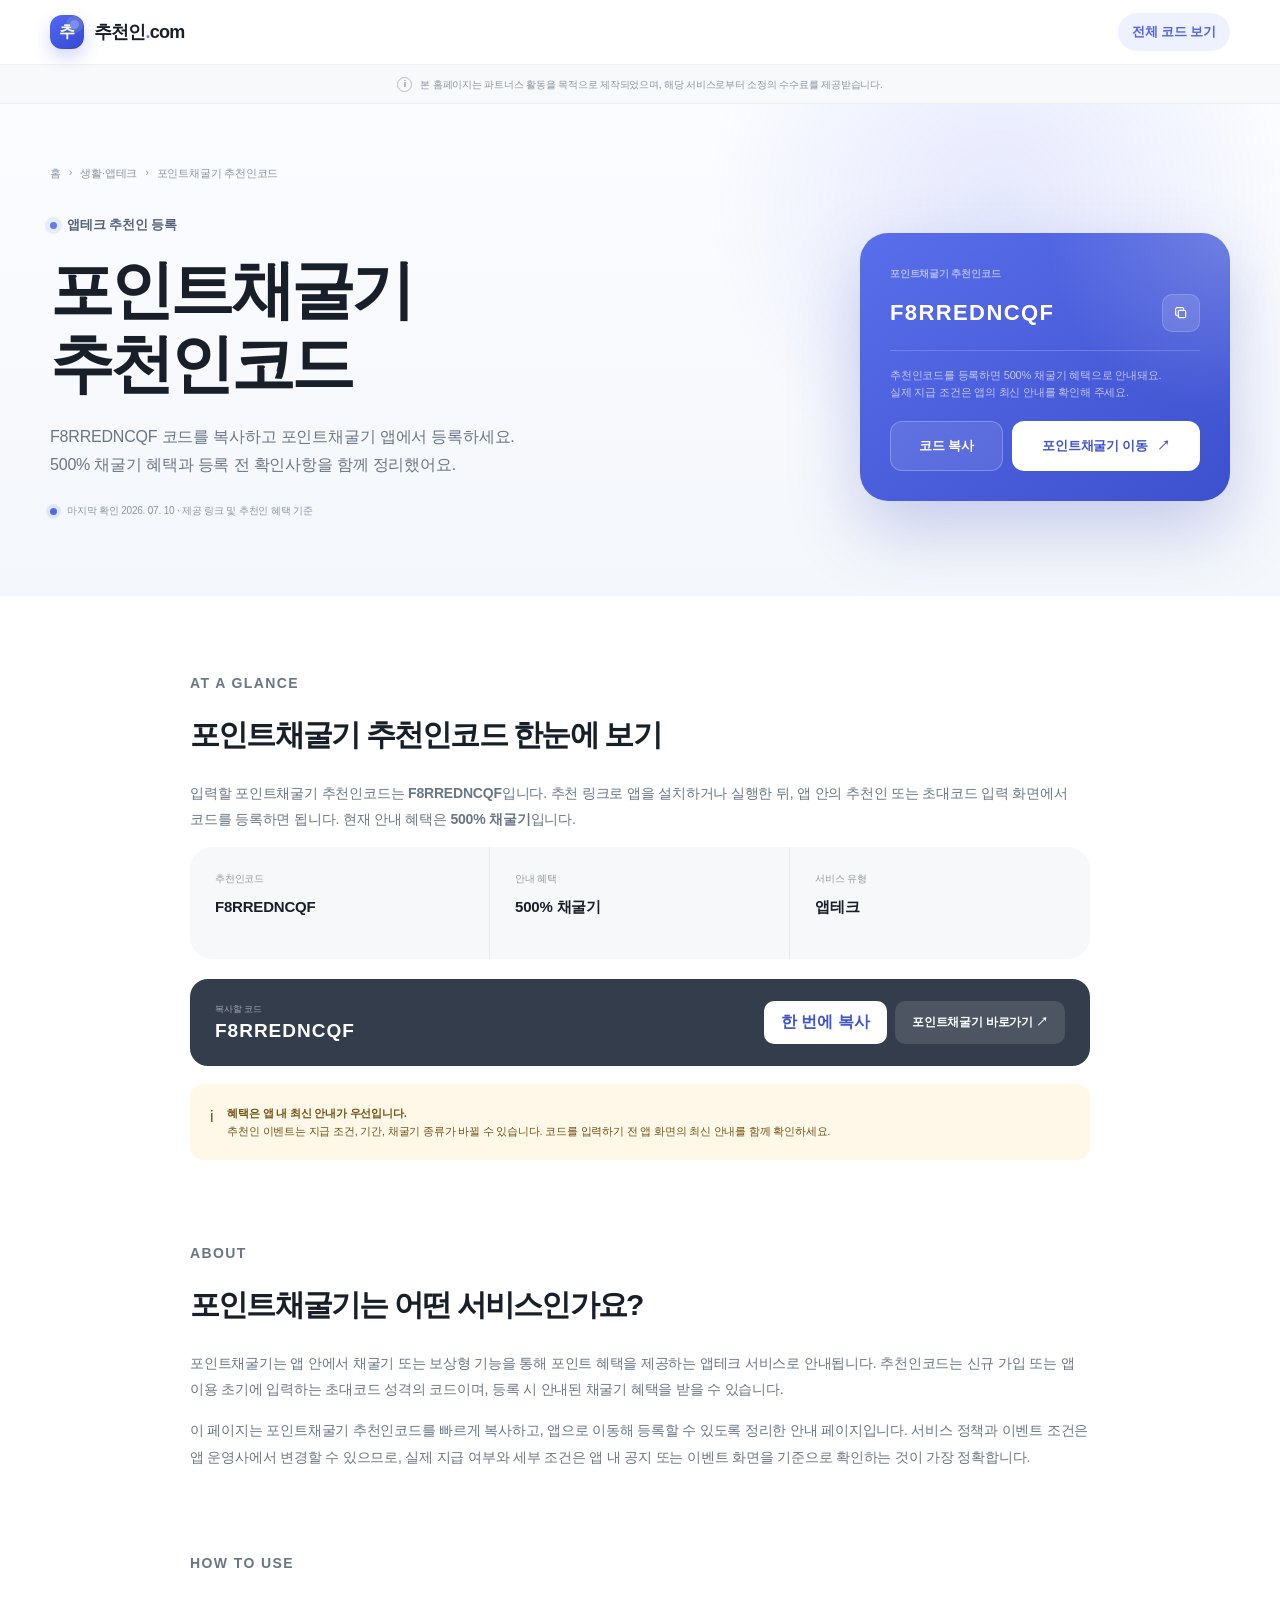
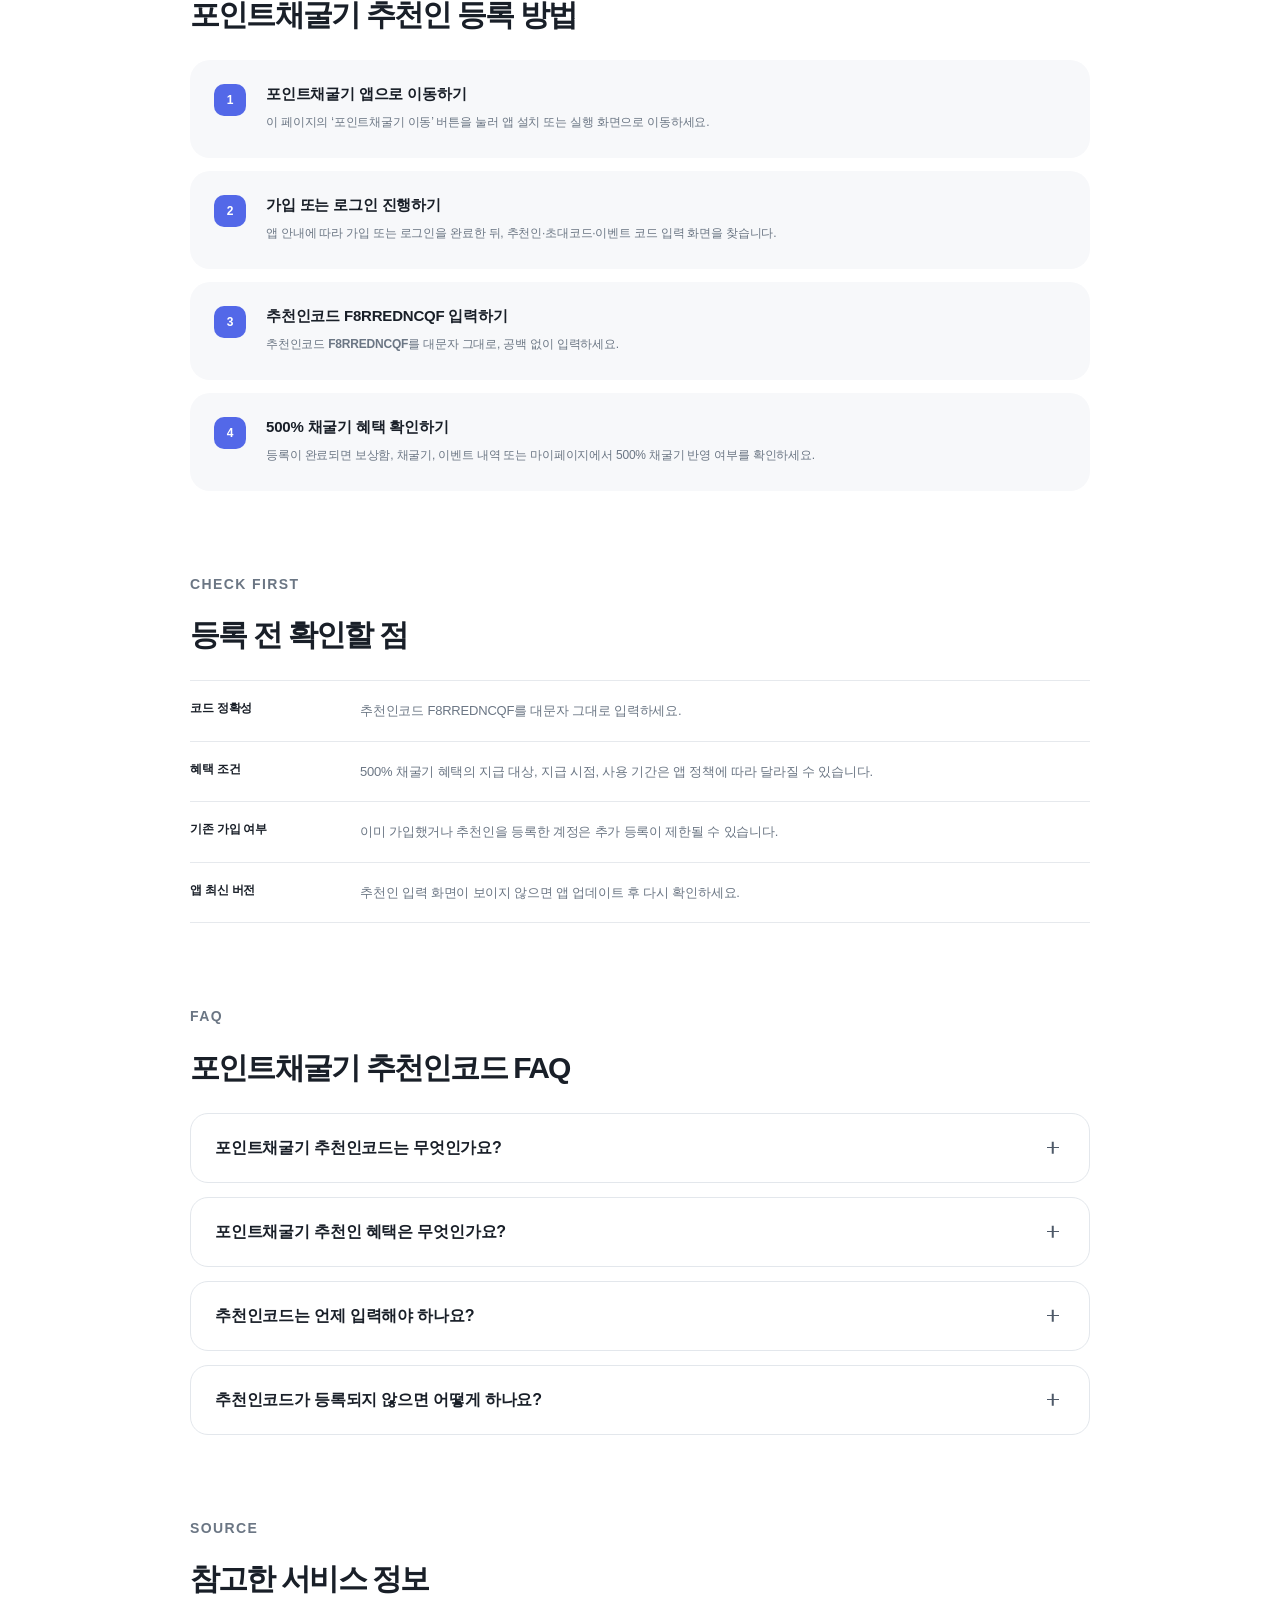
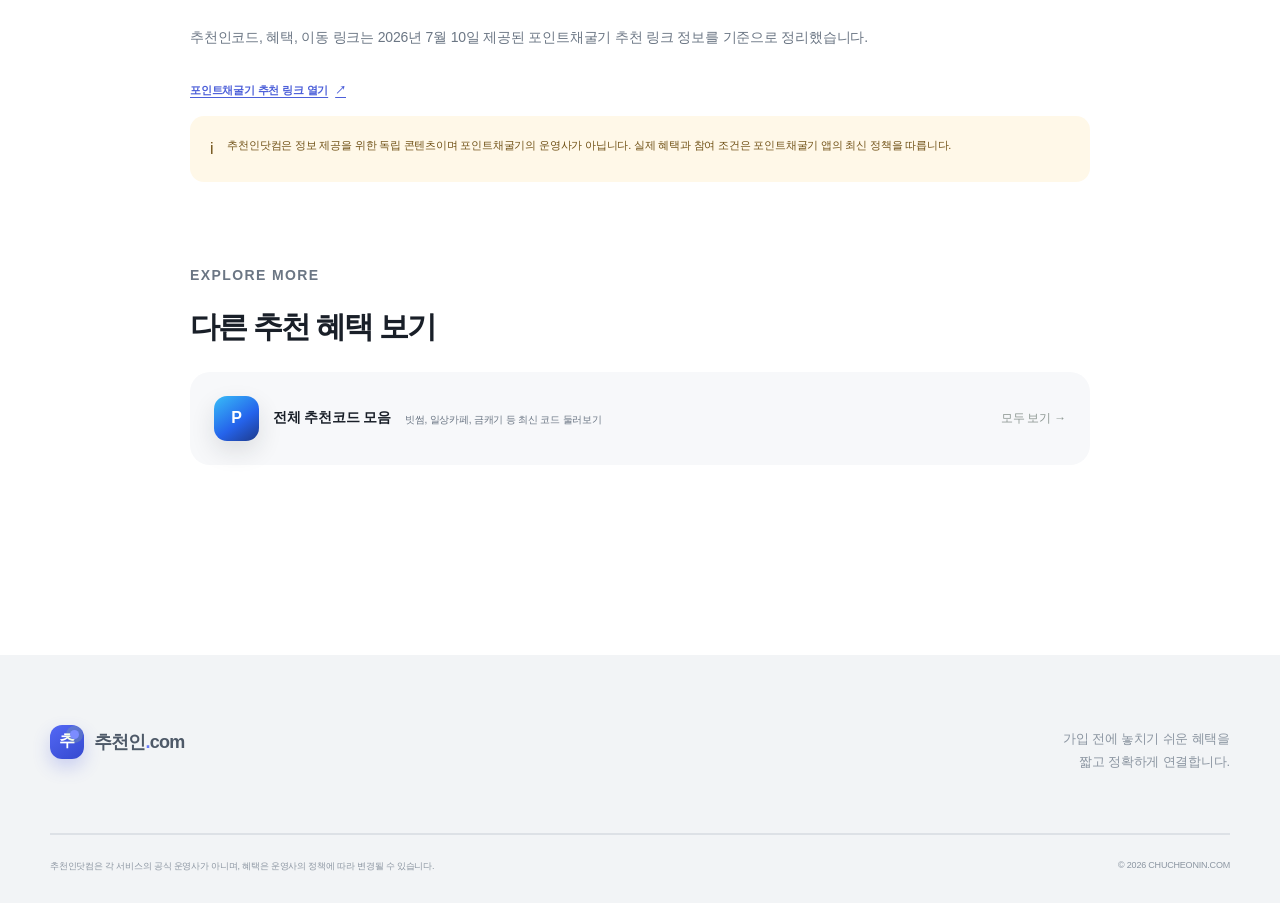
<file: point-mining-referral-code/index.html>
<!doctype html>
<html lang="ko">
<head>
  <meta charset="utf-8">
  <meta name="viewport" content="width=device-width, initial-scale=1">
  <!-- Google tag (gtag.js) -->
  <script async src="https://www.googletagmanager.com/gtag/js?id=G-Y10FEXDFD1"></script>
  <script>
    window.dataLayer = window.dataLayer || [];
    function gtag(){dataLayer.push(arguments);}
    gtag('js', new Date());
    gtag('config', 'G-Y10FEXDFD1');
  </script>
  <title>포인트채굴기 추천인코드 F8RREDNCQF | 500% 채굴기 혜택·등록 방법</title>
  <meta name="description" content="포인트채굴기 추천인코드 F8RREDNCQF 복사, 500% 채굴기 혜택, 추천인 등록 방법과 앱 이동 링크를 한 번에 확인하세요.">
  <meta name="application-name" content="추천인닷컴">
  <meta name="apple-mobile-web-app-title" content="추천인닷컴">
  <meta name="robots" content="index,follow,max-image-preview:large">
  <link rel="canonical" href="https://chucheonin.com/point-mining-referral-code/">
  <meta property="og:type" content="article">
  <meta property="og:locale" content="ko_KR">
  <meta property="og:site_name" content="추천인닷컴">
  <meta property="og:title" content="포인트채굴기 추천인코드 F8RREDNCQF">
  <meta property="og:description" content="추천인코드 복사부터 500% 채굴기 혜택과 등록 방법까지 한 번에 확인하세요.">
  <meta property="og:url" content="https://chucheonin.com/point-mining-referral-code/">
  <meta property="og:image" content="https://chucheonin.com/assets/og-share-20260710.svg">
  <meta property="og:image:width" content="1200">
  <meta property="og:image:height" content="630">
  <meta property="article:published_time" content="2026-07-10">
  <meta property="article:modified_time" content="2026-07-10">
  <meta name="twitter:card" content="summary_large_image">
  <meta name="theme-color" content="#eef6ff">
  <link rel="icon" href="../assets/favicon.svg" type="image/svg+xml">
  <link rel="manifest" href="../site.webmanifest">
  <link rel="stylesheet" href="../style.css">
  <script type="application/ld+json">
  {
    "@context": "https://schema.org",
    "@graph": [
      {
        "@type": "Organization",
        "@id": "https://chucheonin.com/#organization",
        "name": "추천인닷컴",
        "url": "https://chucheonin.com/",
        "logo": {"@type":"ImageObject","url":"https://chucheonin.com/assets/logo.svg","width":512,"height":512},
        "email": "mailto:chucheonincom@gmail.com"
      },
      {
        "@type": "WebSite",
        "@id": "https://chucheonin.com/#website",
        "url": "https://chucheonin.com/",
        "name": "추천인닷컴",
        "alternateName": ["추천인닷컴", "추천인.com", "chucheonin.com"],
        "inLanguage": "ko-KR",
        "publisher": {"@id":"https://chucheonin.com/#organization"}
      },
      {
        "@type": "Article",
        "@id": "https://chucheonin.com/point-mining-referral-code/#article",
        "headline": "포인트채굴기 추천인코드 F8RREDNCQF | 500% 채굴기 혜택·등록 방법",
        "description": "포인트채굴기 추천인코드 F8RREDNCQF와 500% 채굴기 혜택, 추천인 등록 방법, 등록 전 확인사항을 정리한 가이드",
        "datePublished": "2026-07-10",
        "dateModified": "2026-07-10",
        "inLanguage": "ko-KR",
        "mainEntityOfPage": "https://chucheonin.com/point-mining-referral-code/",
        "image": {"@type":"ImageObject","url":"https://chucheonin.com/assets/og-share-20260710.svg","width":1200,"height":630},
        "author": {"@type":"Organization","name":"추천인닷컴 에디터팀","url":"https://chucheonin.com/about/"},
        "publisher": {"@type":"Organization","@id":"https://chucheonin.com/#organization","name":"추천인닷컴","url":"https://chucheonin.com/","logo":{"@type":"ImageObject","url":"https://chucheonin.com/assets/logo.svg","width":512,"height":512}},
        "about": ["포인트채굴기 추천인", "포인트채굴기 추천인코드", "추천인 등록 방법", "앱테크"],
        "mentions": ["F8RREDNCQF", "포인트채굴기", "500% 채굴기"],
        "wordCount": 760
      },
      {
        "@type": "BreadcrumbList",
        "itemListElement": [
          {"@type":"ListItem","position":1,"name":"홈","item":"https://chucheonin.com/"},
          {"@type":"ListItem","position":2,"name":"생활·앱테크","item":"https://chucheonin.com/#categories"},
          {"@type":"ListItem","position":3,"name":"포인트채굴기 추천인코드"}
        ]
      },
      {
        "@type": "FAQPage",
        "mainEntity": [
          {"@type":"Question","name":"포인트채굴기 추천인코드는 무엇인가요?","acceptedAnswer":{"@type":"Answer","text":"포인트채굴기 앱에서 추천인 또는 초대코드 등록 시 사용하는 코드입니다. 이 페이지에서 안내하는 추천인코드는 F8RREDNCQF입니다."}},
          {"@type":"Question","name":"포인트채굴기 추천인 혜택은 무엇인가요?","acceptedAnswer":{"@type":"Answer","text":"현재 안내된 혜택은 500% 채굴기입니다. 실제 지급 조건과 기간은 앱 내 최신 이벤트 안내가 우선입니다."}},
          {"@type":"Question","name":"추천인코드가 등록되지 않으면 어떻게 하나요?","acceptedAnswer":{"@type":"Answer","text":"코드 오탈자, 기존 가입 이력, 이미 등록된 추천인 여부, 이벤트 기간, 앱 버전을 먼저 확인하세요."}}
        ]
      }
    ]
  }
  </script>
</head>
<body class="detail-body">
  <a class="skip-link" href="#content">본문으로 바로가기</a>
  <header class="site-header">
    <div class="header-inner">
      <a class="brand" href="../" aria-label="추천인닷컴 홈">
        <span class="brand-mark" aria-hidden="true">추</span>
        <span>추천인<span class="brand-dot">.</span>com</span>
      </a>
      <a class="header-action" href="../#popular">전체 코드 보기</a>
    </div>
  </header>

  <aside class="partner-disclosure" aria-label="파트너스 활동 안내">
    <div class="container">
      <span aria-hidden="true">i</span>
      <p>본 홈페이지는 파트너스 활동을 목적으로 제작되었으며, 해당 서비스로부터 소정의 수수료를 제공받습니다.</p>
    </div>
  </aside>

  <main id="content">
    <section class="detail-hero">
      <div class="container">
        <nav class="breadcrumbs" aria-label="현재 위치">
          <a href="../">홈</a><span>›</span><a href="../#categories">생활·앱테크</a><span>›</span><span aria-current="page">포인트채굴기 추천인코드</span>
        </nav>
        <div class="detail-hero-grid">
          <div class="detail-title reveal">
            <div class="eyebrow"><span></span> 앱테크 추천인 등록</div>
            <h1>포인트채굴기<br>추천인코드</h1>
            <p>F8RREDNCQF 코드를 복사하고 포인트채굴기 앱에서 등록하세요.<br>500% 채굴기 혜택과 등록 전 확인사항을 함께 정리했어요.</p>
            <div class="update-line"><i></i> 마지막 확인 2026. 07. 10 · 제공 링크 및 추천인 혜택 기준</div>
          </div>
          <aside class="detail-code-card reveal" aria-label="포인트채굴기 추천인코드">
            <span>포인트채굴기 추천인코드</span>
            <div class="big-code">
              <strong>F8RREDNCQF</strong>
              <button type="button" data-copy="F8RREDNCQF" aria-label="포인트채굴기 추천인코드 복사">
                <svg aria-hidden="true" viewBox="0 0 24 24"><rect x="8" y="8" width="11" height="11" rx="2"/><path d="M16 8V6a2 2 0 0 0-2-2H6a2 2 0 0 0-2 2v8a2 2 0 0 0 2 2h2"/></svg>
              </button>
            </div>
            <p>추천인코드를 등록하면 500% 채굴기 혜택으로 안내돼요.<br>실제 지급 조건은 앱의 최신 안내를 확인해 주세요.</p>
            <div class="detail-card-actions">
              <button class="copy-action" type="button" data-copy="F8RREDNCQF">코드 복사</button>
              <a class="primary-action pointmining-action" href="https://cpu.snapplay.io/landing_app?af_sub1=F8RREDNCQF" target="_blank" rel="sponsored noopener">포인트채굴기 이동 <span>↗</span></a>
            </div>
          </aside>
        </div>
      </div>
    </section>

    <div class="container detail-layout">
      <article class="detail-content">
        <section class="detail-section reveal" id="summary">
          <p class="section-kicker">AT A GLANCE</p>
          <h2>포인트채굴기 추천인코드 한눈에 보기</h2>
          <p>입력할 포인트채굴기 추천인코드는 <strong>F8RREDNCQF</strong>입니다. 추천 링크로 앱을 설치하거나 실행한 뒤, 앱 안의 추천인 또는 초대코드 입력 화면에서 코드를 등록하면 됩니다. 현재 안내 혜택은 <strong>500% 채굴기</strong>입니다.</p>
          <div class="summary-box">
            <div><span>추천인코드</span><strong>F8RREDNCQF</strong></div>
            <div><span>안내 혜택</span><strong>500% 채굴기</strong></div>
            <div><span>서비스 유형</span><strong>앱테크</strong></div>
          </div>
          <div class="inline-code-box">
            <div><span>복사할 코드</span><strong>F8RREDNCQF</strong></div>
            <div class="inline-actions">
              <button type="button" data-copy="F8RREDNCQF">한 번에 복사</button>
              <a href="https://cpu.snapplay.io/landing_app?af_sub1=F8RREDNCQF" target="_blank" rel="sponsored noopener">포인트채굴기 바로가기 ↗</a>
            </div>
          </div>
          <div class="notice-box"><span>i</span><div><strong>혜택은 앱 내 최신 안내가 우선입니다.</strong><br>추천인 이벤트는 지급 조건, 기간, 채굴기 종류가 바뀔 수 있습니다. 코드를 입력하기 전 앱 화면의 최신 안내를 함께 확인하세요.</div></div>
        </section>

        <section class="detail-section reveal" id="about">
          <p class="section-kicker">ABOUT</p>
          <h2>포인트채굴기는 어떤 서비스인가요?</h2>
          <p>포인트채굴기는 앱 안에서 채굴기 또는 보상형 기능을 통해 포인트 혜택을 제공하는 앱테크 서비스로 안내됩니다. 추천인코드는 신규 가입 또는 앱 이용 초기에 입력하는 초대코드 성격의 코드이며, 등록 시 안내된 채굴기 혜택을 받을 수 있습니다.</p>
          <p>이 페이지는 포인트채굴기 추천인코드를 빠르게 복사하고, 앱으로 이동해 등록할 수 있도록 정리한 안내 페이지입니다. 서비스 정책과 이벤트 조건은 앱 운영사에서 변경할 수 있으므로, 실제 지급 여부와 세부 조건은 앱 내 공지 또는 이벤트 화면을 기준으로 확인하는 것이 가장 정확합니다.</p>
        </section>

        <section class="detail-section reveal" id="howto">
          <p class="section-kicker">HOW TO USE</p>
          <h2>포인트채굴기 추천인 등록 방법</h2>
          <div class="steps-list">
            <div class="guide-step"><h3>포인트채굴기 앱으로 이동하기</h3><p>이 페이지의 ‘포인트채굴기 이동’ 버튼을 눌러 앱 설치 또는 실행 화면으로 이동하세요.</p></div>
            <div class="guide-step"><h3>가입 또는 로그인 진행하기</h3><p>앱 안내에 따라 가입 또는 로그인을 완료한 뒤, 추천인·초대코드·이벤트 코드 입력 화면을 찾습니다.</p></div>
            <div class="guide-step"><h3>추천인코드 F8RREDNCQF 입력하기</h3><p>추천인코드 <strong>F8RREDNCQF</strong>를 대문자 그대로, 공백 없이 입력하세요.</p></div>
            <div class="guide-step"><h3>500% 채굴기 혜택 확인하기</h3><p>등록이 완료되면 보상함, 채굴기, 이벤트 내역 또는 마이페이지에서 500% 채굴기 반영 여부를 확인하세요.</p></div>
          </div>
        </section>

        <section class="detail-section reveal" id="conditions">
          <p class="section-kicker">CHECK FIRST</p>
          <h2>등록 전 확인할 점</h2>
          <ul class="fact-list">
            <li><strong>코드 정확성</strong><span>추천인코드 F8RREDNCQF를 대문자 그대로 입력하세요.</span></li>
            <li><strong>혜택 조건</strong><span>500% 채굴기 혜택의 지급 대상, 지급 시점, 사용 기간은 앱 정책에 따라 달라질 수 있습니다.</span></li>
            <li><strong>기존 가입 여부</strong><span>이미 가입했거나 추천인을 등록한 계정은 추가 등록이 제한될 수 있습니다.</span></li>
            <li><strong>앱 최신 버전</strong><span>추천인 입력 화면이 보이지 않으면 앱 업데이트 후 다시 확인하세요.</span></li>
          </ul>
        </section>

        <section class="detail-section detail-faq reveal" id="faq">
          <p class="section-kicker">FAQ</p>
          <h2>포인트채굴기 추천인코드 FAQ</h2>
          <div class="accordion">
            <details><summary>포인트채굴기 추천인코드는 무엇인가요?<span></span></summary><p>포인트채굴기 앱에서 추천인 또는 초대코드를 등록할 때 사용하는 코드입니다. 이 페이지에서 안내하는 추천인코드는 F8RREDNCQF입니다.</p></details>
            <details><summary>포인트채굴기 추천인 혜택은 무엇인가요?<span></span></summary><p>현재 안내된 혜택은 500% 채굴기입니다. 실제 지급 조건과 기간은 앱 내 최신 이벤트 안내가 우선입니다.</p></details>
            <details><summary>추천인코드는 언제 입력해야 하나요?<span></span></summary><p>일반적으로 가입 직후 또는 이벤트·추천인 메뉴에서 입력합니다. 이미 가입한 계정은 입력이 제한될 수 있으니 초기 등록 가능 여부를 먼저 확인하세요.</p></details>
            <details><summary>추천인코드가 등록되지 않으면 어떻게 하나요?<span></span></summary><p>코드 오탈자, 기존 가입 이력, 이미 등록된 추천인 여부, 이벤트 기간, 앱 버전을 먼저 확인하세요.</p></details>
          </div>
        </section>

        <section class="detail-section reveal" id="sources">
          <p class="section-kicker">SOURCE</p>
          <h2>참고한 서비스 정보</h2>
          <p>추천인코드, 혜택, 이동 링크는 2026년 7월 10일 제공된 포인트채굴기 추천 링크 정보를 기준으로 정리했습니다.</p>
          <a class="source-link" href="https://cpu.snapplay.io/landing_app?af_sub1=F8RREDNCQF" rel="nofollow sponsored noopener" target="_blank">포인트채굴기 추천 링크 열기 <span>↗</span></a>
          <div class="notice-box"><span>i</span><div>추천인닷컴은 정보 제공을 위한 독립 콘텐츠이며 포인트채굴기의 운영사가 아닙니다. 실제 혜택과 참여 조건은 포인트채굴기 앱의 최신 정책을 따릅니다.</div></div>
        </section>

        <section class="detail-section reveal">
          <p class="section-kicker">EXPLORE MORE</p>
          <h2>다른 추천 혜택 보기</h2>
          <a class="related-card" href="../#popular">
            <div><span class="service-logo logo-pointmining">P</span><div><h3>전체 추천코드 모음</h3><p>빗썸, 일상카페, 금캐기 등 최신 코드 둘러보기</p></div></div>
            <span>모두 보기 →</span>
          </a>
        </section>
      </article>
    </div>
  </main>

  <footer class="site-footer">
    <div class="container">
      <div class="footer-top">
        <a class="brand footer-brand" href="../"><span class="brand-mark">추</span><span>추천인<span class="brand-dot">.</span>com</span></a>
        <p>가입 전에 놓치기 쉬운 혜택을<br>짧고 정확하게 연결합니다.</p>
      </div>
      <div class="footer-bottom">
        <p>추천인닷컴은 각 서비스의 공식 운영사가 아니며, 혜택은 운영사의 정책에 따라 변경될 수 있습니다.</p>
        <span>© 2026 CHUCHEONIN.COM</span>
      </div>
    </div>
  </footer>
  <div class="toast" role="status" aria-live="polite" aria-atomic="true"><span>✓</span><p><strong>복사했어요!</strong><small>가입 화면에 붙여 넣으세요.</small></p></div>
  <script src="../script.js" defer></script>
</body>
</html>
</file>
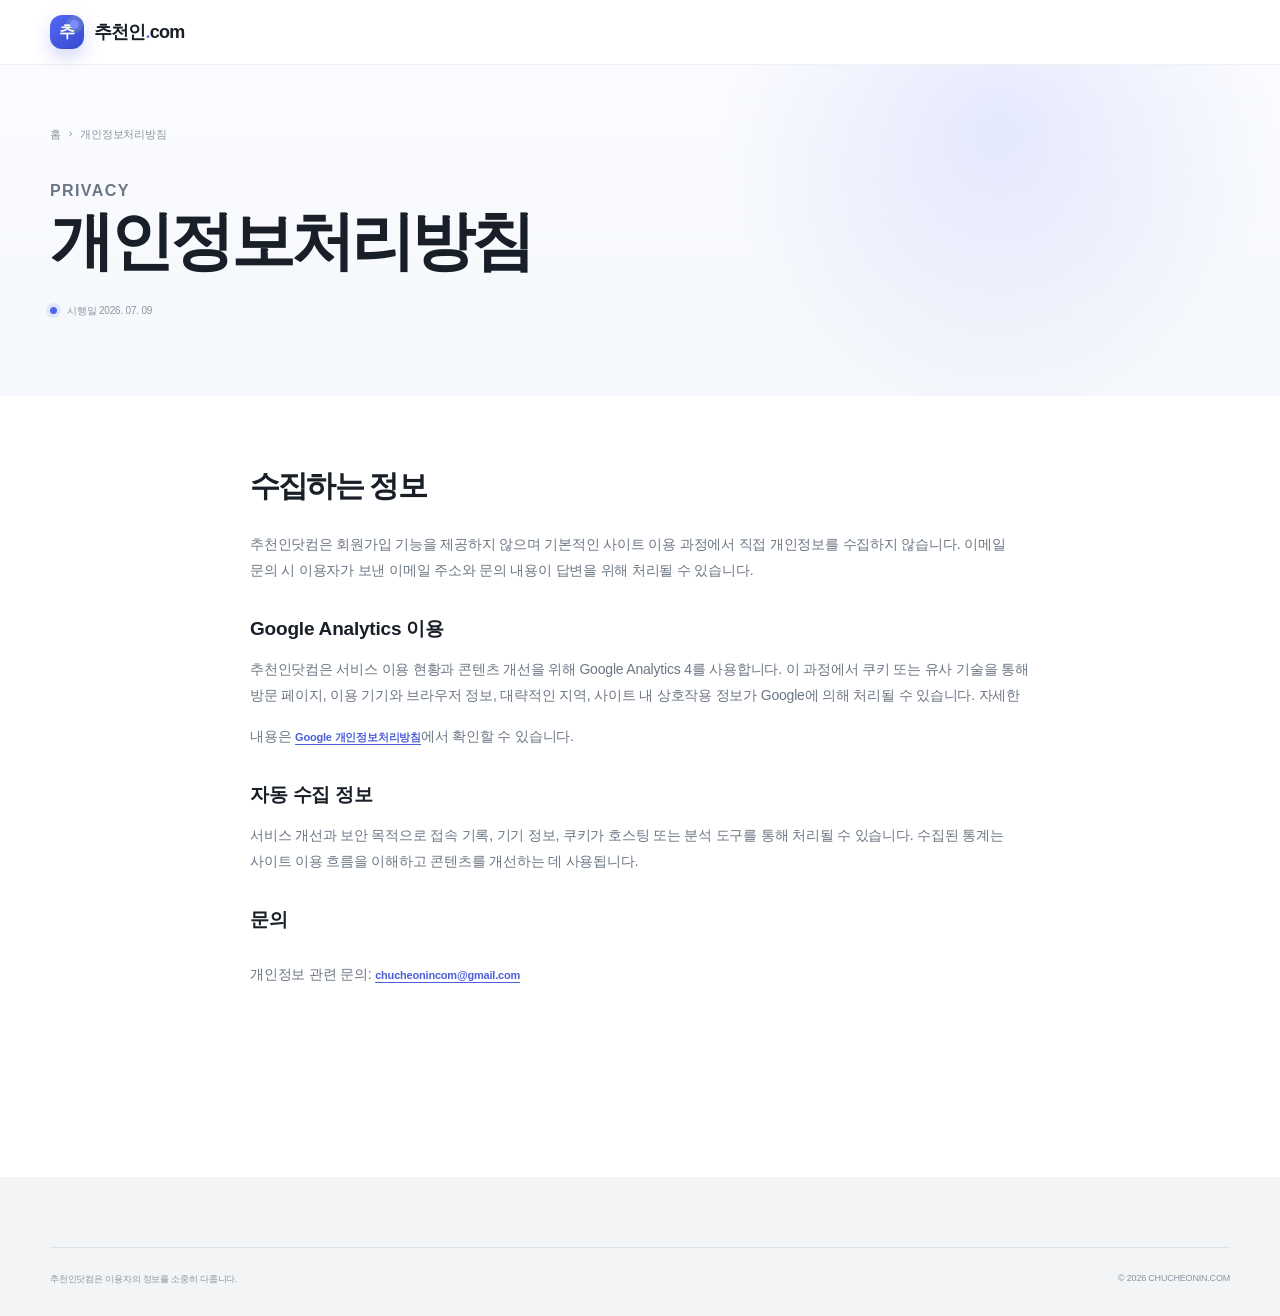
<file: privacy/index.html>
<!doctype html>
<html lang="ko">
<head>
  <meta charset="utf-8"><meta name="viewport" content="width=device-width,initial-scale=1">
  <!-- Google tag (gtag.js) -->
  <script async src="https://www.googletagmanager.com/gtag/js?id=G-Y10FEXDFD1"></script>
  <script>
    window.dataLayer = window.dataLayer || [];
    function gtag(){dataLayer.push(arguments);}
    gtag('js', new Date());
    gtag('config', 'G-Y10FEXDFD1');
  </script>
  <title>개인정보처리방침 | 추천인닷컴</title>
  <meta name="description" content="추천인닷컴 개인정보처리방침입니다.">
  <meta name="application-name" content="추천인닷컴">
  <meta name="apple-mobile-web-app-title" content="추천인닷컴">
  <meta name="robots" content="noindex,follow">
  <link rel="canonical" href="https://chucheonin.com/privacy/">
  <link rel="icon" href="../assets/favicon.svg" type="image/svg+xml"><link rel="manifest" href="../site.webmanifest"><link rel="stylesheet" href="../style.css">
</head>
<body class="detail-body">
  <header class="site-header"><div class="header-inner"><a class="brand" href="../" aria-label="추천인닷컴 홈"><span class="brand-mark">추</span><span>추천인<span class="brand-dot">.</span>com</span></a></div></header>
  <main><section class="detail-hero"><div class="container detail-title"><div class="breadcrumbs"><a href="../">홈</a><span>›</span><span>개인정보처리방침</span></div><p class="section-kicker">PRIVACY</p><h1>개인정보처리방침</h1><div class="update-line"><i></i> 시행일 2026. 07. 09</div></div></section><div class="container" style="max-width:780px;padding-top:70px;padding-bottom:110px"><section class="detail-section"><h2>수집하는 정보</h2><p>추천인닷컴은 회원가입 기능을 제공하지 않으며 기본적인 사이트 이용 과정에서 직접 개인정보를 수집하지 않습니다. 이메일 문의 시 이용자가 보낸 이메일 주소와 문의 내용이 답변을 위해 처리될 수 있습니다.</p><h3>Google Analytics 이용</h3><p>추천인닷컴은 서비스 이용 현황과 콘텐츠 개선을 위해 Google Analytics 4를 사용합니다. 이 과정에서 쿠키 또는 유사 기술을 통해 방문 페이지, 이용 기기와 브라우저 정보, 대략적인 지역, 사이트 내 상호작용 정보가 Google에 의해 처리될 수 있습니다. 자세한 내용은 <a class="source-link" href="https://policies.google.com/privacy?hl=ko" target="_blank" rel="noopener">Google 개인정보처리방침</a>에서 확인할 수 있습니다.</p><h3>자동 수집 정보</h3><p>서비스 개선과 보안 목적으로 접속 기록, 기기 정보, 쿠키가 호스팅 또는 분석 도구를 통해 처리될 수 있습니다. 수집된 통계는 사이트 이용 흐름을 이해하고 콘텐츠를 개선하는 데 사용됩니다.</p><h3>문의</h3><p>개인정보 관련 문의: <a class="source-link" href="mailto:chucheonincom@gmail.com">chucheonincom@gmail.com</a></p></section></div></main>
  <footer class="site-footer"><div class="container"><div class="footer-bottom"><p>추천인닷컴은 이용자의 정보를 소중히 다룹니다.</p><span>© 2026 CHUCHEONIN.COM</span></div></div></footer>
</body>
</html>
</file>
<file: style.css>
/* 추천인닷컴 production stylesheet */
:root {
  --ink: #17251f;
  --muted: #66736d;
  --cream: #f5f6ef;
  --paper: #fff;
  --line: #dfe4dc;
  --lime: #c8f25f;
  --lime-strong: #aee631;
  --green: #163f30;
  --orange: #ff6a3d;
  --shadow: 0 22px 60px rgba(22, 51, 40, .09);
  --radius: 24px;
  --max: 1180px;
}

* { box-sizing: border-box; }
html {
  scroll-behavior: smooth;
  -webkit-text-size-adjust: 100%;
  text-size-adjust: 100%;
}
#popular,
#categories,
#guide { scroll-margin-top: 92px; }
body {
  margin: 0;
  color: var(--ink);
  background: var(--paper);
  font-family: Pretendard, "Noto Sans KR", "Apple SD Gothic Neo", Inter, Arial, sans-serif;
  -webkit-font-smoothing: antialiased;
  -webkit-text-size-adjust: 100%;
  text-size-adjust: 100%;
  word-break: keep-all;
}
button, input { font: inherit; }
input, textarea, select { font-size: 16px; }
button, a { -webkit-tap-highlight-color: transparent; }
a { color: inherit; text-decoration: none; }
svg { width: 1em; height: 1em; fill: none; stroke: currentColor; stroke-width: 1.8; stroke-linecap: round; stroke-linejoin: round; }
.sr-only { position: absolute; width: 1px; height: 1px; padding: 0; margin: -1px; overflow: hidden; clip: rect(0, 0, 0, 0); white-space: nowrap; border: 0; }
.skip-link { position: fixed; z-index: 1000; top: 12px; left: 12px; padding: 12px 18px; background: var(--ink); color: white; border-radius: 10px; transform: translateY(-150%); transition: .2s; }
.skip-link:focus { transform: none; }
.container { width: min(calc(100% - 48px), var(--max)); margin: 0 auto; }
.section { padding: 124px 0; }

.site-header { position: absolute; z-index: 50; width: 100%; top: 0; border-bottom: 1px solid rgba(23, 37, 31, .08); }
.header-inner { width: min(calc(100% - 48px), var(--max)); height: 82px; margin: auto; display: flex; align-items: center; justify-content: space-between; }
.brand { display: inline-flex; align-items: center; gap: 10px; font-size: 19px; font-weight: 850; letter-spacing: -.7px; }
.brand-mark { width: 35px; height: 35px; display: grid; place-items: center; position: relative; overflow: hidden; border-radius: 12px 12px 12px 5px; background: linear-gradient(145deg, #6478f6 0%, #4258e8 52%, #17251f 100%); color: #f7ffe4; font-size: 16px; font-weight: 900; box-shadow: 0 10px 24px rgba(66,88,232,.22), inset 0 0 0 1px rgba(255,255,255,.18); }
.brand-mark::after { content: ""; position: absolute; right: 5px; top: 5px; width: 9px; height: 9px; border-radius: 50%; background: var(--lime); box-shadow: 0 0 0 4px rgba(200,242,95,.16); }
.brand-dot { color: var(--orange); }
.desktop-nav { display: flex; align-items: center; gap: 38px; font-size: 14px; font-weight: 700; }
.desktop-nav a { position: relative; padding: 31px 0; color: #54615b; transition: color .2s; }
.desktop-nav a:hover, .desktop-nav .is-active { color: var(--ink); }
.desktop-nav .is-active::after { content: ""; position: absolute; left: 0; right: 0; bottom: 0; height: 2px; background: var(--ink); }
.icon-button { border: 0; background: transparent; }
.menu-toggle { display: none; width: 40px; height: 40px; padding: 10px; }
.menu-toggle span { display: block; width: 20px; height: 2px; margin: 5px 0; background: var(--ink); transition: .25s; }
.mobile-nav { padding: 12px 24px 22px; background: rgba(247,248,242,.98); border-top: 1px solid var(--line); }
.mobile-nav a { display: block; padding: 12px 0; font-weight: 750; }
.partner-disclosure {
  position: relative;
  z-index: 10;
  border-bottom: 1px solid #edf0f3;
  color: #8b95a1;
  background: #f8f9fa;
}
.partner-disclosure .container {
  min-height: 38px;
  display: flex;
  align-items: center;
  justify-content: center;
  gap: 8px;
}
.partner-disclosure span {
  width: 15px;
  height: 15px;
  display: grid;
  place-items: center;
  flex: 0 0 auto;
  border: 1px solid #b7bec7;
  border-radius: 50%;
  font: 700 9px/1 Inter, sans-serif;
}
.partner-disclosure p {
  margin: 0;
  font-size: 10px;
  line-height: 1.5;
}
.hero-disclosure {
  max-width: 660px;
  display: flex;
  align-items: center;
  gap: 7px;
  margin-top: 18px;
  color: #8b95a1;
}
.hero-disclosure span {
  width: 15px;
  height: 15px;
  display: grid;
  place-items: center;
  flex: 0 0 auto;
  border: 1px solid #b7bec7;
  border-radius: 50%;
  font: 700 9px/1 Inter, sans-serif;
}
.hero-disclosure p {
  margin: 0;
  font-size: 10px;
  line-height: 1.5;
}

.hero { min-height: 760px; position: relative; overflow: hidden; display: flex; align-items: center; background: var(--cream); padding: 140px 0 100px; }
.hero::before { content: ""; position: absolute; width: 480px; height: 480px; right: -80px; top: 105px; border-radius: 48% 52% 60% 40%; background: var(--lime); opacity: .38; transform: rotate(-12deg); }
.hero::after { content: "↗"; position: absolute; right: 13vw; top: 280px; font-size: 120px; font-weight: 200; color: rgba(22,63,48,.14); transform: rotate(3deg); }
.hero-orbit { position: absolute; border: 1px solid rgba(23,37,31,.11); border-radius: 50%; pointer-events: none; }
.orbit-one { width: 620px; height: 620px; right: -180px; top: 55px; }
.orbit-two { width: 780px; height: 780px; right: -260px; top: -25px; }
.hero-inner { position: relative; z-index: 2; }
.eyebrow { display: flex; align-items: center; gap: 10px; color: #496059; font-size: 13px; font-weight: 800; letter-spacing: -.1px; }
.eyebrow span { width: 8px; height: 8px; border-radius: 50%; background: var(--orange); box-shadow: 0 0 0 5px rgba(255,106,61,.12); }
.hero h1 { max-width: 740px; margin: 27px 0 24px; font-size: clamp(54px, 6.3vw, 86px); line-height: 1.07; letter-spacing: -5px; font-weight: 900; }
.hero h1 em { color: var(--green); font-style: normal; position: relative; z-index: 0; }
.hero h1 em::after { content: ""; position: absolute; z-index: -1; height: 19px; background: var(--lime); left: -3px; right: -3px; bottom: 4px; transform: rotate(-1deg); }
.hero-copy { margin: 0 0 36px; color: var(--muted); font-size: 18px; line-height: 1.7; letter-spacing: -.45px; }
.search-box { width: min(700px, 100%); min-height: 72px; display: flex; align-items: center; gap: 14px; padding: 9px 9px 9px 24px; background: white; border: 1px solid rgba(23,37,31,.11); border-radius: 18px; box-shadow: 0 16px 40px rgba(36,53,46,.1); transition: .2s; }
.search-box:focus-within { border-color: var(--green); box-shadow: 0 16px 48px rgba(36,53,46,.15); transform: translateY(-2px); }
.search-box svg { width: 22px; height: 22px; color: #66736d; flex: 0 0 auto; }
.search-box input { min-width: 0; flex: 1; border: 0; outline: 0; background: transparent; color: var(--ink); font-size: 16px !important; -webkit-appearance: none; appearance: none; touch-action: manipulation; }
.search-box input::placeholder { color: #98a19d; }
.search-box button { height: 52px; padding: 0 28px; border: 0; border-radius: 12px; background: var(--ink); color: white; font-weight: 800; cursor: pointer; transition: .2s; }
.search-box button:hover { background: var(--green); transform: translateY(-1px); }
.quick-search { display: flex; align-items: center; flex-wrap: wrap; gap: 15px; margin: 19px 0 0 4px; font-size: 13px; }
.quick-search > span { color: #87908c; }
.quick-search button { border: 0; padding: 0; background: none; color: #3f5149; font-weight: 800; cursor: pointer; }
.hero-bottom { position: absolute; z-index: 3; left: 0; right: 0; bottom: 32px; width: min(calc(100% - 48px), var(--max)); margin: auto; display: flex; align-items: flex-end; justify-content: flex-end; }
.trust-mini { display: flex; align-items: center; gap: 14px; }
.avatar-stack { display: flex; }
.avatar-stack span { width: 34px; height: 34px; display: grid; place-items: center; border: 3px solid var(--cream); border-radius: 50%; margin-left: -8px; color: white; background: var(--ink); font-size: 10px; font-weight: 900; }
.avatar-stack span:first-child { margin-left: 0; background: #f0442e; }
.avatar-stack span:nth-child(2) { background: #1769e0; }
.avatar-stack span:nth-child(3) { background: #39b8e8; }
.trust-mini p { margin: 0; color: #76817c; font-size: 11px; line-height: 1.35; }
.trust-mini strong { display: block; color: var(--ink); font-size: 14px; }
.scroll-cue { display: flex; flex-direction: column; align-items: center; gap: 8px; color: #81908a; font-size: 8px; letter-spacing: 2px; }
.scroll-cue i { width: 1px; height: 35px; background: var(--ink); animation: scrollcue 1.8s infinite; transform-origin: top; }
@keyframes scrollcue { 0%,100% { transform: scaleY(.25); opacity: .3; } 50% { transform: scaleY(1); opacity: 1; } }

.section-heading .section-kicker, .section-kicker { margin: 0 0 18px; color: #55720c; font-size: 11px; font-weight: 900; letter-spacing: 2px; }
.section-heading h2, .proof-heading h2, .faq-heading h2 { margin: 0; font-size: clamp(39px, 4.5vw, 58px); line-height: 1.14; letter-spacing: -3.2px; }
.split-heading { display: flex; align-items: flex-end; justify-content: space-between; margin-bottom: 50px; }
.split-heading > p { margin: 0 0 4px; color: var(--muted); font-size: 15px; line-height: 1.8; }
.filter-row { display: flex; gap: 8px; margin-bottom: 28px; overflow-x: auto; scrollbar-width: none; }
.filter-row::-webkit-scrollbar { display: none; }
.filter-chip { flex: 0 0 auto; height: 42px; padding: 0 18px; border: 1px solid var(--line); border-radius: 999px; color: #68746e; background: white; font-size: 13px; font-weight: 750; cursor: pointer; transition: .2s; }
.filter-chip:hover, .filter-chip.is-active { color: white; background: var(--ink); border-color: var(--ink); }
.card-grid { display: grid; grid-template-columns: repeat(3, 1fr); gap: 18px; }
.service-card { min-width: 0; position: relative; display: flex; flex-direction: column; min-height: 440px; padding: 28px; border: 1px solid var(--line); border-radius: var(--radius); background: white; transition: transform .25s, box-shadow .25s, border-color .25s; overflow: hidden; }
.service-card:hover { transform: translateY(-7px); box-shadow: var(--shadow); border-color: #c9d2c5; }
.service-card.featured::after { content: ""; position: absolute; width: 130px; height: 130px; border-radius: 50%; right: -55px; top: -55px; background: var(--lime); opacity: .22; }
.card-top { position: relative; z-index: 2; display: flex; justify-content: space-between; align-items: flex-start; }
.service-logo { width: 52px; height: 52px; display: grid; place-items: center; border-radius: 16px; color: white; font-size: 20px; font-weight: 900; box-shadow: inset 0 0 0 1px rgba(255,255,255,.17); }
.logo-bithumb { background: #f0442e; }
.logo-dailycafe { color: #fff; background: linear-gradient(145deg, #ff9d45, #ff6b4a); }
.logo-goldmining { color: #3b2700; background: linear-gradient(145deg, #ffe08a, #f4b63d 52%, #d88a12); }
.logo-gyeomsagyeomsa { color: #fff; background: linear-gradient(145deg, #8b6df6, #5d47da 58%, #362579); }
.logo-pointmining { color: #fff; background: linear-gradient(145deg, #38bdf8, #2563eb 58%, #1e3a8a); }
.logo-coinone { background: #1769e0; }
.logo-socar { background: #36b8e8; }
.logo-agoda { background: #ff4874; }
.logo-ohouse { background: #36c5f0; }
.logo-kurly { background: #5f167d; }
.card-badges { display: flex; align-items: center; gap: 9px; }
.status-live, .status-check { height: 26px; display: inline-flex; align-items: center; gap: 6px; padding: 0 9px; border-radius: 999px; background: #eff8db; color: #5b7f10; font-size: 10px; font-weight: 850; }
.status-live i { width: 5px; height: 5px; border-radius: 50%; background: #79a91b; box-shadow: 0 0 0 3px rgba(121,169,27,.13); }
.status-check { background: #f1f3f0; color: #8a938f; }
.rank-badge { color: #bac1bd; font: 800 11px/1 Inter, sans-serif; }
.card-main { margin-top: 33px; }
.card-category { margin: 0 0 9px; color: #85908b; font-size: 11px; font-weight: 700; }
.card-main h3 { margin: 0 0 16px; font-size: 22px; letter-spacing: -1.2px; }
.benefit-label {
  display: block;
  margin: 26px 0 7px;
  color: #8b95a1;
  font-size: 10px;
  font-weight: 750;
  letter-spacing: -.1px;
}
.benefit {
  display: flex;
  align-items: baseline;
  gap: 7px;
  margin: 0 0 11px;
  color: #8b95a1;
}
.benefit strong {
  color: #4f63e9;
  font-family: Inter, Pretendard, "Noto Sans KR", sans-serif;
  font-size: 32px;
  font-weight: 900;
  letter-spacing: -1.8px;
}
.benefit > span {
  font-size: 12px;
  font-weight: 800;
}
.card-note { margin: 0; color: #9aa29e; font-size: 11px; }
.code-preview, .pending-code { height: 54px; margin-top: auto; display: flex; align-items: center; justify-content: space-between; padding: 0 10px 0 16px; border-radius: 13px; background: var(--cream); border: 1px dashed #ced5cb; }
.code-preview span { font: 800 14px/1 Inter, sans-serif; letter-spacing: 1.4px; }
.mini-copy { width: 36px; height: 36px; display: grid; place-items: center; border: 0; border-radius: 9px; background: white; color: var(--ink); cursor: pointer; box-shadow: 0 3px 10px rgba(30,50,40,.08); transition: .2s; }
.mini-copy:hover { color: white; background: var(--ink); }
.mini-copy svg { width: 17px; height: 17px; }
.pending-code { color: #a0a8a4; font-size: 11px; }
.pending-code i { width: 54px; height: 8px; border-radius: 10px; background: linear-gradient(90deg,#e3e6e1 30%,#f0f2ee 50%,#e3e6e1 70%); background-size: 200% 100%; animation: shimmer 2s linear infinite; }
@keyframes shimmer { to { background-position: -200% 0; } }
.card-link { height: 48px; display: flex; align-items: center; justify-content: space-between; padding: 0 2px; border: 0; border-top: 1px solid #edf0eb; margin-top: 13px; background: white; font-size: 13px; font-weight: 850; cursor: pointer; }
.card-link svg { width: 18px; height: 18px; transition: transform .2s; }
.service-card:hover .card-link svg { transform: translateX(4px); }
.card-link.disabled { color: #a1aaa5; cursor: default; }
.service-card.is-hidden { display: none; }
.single-service-grid {
  grid-template-columns: minmax(0, 820px);
  justify-content: center;
}
.multi-service-grid {
  grid-template-columns: repeat(2, minmax(0, 1fr));
}
.dailycafe-card {
  background: linear-gradient(145deg, #fff8ed 0%, #fffaf5 100%);
}
.dailycafe-card::after {
  content: "";
  position: absolute;
  width: 160px;
  height: 160px;
  right: -65px;
  top: -70px;
  border-radius: 50%;
  background: #ffb36c;
  opacity: .14;
}
.goldmining-card {
  background: linear-gradient(145deg, #fff9e8 0%, #fffdf6 100%);
}
.goldmining-card::after {
  content: "";
  position: absolute;
  width: 160px;
  height: 160px;
  right: -65px;
  top: -70px;
  border-radius: 50%;
  background: #ffd36a;
  opacity: .18;
}
.dailycafe-action {
  background: #ff724d;
}
.dailycafe-action:hover {
  background: #ef603d;
}
.goldmining-action {
  background: #d99a18;
}
.goldmining-action:hover {
  background: #bf8210;
}
.pointmining-action {
  background: #2563eb;
}
.pointmining-action:hover {
  background: #1d4ed8;
}
.disabled-offer-action,
.disabled-offer-action:hover {
  color: #8b95a1;
  background: #eef1f5;
  cursor: not-allowed;
  transform: none;
  box-shadow: none;
}
.single-service-grid .service-card {
  min-height: 440px;
  padding: 34px;
}
.single-service-grid .card-main h3 {
  margin-bottom: 9px;
  color: #333d4b;
  font-size: 25px;
  font-weight: 760;
  letter-spacing: -1.5px;
}
.single-service-grid .benefit {
  margin-bottom: 8px;
  line-height: 1.1;
}
.single-service-grid .benefit strong {
  font-size: 34px;
  letter-spacing: -2px;
}
.single-service-grid .benefit > span {
  color: #6b7684;
  font-size: 12px;
}
.single-service-grid .card-note {
  color: #9aa3ad;
  font-size: 10px;
  line-height: 1.5;
}
.offer-card-actions {
  display: grid;
  grid-template-columns: 1fr 1.2fr;
  gap: 10px;
  margin-top: 13px;
}
.secondary-offer-action,
.primary-offer-action {
  min-height: 52px;
  display: flex;
  align-items: center;
  justify-content: center;
  gap: 9px;
  border-radius: 14px;
  font-size: 13px;
  font-weight: 850;
  transition: transform .2s, box-shadow .2s, background .2s;
}
.secondary-offer-action {
  color: #4f63e9;
  background: #fff;
  box-shadow: inset 0 0 0 1px rgba(79, 99, 233, .15);
}
.primary-offer-action {
  color: #fff;
  background: #4f63e9;
  box-shadow: 0 10px 24px rgba(79, 99, 233, .2);
}
.secondary-offer-action:hover,
.primary-offer-action:hover { transform: translateY(-2px); }
.primary-offer-action:hover { background: #4054d9; }
.secondary-offer-action svg { width: 17px; height: 17px; }
.empty-state { padding: 70px 20px; text-align: center; border: 1px dashed var(--line); border-radius: var(--radius); background: var(--cream); }
.empty-state span { display: block; color: #7d8983; font-size: 44px; transform: rotate(-20deg); }
.empty-state h3 { margin: 15px 0 6px; font-size: 21px; }
.empty-state p { margin: 0 0 22px; color: var(--muted); font-size: 14px; }
.empty-state button { border: 0; border-radius: 10px; padding: 12px 17px; background: var(--ink); color: white; font-weight: 750; cursor: pointer; }

.proof-section { padding: 120px 0; color: white; background: var(--green); position: relative; overflow: hidden; }
.proof-section::after { content: "✓"; position: absolute; left: -20px; bottom: -170px; color: rgba(200,242,95,.06); font-size: 560px; font-weight: 900; }
.proof-grid { position: relative; z-index: 1; display: grid; grid-template-columns: .85fr 1.15fr; gap: 120px; }
.section-kicker.light { color: var(--lime); }
.proof-heading h2 { color: white; }
.proof-heading > p:not(.section-kicker) { margin: 25px 0 38px; color: rgba(255,255,255,.6); line-height: 1.8; font-size: 14px; }
.editor-card { display: inline-flex; align-items: center; gap: 12px; padding: 11px 17px 11px 11px; background: rgba(255,255,255,.06); border: 1px solid rgba(255,255,255,.09); border-radius: 14px; }
.editor-avatar { width: 37px; height: 37px; display: grid; place-items: center; border-radius: 10px; background: var(--lime); color: var(--green); font-weight: 900; }
.editor-card strong, .editor-card span { display: block; }
.editor-card strong { font-size: 11px; margin-bottom: 3px; }
.editor-card span { color: rgba(255,255,255,.46); font-size: 9px; }
.proof-list { margin: 0; padding: 0; list-style: none; }
.proof-list li { display: grid; grid-template-columns: 62px 1fr; gap: 22px; padding: 34px 0; border-top: 1px solid rgba(255,255,255,.14); }
.proof-list li:last-child { border-bottom: 1px solid rgba(255,255,255,.14); }
.proof-list > li > span { color: var(--lime); font: 800 12px/1 Inter, sans-serif; padding-top: 6px; }
.proof-list h3 { margin: 0 0 11px; color: white; font-size: 20px; }
.proof-list p { margin: 0; color: rgba(255,255,255,.55); font-size: 13px; line-height: 1.75; }

.how-section { background: var(--cream); }
.centered { text-align: center; }
.centered > p:last-child { margin: 17px 0 0; color: var(--muted); font-size: 14px; }
.steps-grid { margin-top: 55px; display: grid; grid-template-columns: repeat(3,1fr); gap: 18px; }
.step-card { min-height: 330px; position: relative; padding: 30px; text-align: center; background: white; border: 1px solid #e5e9e2; border-radius: var(--radius); }
.step-number { position: absolute; left: 24px; top: 22px; color: #bdc5c1; font: 800 10px/1 Inter,sans-serif; }
.step-icon { width: 86px; height: 86px; position: relative; margin: 24px auto 28px; border-radius: 50%; background: #eff8db; }
.search-icon::before { content: ""; position: absolute; width: 27px; height: 27px; border: 4px solid var(--green); border-radius: 50%; left: 24px; top: 22px; }
.search-icon::after { content: ""; position: absolute; width: 22px; height: 4px; background: var(--green); transform: rotate(45deg); left: 48px; top: 53px; border-radius: 3px; }
.copy-icon::before, .copy-icon::after { content: ""; position: absolute; width: 30px; height: 36px; border: 3px solid var(--green); border-radius: 6px; background: #eff8db; }
.copy-icon::before { left: 25px; top: 20px; }
.copy-icon::after { left: 34px; top: 29px; background: white; }
.gift-icon::before { content: "✦"; position: absolute; inset: 0; display: grid; place-items: center; color: var(--green); font-size: 43px; }
.step-card h3 { margin: 0 0 11px; font-size: 19px; letter-spacing: -.6px; }
.step-card p { margin: 0; color: var(--muted); font-size: 13px; line-height: 1.75; }

.faq-section { padding: 125px 0; }
.faq-wrap { display: grid; grid-template-columns: .75fr 1.25fr; gap: 110px; }
.faq-heading > p:last-child { margin: 21px 0 0; color: var(--muted); font-size: 14px; line-height: 1.8; }
.accordion details { border-top: 1px solid var(--line); }
.accordion details:last-child { border-bottom: 1px solid var(--line); }
.accordion summary { min-height: 80px; display: flex; align-items: center; justify-content: space-between; gap: 20px; list-style: none; cursor: pointer; font-size: 16px; font-weight: 800; }
.accordion summary::-webkit-details-marker { display: none; }
.accordion summary span { width: 24px; height: 24px; position: relative; flex: 0 0 auto; }
.accordion summary span::before, .accordion summary span::after { content: ""; position: absolute; width: 12px; height: 1.5px; top: 11px; left: 6px; background: var(--ink); transition: .2s; }
.accordion summary span::after { transform: rotate(90deg); }
.accordion details[open] summary span::after { transform: rotate(0); }
.accordion details p { margin: -7px 42px 28px 0; color: var(--muted); font-size: 13px; line-height: 1.8; }
.cta-section { padding: 0 0 110px; }
.cta-card { display: flex; align-items: center; justify-content: space-between; gap: 40px; padding: 50px 55px; border-radius: 26px; background: var(--lime); }
.cta-card > div > span { display: block; margin-bottom: 13px; color: #34480e; font-size: 11px; font-weight: 850; }
.cta-card h2 { margin: 0 0 10px; font-size: 31px; letter-spacing: -1.7px; }
.cta-card p { margin: 0; color: #3d5213; font-size: 13px; }
.cta-card a { height: 54px; display: inline-flex; align-items: center; gap: 28px; flex: 0 0 auto; padding: 0 21px; background: var(--ink); color: white; border-radius: 13px; font-size: 13px; font-weight: 800; transition: .2s; }
.cta-card a:hover { transform: translateY(-3px); box-shadow: 0 10px 20px rgba(23,37,31,.18); }

.site-footer { padding: 70px 0 30px; color: white; background: #101915; }
.footer-top { display: flex; justify-content: space-between; align-items: flex-start; padding-bottom: 60px; border-bottom: 1px solid rgba(255,255,255,.1); }
.footer-brand .brand-mark { color: var(--ink); background: var(--lime); }
.footer-top > p { margin: 3px 0 0; color: rgba(255,255,255,.44); font-size: 13px; line-height: 1.75; text-align: right; }
.footer-links { display: flex; gap: 100px; padding: 42px 0 65px; }
.footer-links div { display: grid; gap: 12px; }
.footer-links strong { margin-bottom: 5px; color: rgba(255,255,255,.34); font-size: 9px; letter-spacing: 1.4px; text-transform: uppercase; }
.footer-links a { color: rgba(255,255,255,.7); font-size: 12px; }
.footer-links a:hover { color: var(--lime); }
.footer-bottom { display: flex; justify-content: space-between; gap: 30px; padding-top: 25px; border-top: 1px solid rgba(255,255,255,.1); color: rgba(255,255,255,.3); font-size: 9px; }
.footer-bottom p { margin: 0; }
.toast { position: fixed; z-index: 100; left: 50%; bottom: 28px; display: flex; align-items: center; gap: 12px; min-width: 260px; padding: 13px 18px; border-radius: 14px; color: white; background: var(--ink); box-shadow: 0 18px 45px rgba(0,0,0,.22); transform: translate(-50%, 140%); opacity: 0; transition: .35s cubic-bezier(.2,.8,.2,1); }
.toast.is-visible { transform: translate(-50%, 0); opacity: 1; }
.toast > span { width: 27px; height: 27px; display: grid; place-items: center; border-radius: 50%; color: var(--green); background: var(--lime); font-size: 13px; font-weight: 900; }
.toast p, .toast strong, .toast small { display: block; margin: 0; }
.toast strong { font-size: 12px; margin-bottom: 3px; }
.toast small { color: rgba(255,255,255,.55); font-size: 9px; }

.reveal { opacity: 0; transform: translateY(22px); transition: opacity .6s ease, transform .6s ease; }
.reveal.is-visible { opacity: 1; transform: none; }

/* Detail page */
.detail-body { background: #f8f9f4; }
.detail-body .site-header { position: relative; background: rgba(255,255,255,.8); backdrop-filter: blur(14px); }
.detail-hero { position: relative; overflow: hidden; padding: 72px 0 68px; background: var(--cream); border-bottom: 1px solid var(--line); }
.breadcrumbs { display: flex; flex-wrap: wrap; gap: 8px; margin-bottom: 35px; color: #89928e; font-size: 11px; }
.breadcrumbs a:hover { color: var(--ink); }
.detail-hero-grid { display: grid; grid-template-columns: 1fr 370px; align-items: center; gap: 75px; }
.detail-title .eyebrow { margin-bottom: 20px; }
.detail-title h1 { margin: 0 0 20px; font-size: clamp(42px,5vw,66px); line-height: 1.1; letter-spacing: -3.8px; }
.detail-title > p { margin: 0; color: var(--muted); font-size: 16px; line-height: 1.75; }
.update-line { margin-top: 25px; display: flex; align-items: center; gap: 10px; color: #7d8883; font-size: 10px; }
.update-line i { width: 7px; height: 7px; border-radius: 50%; background: #70a313; box-shadow: 0 0 0 4px rgba(112,163,19,.12); }
.detail-code-card { position: relative; z-index: 1; padding: 27px; border-radius: 24px; color: white; background: var(--green); box-shadow: 0 25px 60px rgba(22,63,48,.2); }
.detail-code-card::before { content: ""; position: absolute; inset: 0; border-radius: inherit; background: radial-gradient(circle at 100% 0, rgba(200,242,95,.18), transparent 42%); pointer-events: none; }
.detail-code-card > span { color: rgba(255,255,255,.55); font-size: 10px; font-weight: 750; }
.big-code { position: relative; display: flex; align-items: center; justify-content: space-between; gap: 12px; margin: 13px 0 16px; padding-bottom: 18px; border-bottom: 1px solid rgba(255,255,255,.15); }
.big-code strong { font: 800 22px/1 Inter,sans-serif; letter-spacing: 1.4px; }
.big-code button { width: 38px; height: 38px; display: grid; place-items: center; border: 1px solid rgba(255,255,255,.17); border-radius: 10px; color: white; background: rgba(255,255,255,.1); cursor: pointer; }
.detail-code-card p { margin: 0 0 21px; color: rgba(255,255,255,.65); font-size: 11px; line-height: 1.5; }
.primary-action { height: 50px; display: flex; align-items: center; justify-content: center; gap: 9px; border-radius: 12px; background: var(--lime); color: var(--green); font-size: 13px; font-weight: 900; }
.primary-action:hover { background: white; }
.detail-card-actions {
  display: grid;
  grid-template-columns: .75fr 1.25fr;
  gap: 9px;
}
.copy-action {
  height: 50px;
  border: 1px solid rgba(255,255,255,.24);
  border-radius: 12px;
  color: #fff;
  background: rgba(255,255,255,.10);
  font-size: 13px;
  font-weight: 850;
  cursor: pointer;
}
.copy-action:hover { background: rgba(255,255,255,.18); }
.detail-layout { display: grid; grid-template-columns: 235px minmax(0, 1fr); gap: 68px; padding-top: 62px; padding-bottom: 110px; }
.toc { position: sticky; top: 25px; align-self: start; padding: 22px; border: 1px solid var(--line); border-radius: 17px; background: white; }
.toc strong { display: block; margin-bottom: 13px; font-size: 11px; }
.toc a { display: block; padding: 9px 0; color: #79837e; font-size: 11px; }
.toc a:hover { color: var(--ink); }
.detail-content { min-width: 0; }
.detail-section { scroll-margin-top: 20px; margin-bottom: 80px; }
.detail-section h2 { margin: 0 0 24px; font-size: 30px; letter-spacing: -1.8px; }
.detail-section h3 { margin: 32px 0 14px; font-size: 19px; }
.detail-section > p { color: var(--muted); font-size: 14px; line-height: 1.9; }
.summary-box { display: grid; grid-template-columns: repeat(3,1fr); border: 1px solid var(--line); border-radius: 19px; background: white; overflow: hidden; }
.summary-box div { min-height: 112px; padding: 25px; border-right: 1px solid var(--line); }
.summary-box div:last-child { border-right: 0; }
.summary-box span { display: block; margin-bottom: 12px; color: #929b96; font-size: 10px; }
.summary-box strong { font-size: 15px; }
.inline-code-box { display: flex; align-items: center; justify-content: space-between; gap: 20px; margin-top: 20px; padding: 22px 25px; border-radius: 17px; background: var(--green); color: white; }
.inline-code-box span { display: block; margin-bottom: 5px; color: rgba(255,255,255,.54); font-size: 9px; }
.inline-code-box strong { font: 800 19px/1 Inter,sans-serif; letter-spacing: 1px; }
.inline-code-box button { height: 43px; padding: 0 17px; border: 0; border-radius: 10px; color: var(--green); background: var(--lime); font-weight: 850; cursor: pointer; }
.inline-actions { display: flex; gap: 8px; }
.inline-actions a {
  height: 43px;
  display: inline-flex;
  align-items: center;
  padding: 0 17px;
  border-radius: 10px;
  color: #fff;
  background: rgba(255,255,255,.12);
  font-size: 12px;
  font-weight: 850;
}
.steps-list { display: grid; gap: 13px; counter-reset: guide; }
.guide-step { position: relative; padding: 25px 25px 25px 76px; border: 1px solid var(--line); border-radius: 17px; background: white; counter-increment: guide; }
.guide-step::before { content: counter(guide); position: absolute; left: 24px; top: 24px; width: 32px; height: 32px; display: grid; place-items: center; border-radius: 10px; color: var(--green); background: var(--lime); font-size: 12px; font-weight: 900; }
.guide-step h3 { margin: 0 0 8px; font-size: 15px; }
.guide-step p { margin: 0; color: var(--muted); font-size: 12px; line-height: 1.75; }
.notice-box { display: flex; gap: 14px; margin-top: 18px; padding: 20px; border-radius: 14px; background: #fff8e9; color: #775923; font-size: 11px; line-height: 1.65; }
.notice-box > span { font-size: 16px; }
.fact-list { padding: 0; margin: 0; list-style: none; border-top: 1px solid var(--line); }
.fact-list li { display: grid; grid-template-columns: 150px 1fr; gap: 20px; padding: 19px 0; border-bottom: 1px solid var(--line); font-size: 13px; }
.fact-list strong { font-size: 12px; }
.fact-list span { color: var(--muted); line-height: 1.65; }
.source-link { display: inline-flex; gap: 7px; align-items: center; margin-top: 18px; color: #52730d; font-size: 11px; font-weight: 800; text-decoration: underline; text-underline-offset: 3px; }
.detail-faq details { background: white; }
.detail-faq summary, .detail-faq details p { padding-left: 20px; padding-right: 20px; }
.detail-faq details p { margin-right: 0; }
.related-card { display: flex; justify-content: space-between; align-items: center; padding: 24px; border: 1px solid var(--line); border-radius: 17px; background: white; }
.related-card div { display: flex; align-items: center; gap: 14px; }
.related-card .service-logo { width: 45px; height: 45px; border-radius: 13px; font-size: 16px; }
.related-card h3, .related-card p { margin: 0; }
.related-card h3 { font-size: 14px; }
.related-card p { margin-top: 4px; color: var(--muted); font-size: 10px; }
.related-card > span { color: #8d9792; font-size: 12px; }
.not-found {
  min-height: calc(100vh - 72px);
  display: grid;
  place-items: center;
  padding: 80px 0;
  text-align: center;
  background:
    radial-gradient(circle at 50% 20%, rgba(108,126,246,.15), transparent 30%),
    #f7f8fa;
}
.not-found-code {
  display: block;
  margin-bottom: 18px;
  color: #5368e8;
  font: 900 14px/1 Inter, sans-serif;
  letter-spacing: 4px;
}
.not-found h1 {
  margin: 0 0 13px;
  font-size: clamp(34px, 5vw, 52px);
  letter-spacing: -3px;
}
.not-found p {
  margin: 0 0 30px;
  color: #8b95a1;
  font-size: 14px;
}
.not-found a {
  min-height: 52px;
  display: inline-flex;
  align-items: center;
  justify-content: center;
  padding: 0 22px;
  border-radius: 14px;
  color: #fff;
  background: #4f63e9;
  font-size: 13px;
  font-weight: 850;
  box-shadow: 0 12px 28px rgba(79,99,233,.22);
}

@media (max-width: 900px) {
  .section { padding: 90px 0; }
  .desktop-nav { display: none; }
  .menu-toggle { display: block; }
  .hero { min-height: 700px; }
  .hero::before { width: 370px; height: 370px; right: -200px; top: 100px; }
  .hero::after { display: none; }
  .hero h1 { letter-spacing: -4px; }
  .orbit-one { right: -340px; }
  .orbit-two { right: -440px; }
  .card-grid { grid-template-columns: repeat(2,1fr); }
  .proof-grid { grid-template-columns: 1fr; gap: 60px; }
  .faq-wrap { grid-template-columns: 1fr; gap: 50px; }
  .detail-hero-grid { grid-template-columns: 1fr; gap: 42px; }
  .detail-code-card { max-width: 440px; }
  .detail-layout { grid-template-columns: 1fr; }
  .toc { position: static; display: flex; gap: 10px; overflow-x: auto; padding: 10px; }
  .toc strong { display: none; }
  .toc a { flex: 0 0 auto; padding: 8px 11px; border-radius: 8px; background: var(--cream); }
}

@media (max-width: 640px) {
  .multi-service-grid { grid-template-columns: 1fr; }
  .container, .header-inner, .hero-bottom { width: min(calc(100% - 32px), var(--max)); }
  .header-inner { height: 70px; }
  .brand { font-size: 17px; }
  .brand-mark { width: 32px; height: 32px; font-size: 14px; }
  .partner-disclosure .container {
    min-height: 42px;
    justify-content: flex-start;
    padding-top: 7px;
    padding-bottom: 7px;
  }
  .partner-disclosure p { font-size: 9px; }
  .hero-disclosure {
    align-items: flex-start;
    margin-top: 16px;
  }
  .hero-disclosure p { font-size: 9px; }
  .hero { min-height: 720px; padding: 115px 0 135px; align-items: flex-start; }
  .hero h1 { margin: 25px 0 20px; font-size: 49px; line-height: 1.08; letter-spacing: -3.5px; }
  .hero h1 em::after { height: 13px; bottom: 3px; }
  .hero-copy { font-size: 15px; }
  .desktop-only { display: none; }
  .search-box { min-height: 64px; padding-left: 18px; border-radius: 16px; }
  .search-box button { width: 60px; height: 46px; padding: 0; }
  .search-box input { font-size: 16px; line-height: 1.35; }
  .quick-search { gap: 11px; }
  .hero-bottom { bottom: 26px; }
  .scroll-cue { display: none; }
  .section { padding: 78px 0; }
  .section-heading h2, .proof-heading h2, .faq-heading h2 { font-size: 38px; letter-spacing: -2.6px; }
  .split-heading { display: block; margin-bottom: 35px; }
  .split-heading > p { margin-top: 18px; font-size: 13px; }
  .card-grid { grid-template-columns: 1fr; }
  .service-card { min-height: 410px; }
  .proof-section { padding: 80px 0; }
  .proof-list li { grid-template-columns: 42px 1fr; }
  .steps-grid { grid-template-columns: 1fr; }
  .step-card { min-height: 290px; }
  .faq-section { padding: 80px 0; }
  .accordion summary { font-size: 14px; }
  .cta-section { padding: 0 0 75px; }
  .cta-card { align-items: flex-start; flex-direction: column; padding: 34px 28px; }
  .cta-card h2 { font-size: 26px; }
  .cta-card a { width: 100%; justify-content: space-between; }
  .footer-top { flex-direction: column; gap: 26px; }
  .footer-top > p { text-align: left; }
  .footer-links { gap: 70px; }
  .footer-bottom { flex-direction: column; }
  .detail-hero { padding: 42px 0 50px; }
  .breadcrumbs { margin-bottom: 28px; }
  .detail-title h1 { font-size: 43px; letter-spacing: -3px; }
  .detail-title > p { font-size: 14px; }
  .detail-code-card { padding: 23px; }
  .detail-layout { padding-top: 35px; gap: 38px; }
  .detail-section { margin-bottom: 60px; }
  .detail-section h2 { font-size: 26px; }
  .summary-box { grid-template-columns: 1fr; }
  .summary-box div { min-height: auto; border-right: 0; border-bottom: 1px solid var(--line); }
  .summary-box div:last-child { border-bottom: 0; }
  .inline-code-box { align-items: flex-start; flex-direction: column; }
  .inline-code-box button { width: 100%; }
  .inline-actions { width: 100%; flex-direction: column; }
  .inline-actions a { justify-content: center; }
  .fact-list li { grid-template-columns: 1fr; gap: 7px; }
}

@media (prefers-reduced-motion: reduce) {
  html { scroll-behavior: auto; }
  *, *::before, *::after { animation-duration: .01ms !important; animation-iteration-count: 1 !important; transition-duration: .01ms !important; }
  .reveal { opacity: 1; transform: none; }
}

/* 2026 product UI refresh — calm, spacious, and distinctly 추천인닷컴 */
:root {
  --ink: #191f28;
  --muted: #6b7684;
  --cream: #f5f7fa;
  --paper: #ffffff;
  --line: #e8ebef;
  --lime: #7c8cff;
  --lime-strong: #6678f6;
  --green: #3c4fd8;
  --orange: #7c8cff;
  --shadow: 0 18px 48px rgba(33, 53, 92, .10);
  --radius: 26px;
}

body {
  background: #fff;
  color: #191f28;
  letter-spacing: -.2px;
}

.site-header,
.detail-body .site-header {
  position: sticky;
  top: 0;
  z-index: 50;
  background: rgba(255, 255, 255, .88);
  border-bottom: 1px solid rgba(25, 31, 40, .06);
  backdrop-filter: blur(18px);
  -webkit-backdrop-filter: blur(18px);
}

.header-inner { height: 72px; }
.brand { font-size: 18px; letter-spacing: -.8px; }
.brand-mark {
  width: 34px;
  height: 34px;
  border-radius: 12px;
  background: linear-gradient(145deg, #5368f5, #3549cf);
  color: #fff;
  box-shadow: 0 8px 18px rgba(64, 82, 220, .23);
}
.brand-dot { color: #6678f6; }
.desktop-nav { gap: 10px; }
.desktop-nav a {
  padding: 10px 14px;
  border-radius: 10px;
  color: #6b7684;
  font-size: 13px;
  font-weight: 700;
}
.desktop-nav a:hover,
.desktop-nav .is-active { color: #333d4b; background: #f2f4f6; }
.desktop-nav .is-active::after { display: none; }

.hero {
  min-height: 730px;
  padding: 112px 0 128px;
  background:
    radial-gradient(circle at 84% 18%, rgba(118, 140, 255, .19), transparent 28%),
    radial-gradient(circle at 76% 72%, rgba(100, 225, 205, .14), transparent 25%),
    linear-gradient(180deg, #fbfcff 0%, #f4f7fb 100%);
}
.hero::before {
  width: 430px;
  height: 430px;
  right: 7vw;
  top: 116px;
  border-radius: 50%;
  background: linear-gradient(145deg, rgba(255,255,255,.88), rgba(228,233,255,.75));
  opacity: 1;
  box-shadow: 0 45px 100px rgba(66, 83, 155, .10), inset 0 0 0 1px rgba(255,255,255,.9);
  transform: none;
}
.hero::after {
  content: "혜택";
  right: calc(7vw + 72px);
  top: 264px;
  width: 285px;
  height: 126px;
  display: grid;
  place-items: center;
  border-radius: 28px;
  color: #4354d0;
  background: rgba(255, 255, 255, .84);
  box-shadow: 0 28px 70px rgba(53, 72, 145, .13);
  font-size: 46px;
  font-weight: 900;
  letter-spacing: -4px;
  transform: rotate(-4deg);
  backdrop-filter: blur(15px);
}
.hero-orbit { border-color: rgba(79, 99, 220, .08); }
.orbit-one { width: 500px; height: 500px; right: 3vw; top: 80px; }
.orbit-two { display: none; }
.hero-inner { position: relative; z-index: 2; }
.eyebrow {
  color: #566079;
  font-size: 13px;
}
.eyebrow span {
  width: 7px;
  height: 7px;
  background: #6578f5;
  box-shadow: 0 0 0 5px rgba(101, 120, 245, .12);
}
.hero h1 {
  max-width: 720px;
  margin: 26px 0 24px;
  font-size: clamp(54px, 6vw, 78px);
  line-height: 1.14;
  letter-spacing: -5px;
}
.hero h1 em { color: #4e61e9; }
.hero h1 em::after { display: none; }
.hero-copy { color: #6b7684; font-size: 18px; }
.search-box {
  width: min(660px, 100%);
  min-height: 70px;
  padding: 8px 8px 8px 22px;
  border: 1px solid #e6e9ef;
  border-radius: 20px;
  box-shadow: 0 18px 50px rgba(39, 57, 91, .10);
}
.search-box:focus-within {
  border-color: #7d8bfa;
  box-shadow: 0 20px 56px rgba(65, 83, 180, .16);
}
.search-box button {
  height: 52px;
  border-radius: 14px;
  background: #4f63e9;
}
.search-box button:hover { background: #4054d9; }
.quick-search button { color: #5465d7; }
.trust-mini p { color: #8b95a1; }
.avatar-stack span { border-color: #f4f7fb; }

.popular-section { background: #fff; }
.section-heading .section-kicker,
.section-kicker { color: #5368e8; letter-spacing: 1.4px; }
.section-heading h2,
.proof-heading h2,
.faq-heading h2 { letter-spacing: -3px; }
.split-heading > p { color: #8b95a1; }
.filter-chip {
  height: 44px;
  padding: 0 19px;
  border: 0;
  color: #6b7684;
  background: #f2f4f6;
}
.filter-chip:hover,
.filter-chip.is-active {
  color: white;
  background: #4f63e9;
  border-color: #4f63e9;
  box-shadow: 0 8px 20px rgba(79, 99, 233, .2);
}
.card-grid { gap: 20px; }
.service-card {
  min-height: 430px;
  padding: 28px;
  border: 0;
  background: #f7f8fa;
  box-shadow: inset 0 0 0 1px rgba(25,31,40,.025);
}
.service-card.featured {
  background: linear-gradient(145deg, #f0f3ff 0%, #f7f8ff 100%);
  box-shadow: inset 0 0 0 1px rgba(78,97,233,.08);
}
.service-card.featured::after {
  width: 170px;
  height: 170px;
  right: -70px;
  top: -75px;
  background: #8593ff;
  opacity: .11;
}
.service-card:hover {
  transform: translateY(-8px);
  border-color: transparent;
  background: #fff;
  box-shadow: 0 24px 60px rgba(36, 54, 94, .12);
}
.service-logo {
  border-radius: 17px;
  box-shadow: 0 10px 24px rgba(25,31,40,.12);
}
.status-live {
  color: #4054d9;
  background: #e8ebff;
}
.status-live i {
  background: #5368e8;
  box-shadow: 0 0 0 3px rgba(83,104,232,.13);
}
.card-category { color: #8b95a1; }
.card-main h3 { font-size: 23px; }
.benefit strong { font-size: 23px; }
.code-preview,
.pending-code {
  border: 0;
  background: rgba(255,255,255,.82);
  box-shadow: inset 0 0 0 1px rgba(25,31,40,.05);
}
.mini-copy {
  color: #4f63e9;
  box-shadow: none;
}
.mini-copy:hover { background: #4f63e9; }
.card-link {
  border-top-color: rgba(25,31,40,.07);
  background: transparent;
}
.empty-state { background: #f7f8fa; border: 0; }
.empty-state button { background: #4f63e9; }

.proof-section {
  padding: 130px 0;
  color: #191f28;
  background:
    radial-gradient(circle at 10% 75%, rgba(106,125,247,.11), transparent 28%),
    #f2f5fa;
}
.proof-section::after {
  content: "✓";
  color: rgba(81, 101, 230, .05);
}
.section-kicker.light { color: #5368e8; }
.proof-heading h2 { color: #191f28; }
.proof-heading > p:not(.section-kicker) { color: #6b7684; }
.editor-card {
  background: white;
  border: 0;
  box-shadow: 0 10px 30px rgba(31, 45, 73, .07);
}
.editor-avatar { color: white; background: #5368e8; }
.editor-card strong { color: #333d4b; }
.editor-card span { color: #8b95a1; }
.proof-list li { border-color: #dfe4eb; }
.proof-list li:last-child { border-bottom-color: #dfe4eb; }
.proof-list > li > span { color: #5368e8; }
.proof-list h3 { color: #191f28; }
.proof-list p { color: #6b7684; }

.how-section { background: #fff; }
.step-card {
  border: 0;
  background: #f7f8fa;
}
.step-icon { background: #e9edff; }
.search-icon::before { border-color: #5064e9; }
.search-icon::after { background: #5064e9; }
.copy-icon::before,
.copy-icon::after { border-color: #5064e9; background: #e9edff; }
.copy-icon::after { background: #fff; }
.gift-icon::before { color: #5064e9; }
.step-number { color: #9ba5b1; }

.faq-section { background: #f7f8fa; }
.accordion details { border-color: #e3e7ec; }
.accordion details:last-child { border-bottom-color: #e3e7ec; }
.cta-card {
  color: #fff;
  background:
    radial-gradient(circle at 85% 30%, rgba(255,255,255,.2), transparent 24%),
    linear-gradient(135deg, #5368e8, #3f51ce);
  box-shadow: 0 24px 60px rgba(63, 81, 206, .23);
}
.cta-card > div > span,
.cta-card p { color: rgba(255,255,255,.72); }
.cta-card a { color: #4355d5; background: #fff; }
.cta-card a:hover { box-shadow: 0 10px 25px rgba(26,38,95,.18); }

.site-footer {
  color: #4e5968;
  background: #f2f4f6;
}
.footer-brand .brand-mark { color: #fff; background: linear-gradient(145deg, #5368f5, #3549cf); }
.footer-top,
.footer-bottom { border-color: #dde1e6; }
.footer-top > p,
.footer-links strong,
.footer-bottom { color: #8b95a1; }
.footer-links a { color: #6b7684; }
.footer-links a:hover { color: #4f63e9; }
.toast {
  background: #333d4b;
  box-shadow: 0 18px 45px rgba(25,31,40,.22);
}
.toast > span { color: #fff; background: #5b6ee8; }

/* Detail page refresh */
.detail-body { background: #fff; }
.detail-hero {
  padding: 62px 0 78px;
  border: 0;
  background:
    radial-gradient(circle at 78% 20%, rgba(110,127,247,.15), transparent 27%),
    linear-gradient(180deg, #fbfcff 0%, #f4f7fb 100%);
}
.breadcrumbs { color: #8b95a1; }
.detail-title h1 {
  margin-bottom: 22px;
  color: #191f28;
  line-height: 1.15;
}
.detail-title > p { color: #6b7684; }
.update-line { color: #8b95a1; }
.update-line i {
  background: #5368e8;
  box-shadow: 0 0 0 4px rgba(83,104,232,.12);
}
.detail-code-card {
  padding: 30px;
  border-radius: 28px;
  background:
    radial-gradient(circle at 100% 0, rgba(255,255,255,.2), transparent 40%),
    linear-gradient(145deg, #596eea, #3d50ce);
  box-shadow: 0 28px 70px rgba(55, 73, 185, .26);
}
.detail-code-card::before { background: none; }
.big-code { border-bottom-color: rgba(255,255,255,.18); }
.big-code button { background: rgba(255,255,255,.13); }
.primary-action {
  color: #4053cf;
  background: #fff;
}
.primary-action:hover { background: #eef1ff; }
.detail-layout { padding-top: 74px; }
.toc {
  border: 0;
  border-radius: 20px;
  background: #f7f8fa;
}
.toc a { color: #6b7684; }
.toc a:hover { color: #4f63e9; }
.summary-box {
  border: 0;
  border-radius: 22px;
  background: #f7f8fa;
}
.summary-box div { border-color: #e6e9ed; }
.inline-code-box {
  border-radius: 18px;
  background: #333d4b;
}
.inline-code-box button { color: #4053cf; background: #fff; }
.inline-actions a { background: rgba(255,255,255,.12); }
.guide-step {
  border: 0;
  border-radius: 20px;
  background: #f7f8fa;
}
.guide-step::before { color: #fff; background: #5368e8; }
.notice-box {
  color: #705116;
  background: #fff8e8;
}
.fact-list { border-color: #e6e9ed; }
.fact-list li { border-color: #e6e9ed; }
.source-link { color: #4c5fd9; }
.detail-faq details { padding: 0 8px; background: #f7f8fa; }
.related-card {
  border: 0;
  border-radius: 20px;
  background: #f7f8fa;
}
.service-card.dailycafe-card {
  background: linear-gradient(145deg, #fff8ed 0%, #fffaf5 100%);
}
.service-card.goldmining-card {
  background:
    radial-gradient(circle at 92% 8%, rgba(244, 182, 61, .13), transparent 28%),
    linear-gradient(145deg, #fff 0%, #fbfcff 100%);
  box-shadow: inset 0 0 0 1px rgba(172, 116, 11, .08);
}
.service-card.goldmining-card::after {
  background: #f4b63d;
  opacity: .12;
}
.service-card.goldmining-card .service-logo.logo-goldmining {
  color: #2a1a00;
  background: linear-gradient(145deg, #ffd56a 0%, #f2a91c 58%, #a96900 100%);
  box-shadow: 0 12px 28px rgba(191, 130, 16, .22), inset 0 0 0 1px rgba(255,255,255,.35);
}
.service-card.goldmining-card .status-live {
  color: #8a5a00;
  background: #fff1c7;
}
.service-card.goldmining-card .status-live i {
  background: #d99a18;
  box-shadow: 0 0 0 3px rgba(217,154,24,.14);
}
.service-card.goldmining-card .benefit strong {
  color: #3f51ce;
}
.service-card.goldmining-card .benefit > span {
  color: #6b7684;
}
.service-card.goldmining-card .card-note {
  color: #7b8491;
}
.service-card.gyeomsagyeomsa-card {
  background:
    radial-gradient(circle at 92% 8%, rgba(112, 86, 232, .12), transparent 28%),
    linear-gradient(145deg, #fff 0%, #fbfbff 100%);
  box-shadow: inset 0 0 0 1px rgba(112, 86, 232, .08);
}
.service-card.gyeomsagyeomsa-card::after {
  background: #8b6df6;
  opacity: .11;
}
.service-card.gyeomsagyeomsa-card .service-logo.logo-gyeomsagyeomsa {
  color: #fff;
  background: linear-gradient(145deg, #8b6df6 0%, #5b48df 58%, #332471 100%);
  box-shadow: 0 12px 28px rgba(91, 72, 223, .22), inset 0 0 0 1px rgba(255,255,255,.25);
}
.service-card.gyeomsagyeomsa-card .status-live {
  color: #5140cf;
  background: #ebe9ff;
}
.service-card.gyeomsagyeomsa-card .status-live i {
  background: #6a58e8;
  box-shadow: 0 0 0 3px rgba(106,88,232,.13);
}
.service-card.gyeomsagyeomsa-card .benefit strong {
  color: #3f51ce;
}
.service-card.gyeomsagyeomsa-card .card-note {
  color: #7b8491;
}
.service-card.pointmining-card {
  background:
    radial-gradient(circle at 92% 8%, rgba(37, 99, 235, .12), transparent 28%),
    linear-gradient(145deg, #fff 0%, #f8fbff 100%);
  box-shadow: inset 0 0 0 1px rgba(37, 99, 235, .08);
}
.service-card.pointmining-card::after {
  background: #38bdf8;
  opacity: .12;
}
.service-card.pointmining-card .service-logo.logo-pointmining {
  color: #fff;
  background: linear-gradient(145deg, #38bdf8 0%, #2563eb 58%, #1e3a8a 100%);
  box-shadow: 0 12px 28px rgba(37, 99, 235, .22), inset 0 0 0 1px rgba(255,255,255,.25);
}
.service-card.pointmining-card .status-live {
  color: #1d4ed8;
  background: #eaf2ff;
}
.service-card.pointmining-card .status-live i {
  background: #2563eb;
  box-shadow: 0 0 0 3px rgba(37,99,235,.13);
}
.service-card.pointmining-card .benefit strong {
  color: #3f51ce;
}
.service-card.pointmining-card .card-note {
  color: #7b8491;
}
.primary-offer-action.dailycafe-action {
  background: #ff724d;
}
.primary-offer-action.dailycafe-action:hover {
  background: #ef603d;
}
.primary-offer-action.goldmining-action {
  background: #d99a18;
}
.primary-offer-action.goldmining-action:hover {
  background: #bf8210;
}

/* Detail pages: keep navigation simple and make FAQ cards read cleanly */
.detail-layout {
  grid-template-columns: minmax(0, 1fr);
  gap: 0;
}
.detail-content {
  width: min(100%, 900px);
  margin: 0 auto;
}
.toc {
  display: none;
}
.detail-faq .accordion {
  display: grid;
  gap: 14px;
}
.detail-faq .accordion details {
  padding: 0;
  border: 1px solid #e3e7ec;
  border-radius: 18px;
  background: #fff;
  overflow: hidden;
}
.detail-faq .accordion details:last-child {
  border-bottom: 1px solid #e3e7ec;
}
.detail-faq .accordion summary {
  min-height: auto;
  padding: 22px 24px;
  font-size: 16px;
  line-height: 1.45;
}
.detail-faq .accordion details[open] summary {
  border-bottom: 1px solid #edf0f3;
}
.detail-faq .accordion details p {
  margin: 0;
  padding: 18px 24px 22px;
  color: #6b7684;
  background: #fbfcfe;
  font-size: 13px;
  line-height: 1.8;
}
.detail-faq .accordion summary span::before,
.detail-faq .accordion summary span::after {
  background: #4e5968;
}

@media (max-width: 900px) {
  .hero::before { right: -230px; }
  .hero::after { display: none; }
  .orbit-one { right: -310px; }
}

@media (max-width: 640px) {
  .site-header,
  .detail-body .site-header { position: sticky; }
  .header-inner { height: 64px; }
  .hero {
    min-height: 690px;
    padding: 90px 0 120px;
  }
  .hero h1 {
    font-size: 47px;
    line-height: 1.13;
    letter-spacing: -3.7px;
  }
  .hero::before {
    width: 300px;
    height: 300px;
    right: -180px;
    top: 80px;
  }
  .search-box { border-radius: 18px; }
  .service-card { min-height: 400px; }
  .single-service-grid .service-card { min-height: 420px; padding: 28px; }
  .single-service-grid .card-main h3 { margin-bottom: 8px; font-size: 22px; }
  .single-service-grid .benefit strong { font-size: 31px; }
  .offer-card-actions { grid-template-columns: 1fr; }
  .proof-section { padding: 90px 0; }
  .detail-hero { padding: 42px 0 58px; }
  .detail-code-card { border-radius: 23px; }
  .detail-card-actions { grid-template-columns: 1fr; }
}

/* Mobile-first density: show search and referral codes without excessive scrolling */
@media (max-width: 640px) {
  .container,
  .header-inner,
  .hero-bottom {
    width: min(calc(100% - 28px), var(--max));
  }

  #popular,
  #categories,
  #guide {
    scroll-margin-top: 72px;
  }

  .header-inner { height: 60px; }
  .brand { gap: 8px; font-size: 16px; }
  .brand-mark { width: 30px; height: 30px; border-radius: 9px 9px 9px 3px; }
  .menu-toggle { width: 38px; height: 38px; }

  .hero {
    min-height: 0;
    padding: 34px 0 30px;
    align-items: flex-start;
  }
  .hero::before,
  .hero::after,
  .hero-orbit,
  .hero-bottom {
    display: none;
  }
  .hero .eyebrow {
    gap: 8px;
    font-size: 11px;
  }
  .hero h1 {
    margin: 16px 0 13px;
    font-size: 39px;
    line-height: 1.1;
    letter-spacing: -3px;
  }
  .hero h1 em::after { height: 10px; }
  .hero-copy {
    margin-bottom: 20px;
    font-size: 14px;
    line-height: 1.55;
  }
  .search-box {
    min-height: 56px;
    gap: 10px;
    padding: 6px 6px 6px 15px;
    border-radius: 15px;
    box-shadow: 0 10px 28px rgba(36,53,46,.09);
  }
  .search-box svg { width: 19px; height: 19px; }
  .search-box button {
    width: 56px;
    height: 44px;
    border-radius: 11px;
    font-size: 13px;
  }
  .search-box input {
    font-size: 16px;
    line-height: 1.35;
  }
  .quick-search {
    gap: 10px;
    margin: 12px 0 0 2px;
    font-size: 11px;
  }
  .hero-disclosure {
    gap: 6px;
    margin-top: 11px;
  }
  .hero-disclosure p {
    font-size: 8.5px;
    line-height: 1.4;
  }

  .section { padding: 44px 0 56px; }
  .split-heading { margin-bottom: 20px; }
  .split-heading h2 {
    font-size: 29px;
    line-height: 1.2;
    letter-spacing: -2px;
  }
  .split-heading h2 br { display: none; }
  .split-heading > p { display: none; }
  .section-heading .section-kicker {
    margin-bottom: 8px;
    font-size: 9px;
  }
  .filter-row {
    gap: 7px;
    margin: 0 -14px 16px;
    padding: 0 14px;
  }
  .filter-chip {
    height: 38px;
    padding: 0 14px;
    font-size: 11px;
  }
  .card-grid { gap: 14px; }
  .service-card {
    min-height: 350px;
    padding: 20px;
    border-radius: 20px;
  }
  .service-logo {
    width: 44px;
    height: 44px;
    border-radius: 14px;
    font-size: 17px;
  }
  .status-live,
  .status-check {
    height: 24px;
    padding: 0 8px;
    font-size: 9px;
  }
  .card-main { margin-top: 22px; }
  .card-category { margin-bottom: 7px; font-size: 10px; }
  .card-main h3 {
    margin-bottom: 10px;
    font-size: 21px;
  }
  .benefit { margin-bottom: 7px; }
  .benefit strong { font-size: 29px; }
  .card-note { min-height: 0; font-size: 10px; }
  .code-preview {
    min-height: 49px;
    padding: 0 12px;
    margin-top: auto;
  }
  .offer-card-actions {
    grid-template-columns: 1fr 1.12fr;
    gap: 8px;
    margin-top: 9px;
  }
  .secondary-offer-action,
  .primary-offer-action {
    min-height: 48px;
    padding: 0 11px;
    border-radius: 13px;
    font-size: 11px;
  }

  .proof-section,
  .faq-section { padding: 64px 0; }
  .proof-grid { gap: 38px; }
  .proof-heading h2,
  .faq-heading h2 { font-size: 34px; }
  .proof-list li { padding: 24px 0; }
  .footer-top { padding: 50px 0 34px; }
  .footer-bottom { padding: 24px 0 34px; }

  .partner-disclosure .container { min-height: 36px; }
  .detail-hero { padding: 24px 0 34px; }
  .breadcrumbs { margin-bottom: 18px; }
  .detail-hero-grid { gap: 25px; }
  .detail-title h1 {
    margin: 14px 0 13px;
    font-size: 37px;
    line-height: 1.12;
    letter-spacing: -2.7px;
  }
  .detail-title > p { font-size: 13px; line-height: 1.65; }
  .update-line { margin-top: 18px; }
  .detail-code-card { padding: 20px; }
  .big-code { margin: 13px 0 10px; padding: 14px; }
  .big-code strong { font-size: 23px; }
  .detail-card-actions {
    grid-template-columns: 1fr 1.25fr;
    gap: 8px;
  }
  .copy-action,
  .primary-action { min-height: 48px; padding: 0 10px; font-size: 11px; }
  .detail-layout { padding-top: 38px; }
  .toc { margin-bottom: 36px; }
  .detail-section { margin-bottom: 56px; }
  .detail-section h2 { font-size: 29px; }
  .summary-box { margin: 22px 0; }
}

/* Final override: hide detailed anchor TOC on all detail pages */
.toc {
  display: none !important;
}
.detail-layout {
  grid-template-columns: minmax(0, 1fr);
}
.detail-content {
  width: min(100%, 900px);
  margin-right: auto;
  margin-left: auto;
}

/* Dense referral directory layout */
.menu-toggle,
.mobile-nav {
  display: none !important;
}
.header-inner {
  height: 64px;
}
.site-header,
.detail-body .site-header {
  border-bottom-color: rgba(25,31,40,.06);
}
.header-action {
  display: inline-flex;
  align-items: center;
  justify-content: center;
  min-height: 38px;
  padding: 0 14px;
  border-radius: 999px;
  color: #4f63e9;
  background: #eef1ff;
  font-size: 13px;
  font-weight: 800;
  letter-spacing: -.2px;
}
.header-action:hover {
  background: #e2e7ff;
}
.multi-service-grid,
.card-grid.multi-service-grid {
  grid-template-columns: repeat(4, minmax(0, 1fr));
  gap: 14px;
}
.service-card {
  min-height: 315px;
  padding: 18px;
  border-radius: 20px;
}
.service-card.featured::after,
.dailycafe-card::after,
.goldmining-card::after,
.gyeomsagyeomsa-card::after,
.pointmining-card::after,
.service-card.goldmining-card::after,
.service-card.gyeomsagyeomsa-card::after,
.service-card.pointmining-card::after {
  width: 118px;
  height: 118px;
  right: -52px;
  top: -56px;
}
.service-logo {
  width: 42px;
  height: 42px;
  border-radius: 14px;
  font-size: 17px;
}
.status-live,
.status-check {
  height: 23px;
  padding: 0 8px;
  font-size: 9px;
}
.rank-badge {
  font-size: 10px;
}
.card-main {
  margin-top: 20px;
}
.card-category {
  margin-bottom: 7px;
  font-size: 10px;
}
.card-main h3 {
  min-height: 42px;
  margin-bottom: 8px;
  font-size: 18px;
  line-height: 1.18;
  letter-spacing: -1px;
}
.benefit {
  margin-bottom: 6px;
  gap: 5px;
}
.benefit strong,
.service-card.goldmining-card .benefit strong,
.service-card.gyeomsagyeomsa-card .benefit strong,
.service-card.pointmining-card .benefit strong {
  font-size: 20px;
  line-height: 1.1;
  letter-spacing: -1.2px;
}
.benefit > span {
  font-size: 10px;
}
.card-note {
  min-height: 32px;
  font-size: 10px;
  line-height: 1.55;
}
.code-preview {
  min-height: 44px;
  height: 44px;
  padding: 0 8px 0 12px;
  border-radius: 12px;
}
.code-preview span {
  font-size: 12px;
  letter-spacing: 1.2px;
}
.mini-copy {
  width: 32px;
  height: 32px;
}
.offer-card-actions {
  grid-template-columns: 1fr;
  gap: 7px;
  margin-top: 8px;
}
.secondary-offer-action,
.primary-offer-action {
  min-height: 42px;
  padding: 0 10px;
  border-radius: 12px;
  font-size: 11px;
}

@media (max-width: 1180px) {
  .multi-service-grid,
  .card-grid.multi-service-grid {
    grid-template-columns: repeat(3, minmax(0, 1fr));
  }
}

@media (max-width: 900px) {
  .multi-service-grid,
  .card-grid.multi-service-grid {
    grid-template-columns: repeat(2, minmax(0, 1fr));
  }
}

@media (max-width: 640px) {
  .header-inner {
    height: 58px;
  }
  .header-action {
    min-height: 34px;
    padding: 0 11px;
    font-size: 11px;
  }
  .multi-service-grid,
  .card-grid.multi-service-grid {
    grid-template-columns: 1fr;
  }
  .service-card {
    min-height: 330px;
    padding: 18px;
  }
  .card-main h3 {
    min-height: 0;
    font-size: 20px;
  }
  .benefit strong,
  .service-card.goldmining-card .benefit strong,
  .service-card.gyeomsagyeomsa-card .benefit strong,
  .service-card.pointmining-card .benefit strong {
    font-size: 27px;
  }
  .offer-card-actions {
    grid-template-columns: 1fr 1.08fr;
  }
}

/* Mobile background continuity fix */
html,
body {
  min-width: 0;
  overflow-x: hidden;
}

main {
  background: #fff;
}

@media (max-width: 640px) {
  html,
  body {
    background: #f4f7fb;
  }

  body {
    min-height: 100svh;
  }

  main {
    background: #fff;
  }

  .site-header {
    background: rgba(255, 255, 255, .92);
  }

  .hero {
    background:
      radial-gradient(circle at 94% 0%, rgba(118, 140, 255, .18), transparent 35%),
      linear-gradient(180deg, #fbfcff 0%, #f4f7fb 100%);
  }

  .popular-section,
  .section.popular-section {
    background: #fff;
  }

  .proof-section,
  .how-section,
  .faq-section,
  .cta-section {
    background-clip: border-box;
  }
}
</file>
